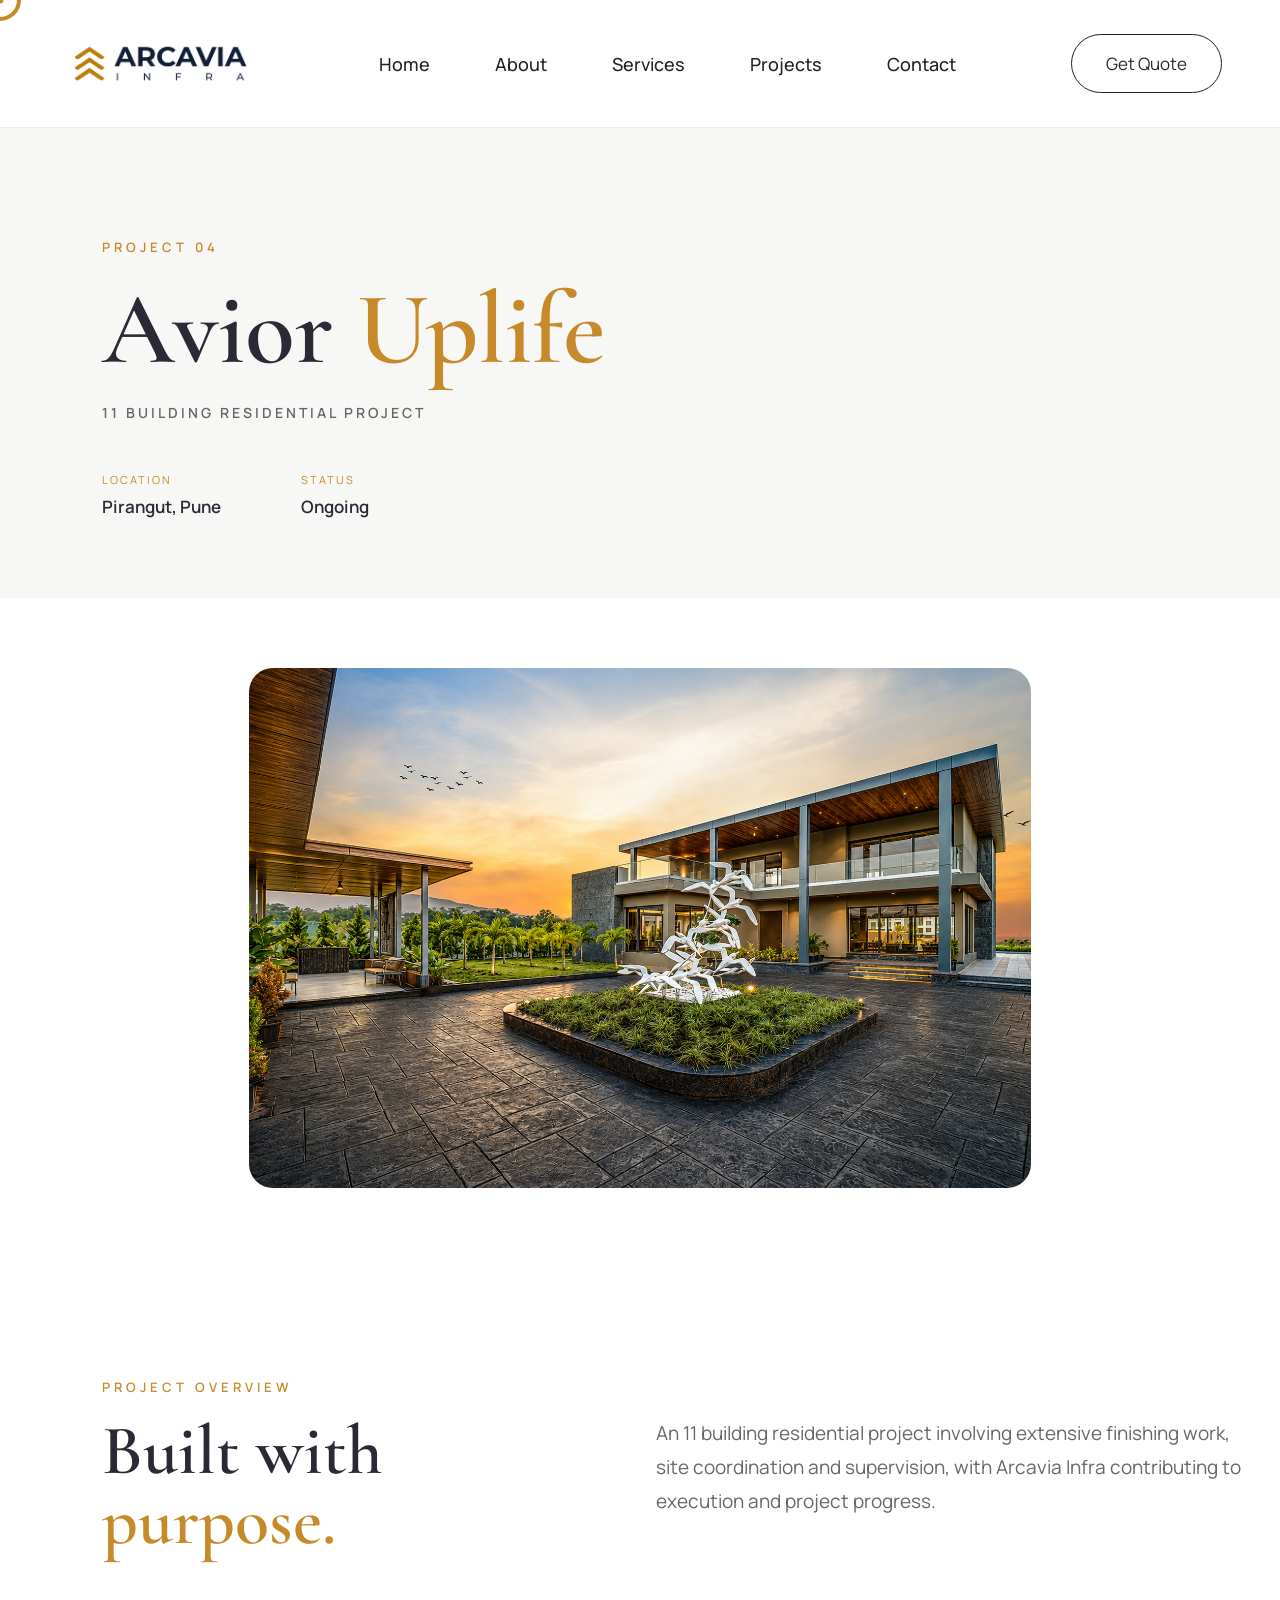
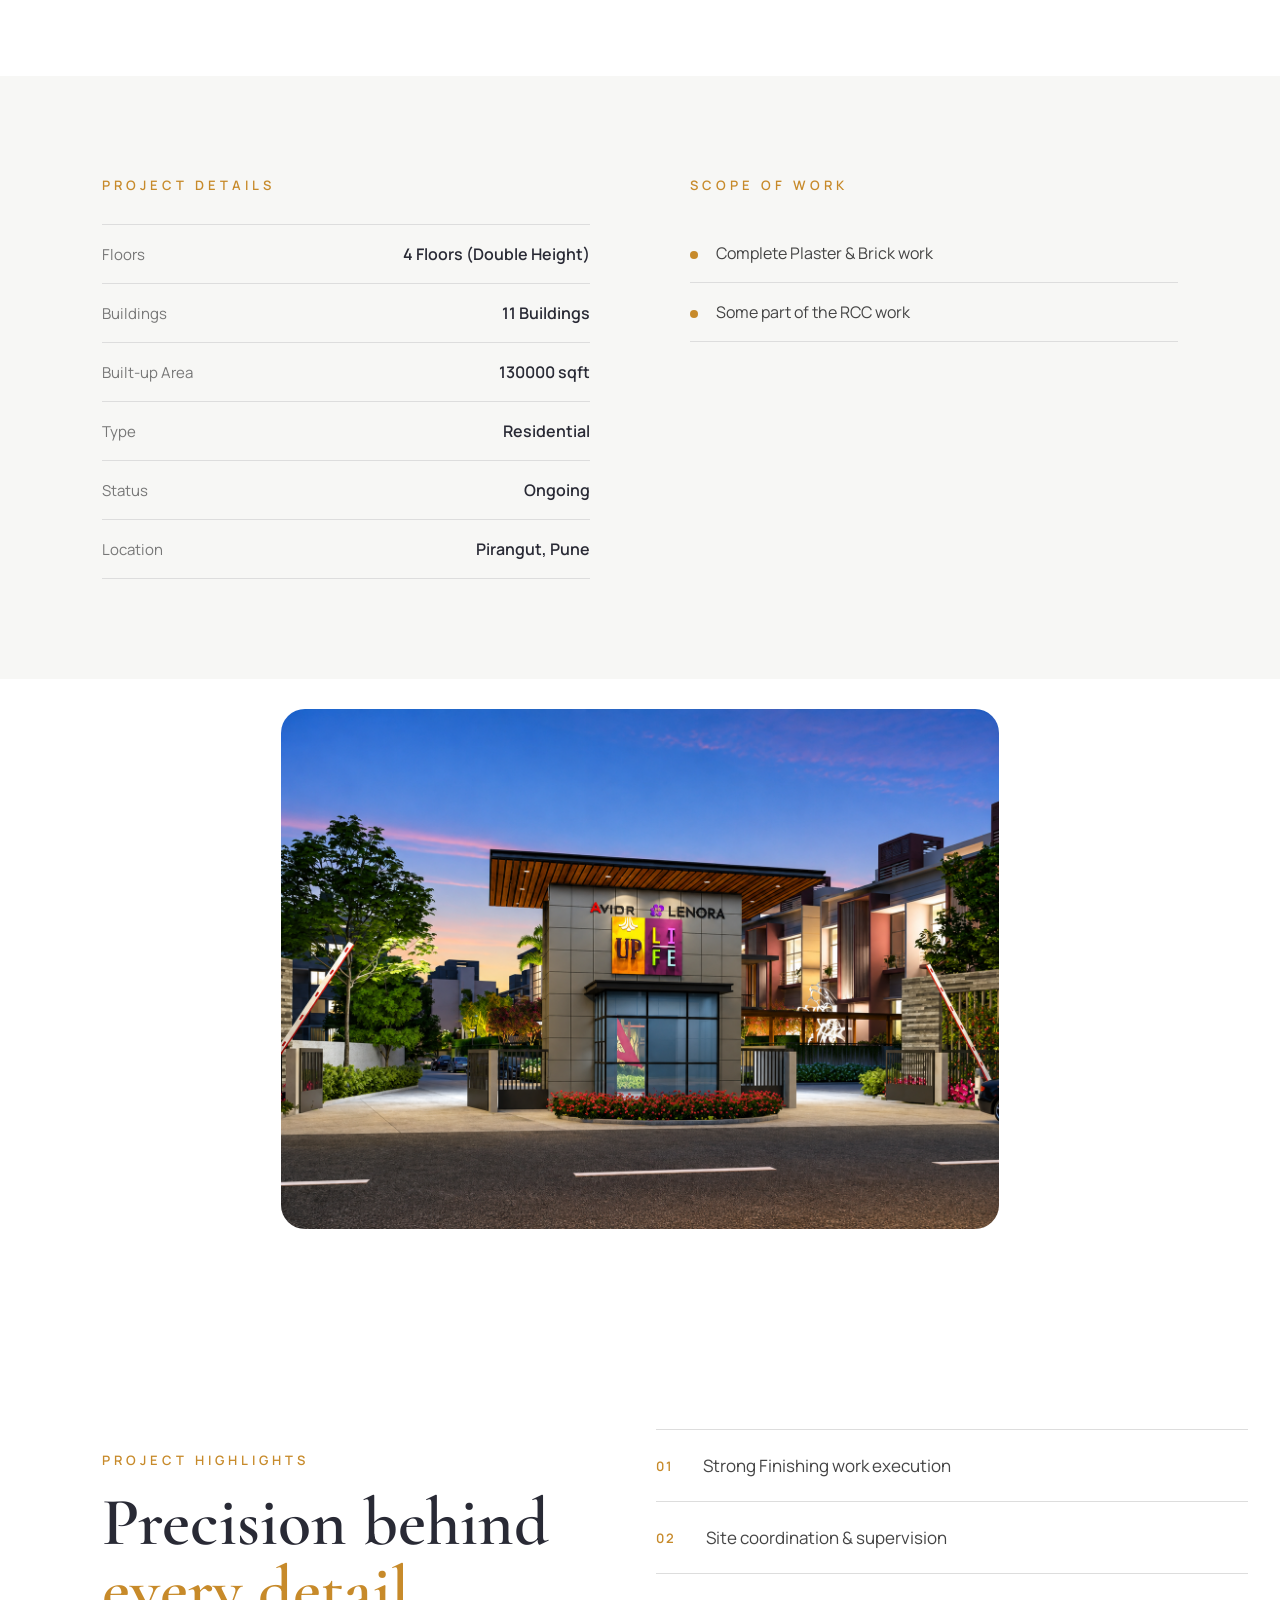
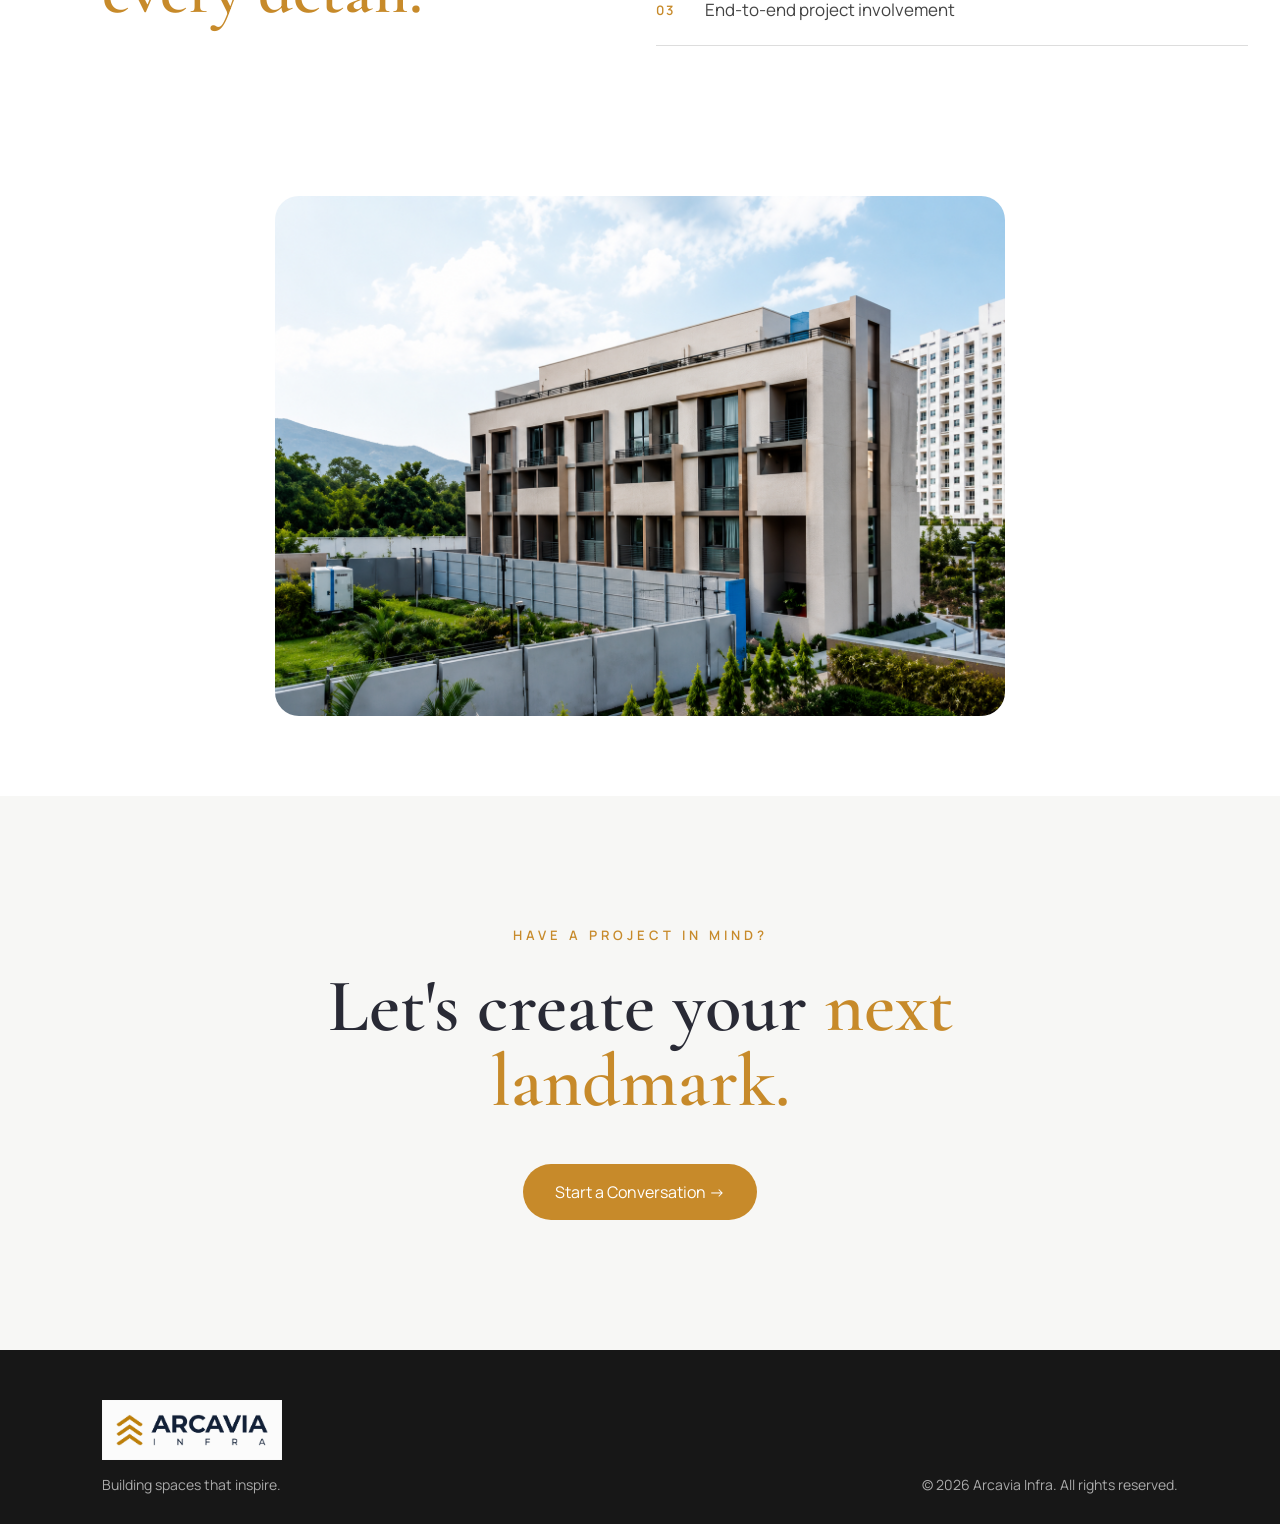
<file: avioruplife.html>
<!DOCTYPE html>
<html lang="en">

<head>

    <meta charset="UTF-8">

    <meta
        name="viewport"
        content="width=device-width, initial-scale=1.0"
    >

    <title>Avior Uplife | Arcavia Infra</title>


    <!-- =====================================================
         GOOGLE FONTS
    ====================================================== -->

    <link rel="preconnect" href="https://fonts.googleapis.com">

    <link rel="preconnect" href="https://fonts.gstatic.com" crossorigin>

    <link
        href="https://fonts.googleapis.com/css2?family=Cormorant+Garamond:wght@500;600;700&family=Manrope:wght@300;400;500;600;700;800&display=swap"
        rel="stylesheet"
    >


    <!-- =====================================================
         PROJECT CSS
    ====================================================== -->

    <link
        rel="stylesheet"
        href="Css/avioruplife.css"
    >

</head>


<body>


<!-- =====================================================
     CUSTOM CURSOR
===================================================== -->

<div class="cursor"></div>

<div class="cursor-dot"></div>



<!-- =====================================================
     NAVBAR
===================================================== -->

<header class="site-header">

    <nav class="navbar">


        <!-- LOGO -->

        <a
            href="index.html"
            class="logo"
        >

            <img
                src="Assets/Images/logo.png"
                alt="Arcavia Infra"
            >

        </a>



        <!-- NAVIGATION -->

        <ul class="nav-links">

            <li>
                <a href="index.html">
                    Home
                </a>
            </li>


            <li>
                <a href="index.html#about">
                    About
                </a>
            </li>


            <li>
                <a href="index.html#services">
                    Services
                </a>
            </li>


            <li>
                <a href="projects.html">
                    Projects
                </a>
            </li>


            <li>
                <a href="index.html#contact">
                    Contact
                </a>
            </li>

        </ul>



        <!-- GET QUOTE -->

        <a
            href="https://wa.me/919607046753"
            class="quote-button"
        >
            Get Quote
        </a>


    </nav>

</header>




<!-- =====================================================
     PROJECT INTRO
===================================================== -->

<section class="project-intro">

    <div class="intro-content">


        <p class="section-tag">
            PROJECT 04
        </p>


        <h1>
            Avior <span>Uplife</span>
        </h1>


        <p class="project-category">
            11 BUILDING RESIDENTIAL PROJECT
        </p>


        <div class="project-meta">


            <!-- LOCATION -->

            <div class="meta-item">

                <span>
                    LOCATION
                </span>

                <strong>
                    Pirangut, Pune
                </strong>

            </div>



            <!-- STATUS -->

            <div class="meta-item">

                <span>
                    STATUS
                </span>

                <strong>
                    Ongoing
                </strong>

            </div>


        </div>

    </div>

</section>




<!-- =====================================================
     IMAGE 01
===================================================== -->

<section class="project-image-section">

    <div class="project-image-wrapper">

        <img
            src="Assets/Images/AviorUplife.png"
            alt="Avior Uplife residential development"
        >

    </div>

</section>




<!-- =====================================================
     PROJECT OVERVIEW
===================================================== -->

<section class="overview-section">


    <div class="overview-title">

        <p class="section-tag">
            PROJECT OVERVIEW
        </p>


        <h2>
            Built with
            <span>purpose.</span>
        </h2>

    </div>



    <div class="overview-text">

        <p>

            An 11 building residential project
            involving extensive finishing work,
            site coordination and supervision,
            with Arcavia Infra contributing to
            execution and project progress.

        </p>

    </div>


</section>




<!-- =====================================================
     PROJECT INFORMATION
===================================================== -->

<section class="information-section">


    <!-- =================================================
         PROJECT DETAILS
    ================================================== -->

    <div class="information-block">

        <p class="section-tag">
            PROJECT DETAILS
        </p>


        <div class="information-list">


            <!-- FLOORS -->

            <div class="information-row">

                <span>
                    Floors
                </span>

                <strong>
                    4 Floors (Double Height)
                </strong>

            </div>



            <!-- BUILDINGS -->

            <div class="information-row">

                <span>
                    Buildings
                </span>

                <strong>
                    11 Buildings
                </strong>

            </div>



            <!-- AREA -->

            <div class="information-row">

                <span>
                    Built-up Area
                </span>

                <strong>
                    130000 sqft
                </strong>

            </div>



            <!-- TYPE -->

            <div class="information-row">

                <span>
                    Type
                </span>

                <strong>
                    Residential
                </strong>

            </div>



            <!-- STATUS -->

            <div class="information-row">

                <span>
                    Status
                </span>

                <strong>
                    Ongoing
                </strong>

            </div>



            <!-- LOCATION -->

            <div class="information-row">

                <span>
                    Location
                </span>

                <strong>
                    Pirangut, Pune
                </strong>

            </div>


        </div>

    </div>



    <!-- =================================================
         SCOPE OF WORK
    ================================================== -->

    <div class="information-block">

        <p class="section-tag">
            SCOPE OF WORK
        </p>


        <ul class="scope-list">

            <li>
                Complete Plaster &amp; Brick work
            </li>

            <li>
                Some part of the RCC work
            </li>

        </ul>


    </div>


</section>




<!-- =====================================================
     IMAGE 02
===================================================== -->

<section class="project-image-section gallery-section">

    <div class="project-image-wrapper">

        <img
            src="Assets/Images/Avioruplife2.png"
            alt="Avior Uplife construction view"
        >

    </div>

</section>




<!-- =====================================================
     PROJECT HIGHLIGHTS
===================================================== -->

<section class="highlights-section">


    <div class="highlights-title">

        <p class="section-tag">
            PROJECT HIGHLIGHTS
        </p>


        <h2>

            Precision behind
            <span>every detail.</span>

        </h2>

    </div>



    <div class="highlights-list">


        <!-- HIGHLIGHT 01 -->

        <div class="highlight-item">

            <span>
                01
            </span>

            <p>
                Strong Finishing work execution
            </p>

        </div>



        <!-- HIGHLIGHT 02 -->

        <div class="highlight-item">

            <span>
                02
            </span>

            <p>
                Site coordination &amp; supervision
            </p>

        </div>



        <!-- HIGHLIGHT 03 -->

        <div class="highlight-item">

            <span>
                03
            </span>

            <p>
                End-to-end project involvement
            </p>

        </div>


    </div>


</section>




<!-- =====================================================
     IMAGE 03
===================================================== -->

<section class="project-image-section gallery-section">

    <div class="project-image-wrapper">

        <img
            src="Assets/Images/Avioruplife3.png"
            alt="Avior Uplife development"
        >

    </div>

</section>




<!-- =====================================================
     CTA
===================================================== -->

<section class="project-cta">


    <p class="section-tag">
        HAVE A PROJECT IN MIND?
    </p>


    <h2>

        Let's create your
        <span>next landmark.</span>

    </h2>


    <a
        href="https://wa.me/919607046753"
        class="primary-button"
    >

        Start a Conversation →

    </a>


</section>




<!-- =====================================================
     FOOTER
===================================================== -->

<footer class="site-footer">


    <div class="footer-left">

        <img
            src="Assets/Images/logo3.png"
            alt="Arcavia Infra"
        >


        <p>
            Building spaces that inspire.
        </p>

    </div>


    <p class="copyright">

        © 2026 Arcavia Infra. All rights reserved.

    </p>


</footer>




<!-- =====================================================
     JAVASCRIPT
===================================================== -->

<script src="JS/main.js"></script>


</body>

</html>
</file>
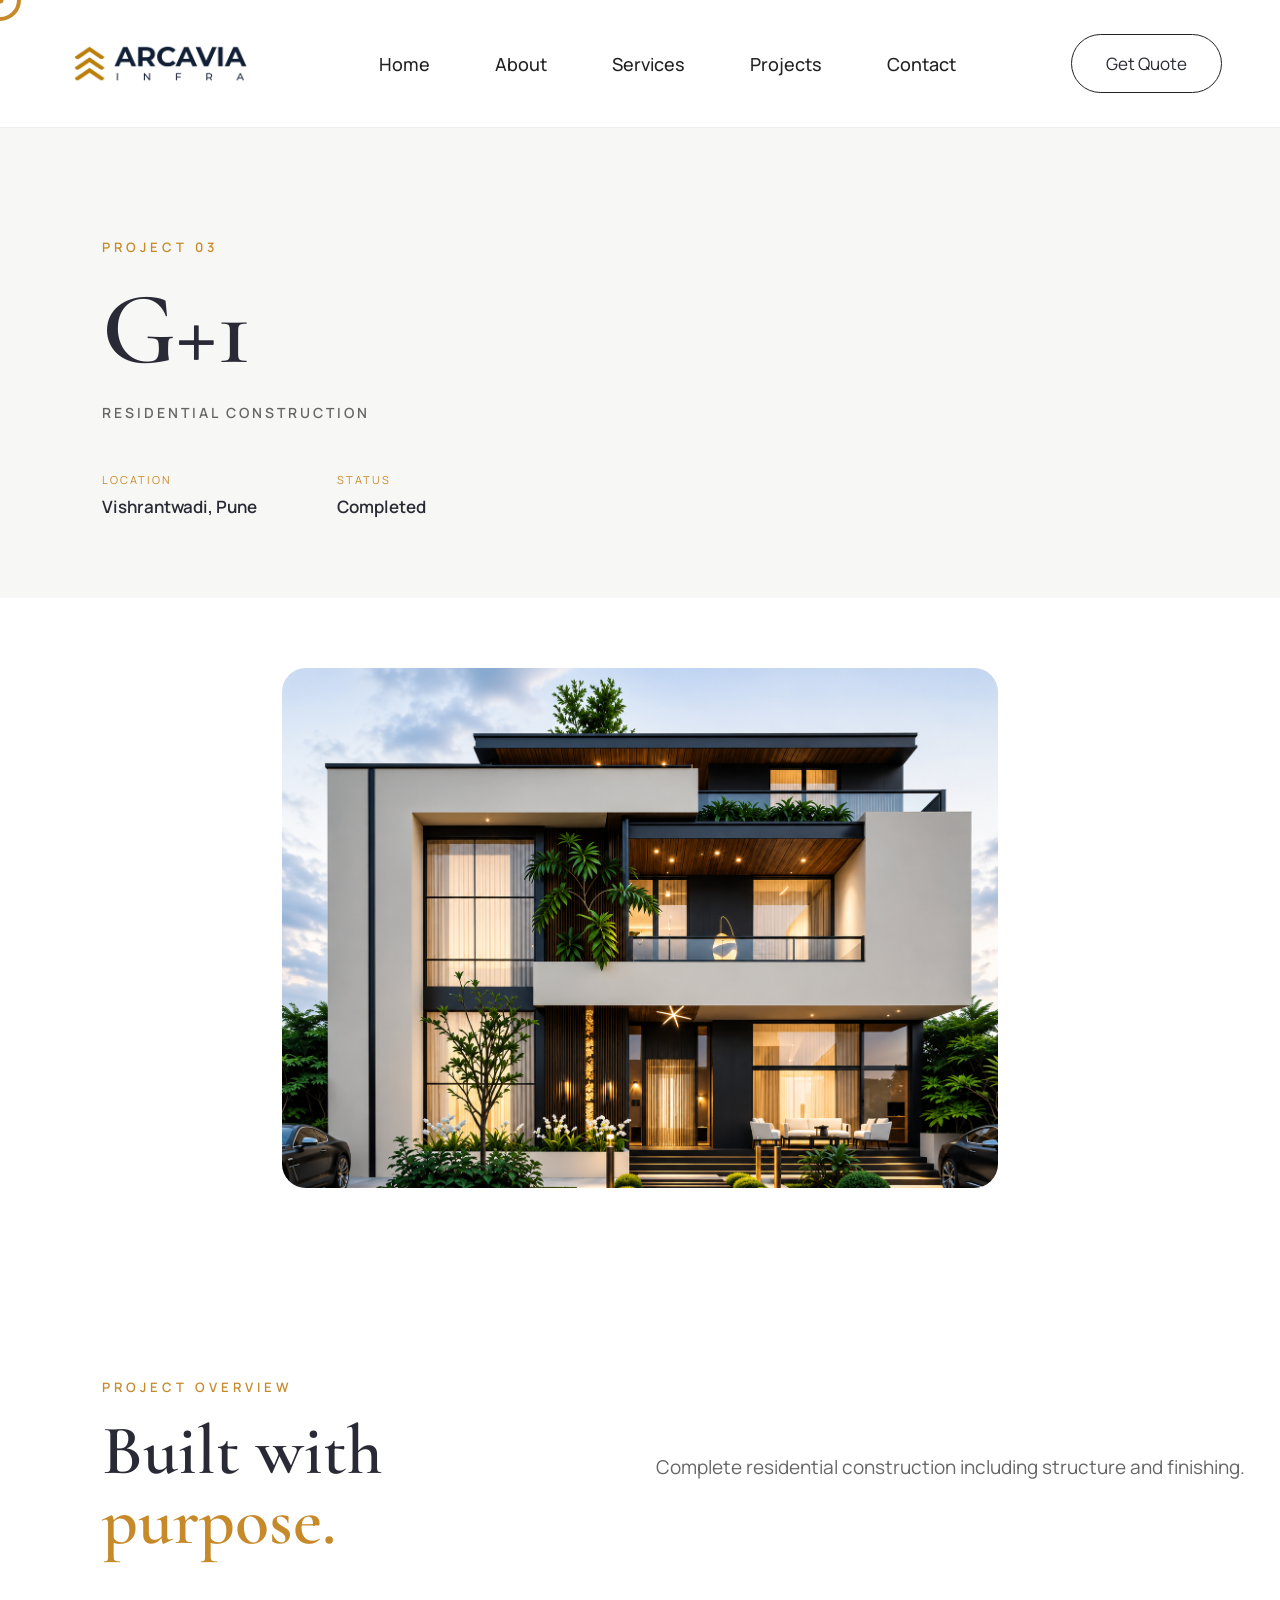
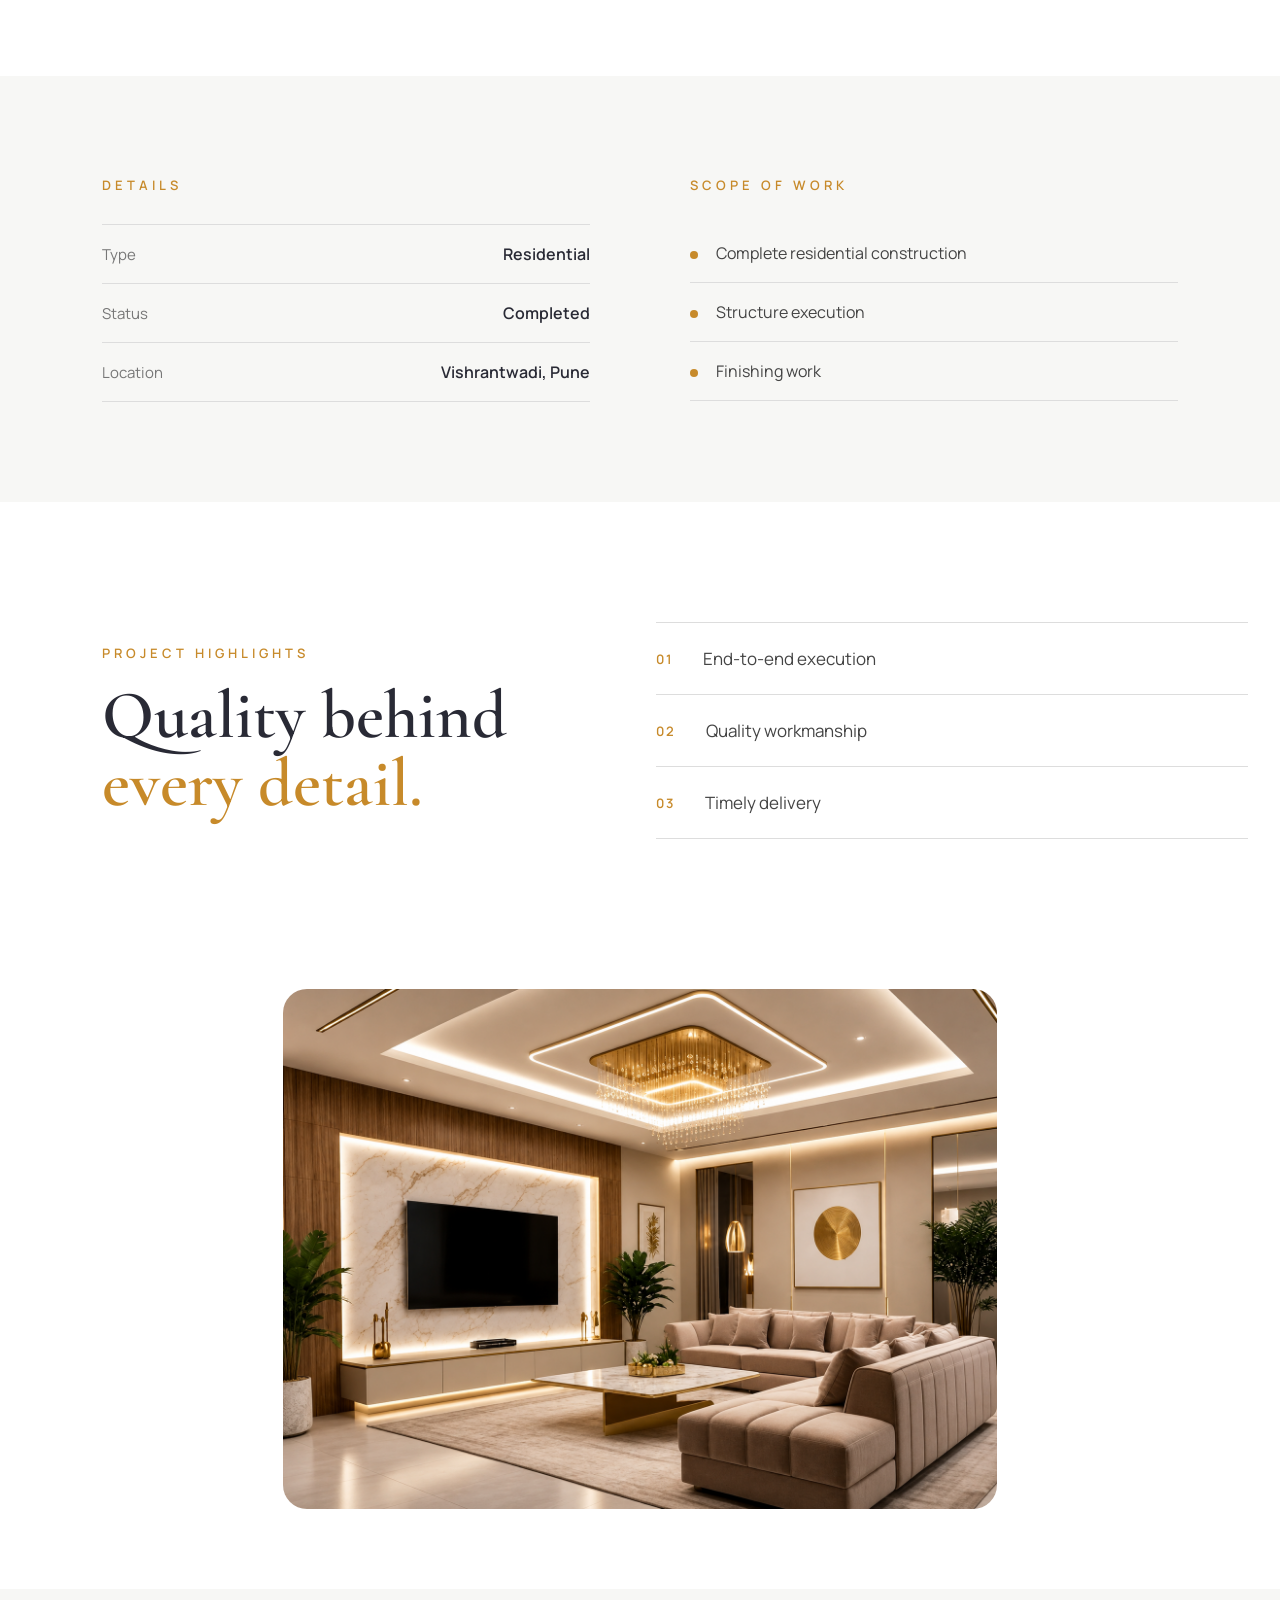
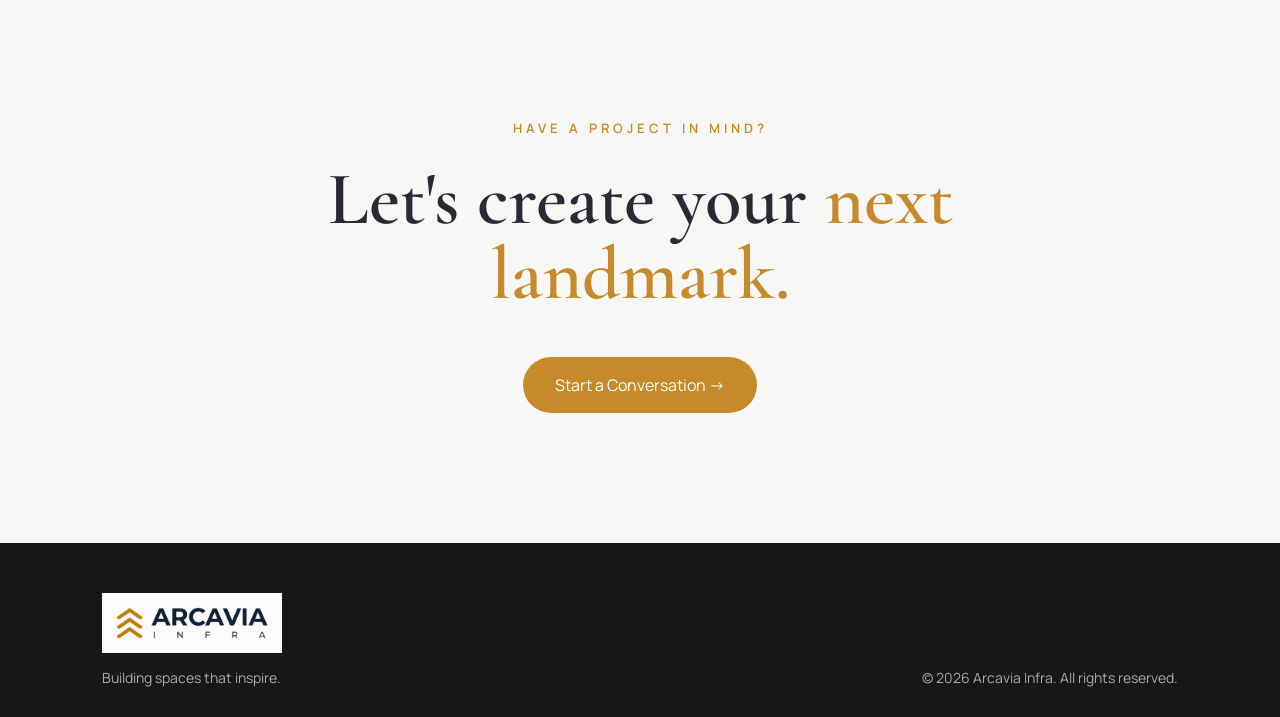
<file: gplus1.html>
<!DOCTYPE html>
<html lang="en">

<head>

    <meta charset="UTF-8">

    <meta name="viewport" content="width=device-width, initial-scale=1.0">

    <title>G+1 | Arcavia Infra</title>


    <!-- Google Fonts -->

    <link rel="preconnect" href="https://fonts.googleapis.com">

    <link rel="preconnect" href="https://fonts.gstatic.com" crossorigin>

    <link
        href="https://fonts.googleapis.com/css2?family=Cormorant+Garamond:wght@500;600;700&family=Manrope:wght@300;400;500;600;700;800&display=swap"
        rel="stylesheet"
    >


    <!-- G+1 CSS -->

    <link rel="stylesheet" href="Css/meccaavenue.css">

</head>


<body>


<!-- =====================================================
     CUSTOM CURSOR
===================================================== -->

<div class="cursor"></div>
<div class="cursor-dot"></div>



<!-- =====================================================
     NAVBAR
===================================================== -->

<header class="site-header">

    <nav class="navbar">


        <!-- LOGO -->

        <a href="index.html" class="logo">

            <img
                src="Assets/Images/logo.png"
                alt="Arcavia Infra"
            >

        </a>



        <!-- NAVIGATION -->

        <ul class="nav-links">

            <li>
                <a href="index.html">Home</a>
            </li>

            <li>
                <a href="index.html#about">About</a>
            </li>

            <li>
                <a href="index.html#services">Services</a>
            </li>

            <li>
                <a href="projects.html">Projects</a>
            </li>

            <li>
                <a href="index.html#contact">Contact</a>
            </li>

        </ul>



        <!-- GET QUOTE -->

        <at
            href="https://wa.me/919607046753"
            class="quote-button"
        >

            Get Quote

        </a>


    </nav>

</header>




<!-- =====================================================
     PROJECT INTRO
===================================================== -->

<section class="project-intro">

    <div class="intro-content">

        <p class="section-tag">
            PROJECT 03
        </p>


        <h1>
            G+1
        </h1>


        <p class="project-category">
            RESIDENTIAL CONSTRUCTION
        </p>


        <div class="project-meta">


            <div class="meta-item">

                <span>LOCATION</span>

                <strong>
                    Vishrantwadi, Pune
                </strong>

            </div>



            <div class="meta-item">

                <span>STATUS</span>

                <strong>
                    Completed
                </strong>

            </div>


        </div>

    </div>

</section>




<!-- =====================================================
     IMAGE 01
===================================================== -->

<section class="project-image-section">

    <div class="project-image-wrapper">

        <img
            src="Assets/Images/G+1.png"
            alt="G+1 residential construction"
        >

    </div>

</section>




<!-- =====================================================
     PROJECT OVERVIEW
===================================================== -->

<section class="overview-section">


    <div class="overview-title">

        <p class="section-tag">
            PROJECT OVERVIEW
        </p>

        <h2>
            Built with
            <span>purpose.</span>
        </h2>

    </div>



    <div class="overview-text">

        <p>

            Complete residential construction
            including structure and finishing.

        </p>

    </div>


</section>




<!-- =====================================================
     PROJECT INFORMATION
===================================================== -->

<section class="information-section">


    <!-- DETAILS -->

    <div class="information-block">

        <p class="section-tag">
            DETAILS
        </p>


        <div class="information-list">


            <div class="information-row">

                <span>
                    Type
                </span>

                <strong>
                    Residential
                </strong>

            </div>



            <div class="information-row">

                <span>
                    Status
                </span>

                <strong>
                    Completed
                </strong>

            </div>



            <div class="information-row">

                <span>
                    Location
                </span>

                <strong>
                    Vishrantwadi, Pune
                </strong>

            </div>


        </div>

    </div>



    <!-- SCOPE -->

    <div class="information-block">

        <p class="section-tag">
            SCOPE OF WORK
        </p>


        <ul class="scope-list">

            <li>
                Complete residential construction
            </li>

            <li>
                Structure execution
            </li>

            <li>
                Finishing work
            </li>

        </ul>

    </div>


</section>




<!-- =====================================================
     PROJECT HIGHLIGHTS
===================================================== -->

<section class="highlights-section">


    <div class="highlights-title">

        <p class="section-tag">
            PROJECT HIGHLIGHTS
        </p>


        <h2>

            Quality behind
            <span>every detail.</span>

        </h2>

    </div>



    <div class="highlights-list">


        <div class="highlight-item">

            <span>
                01
            </span>

            <p>
                End-to-end execution
            </p>

        </div>



        <div class="highlight-item">

            <span>
                02
            </span>

            <p>
                Quality workmanship
            </p>

        </div>



        <div class="highlight-item">

            <span>
                03
            </span>

            <p>
                Timely delivery
            </p>

        </div>


    </div>


</section>




<!-- =====================================================
     IMAGE 02
===================================================== -->

<section class="project-image-section gallery-section">

    <div class="project-image-wrapper">

        <img
            src="Assets/Images/InteriorWork2.png"
            alt="G+1 residential interior"
        >

    </div>

</section>




<!-- =====================================================
     CTA
===================================================== -->

<section class="project-cta">


    <p class="section-tag">
        HAVE A PROJECT IN MIND?
    </p>


    <h2>

        Let's create your
        <span>next landmark.</span>

    </h2>


    <a
        href="https://wa.me/919607046753"
        class="primary-button"
    >

        Start a Conversation →

    </a>


</section>




<!-- =====================================================
     FOOTER
===================================================== -->

<footer class="site-footer">


    <div class="footer-left">

        <img
            src="Assets/Images/logo3.png"
            alt="Arcavia Infra"
        >

        <p>
            Building spaces that inspire.
        </p>

    </div>


    <p class="copyright">

        © 2026 Arcavia Infra. All rights reserved.

    </p>


</footer>


<!-- =====================================================
     JAVASCRIPT
===================================================== -->

<script src="JS/main.js"></script>


</body>

</html>
</file>
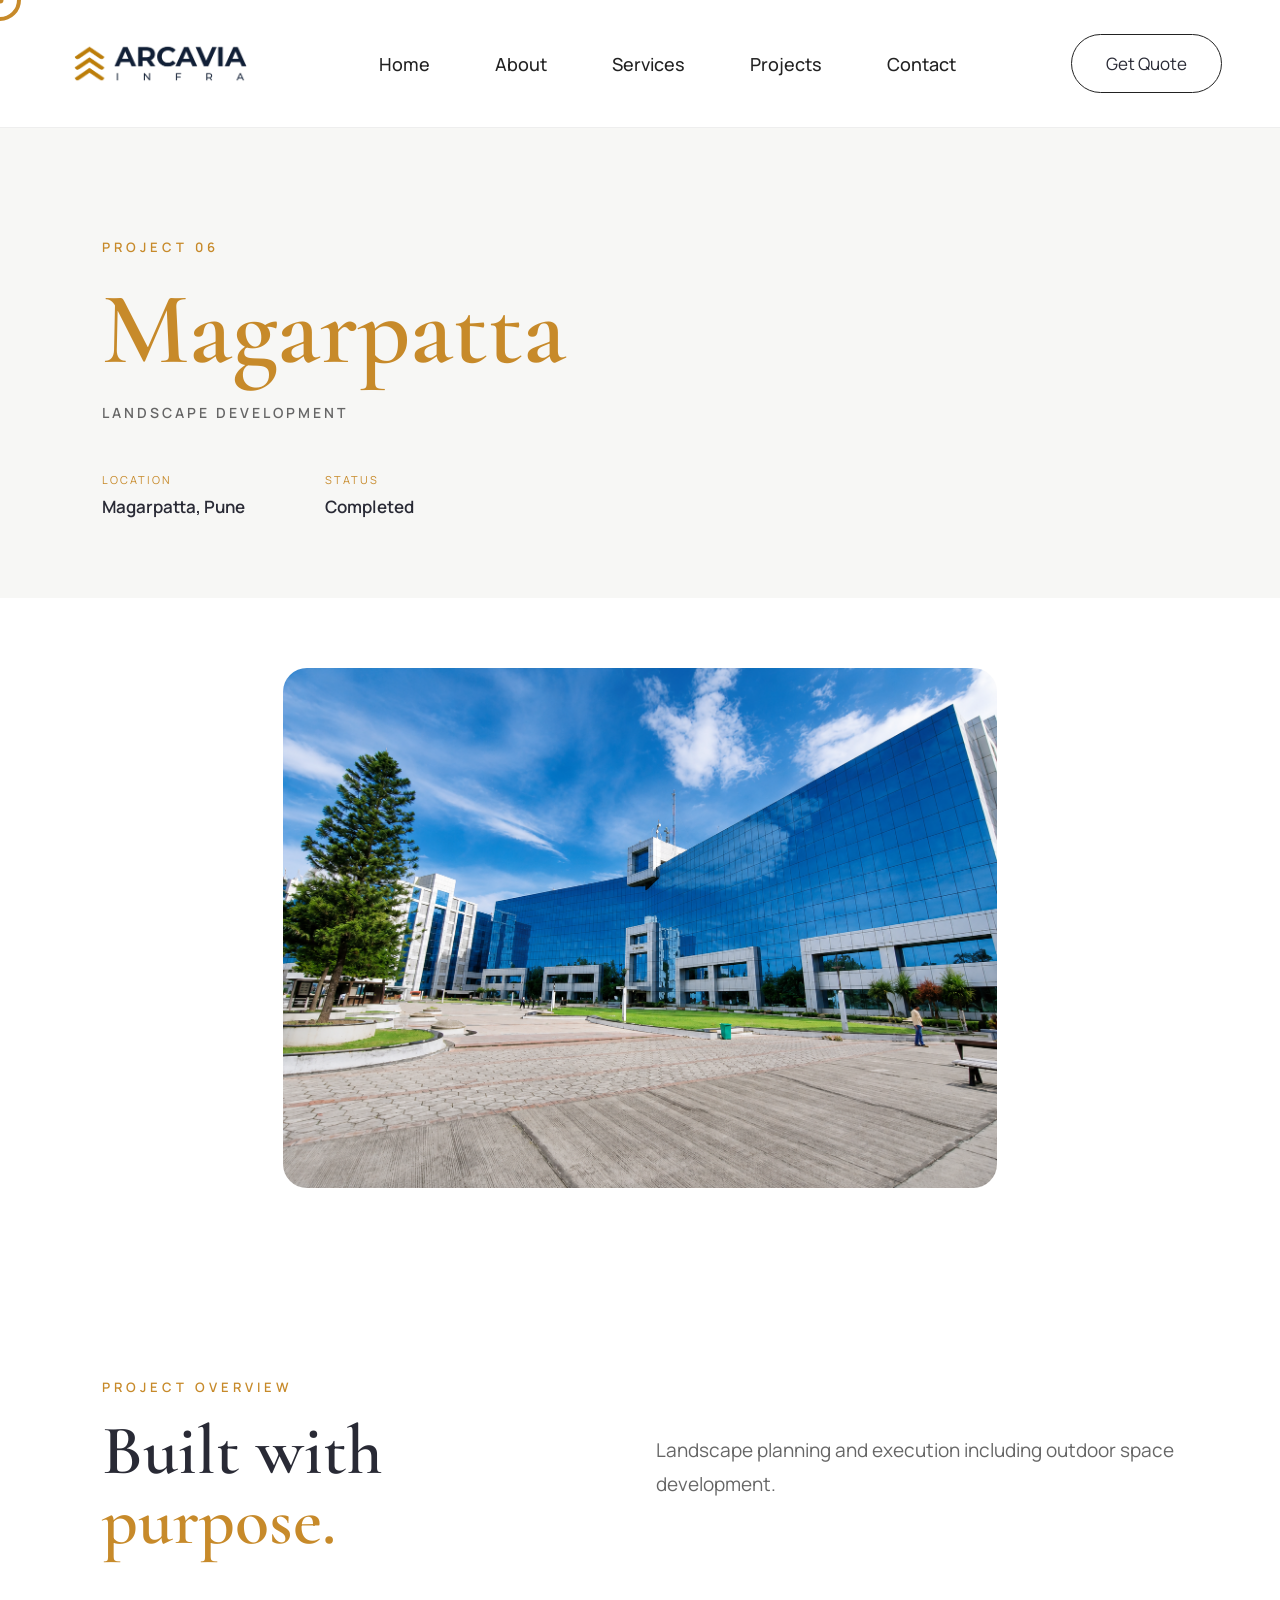
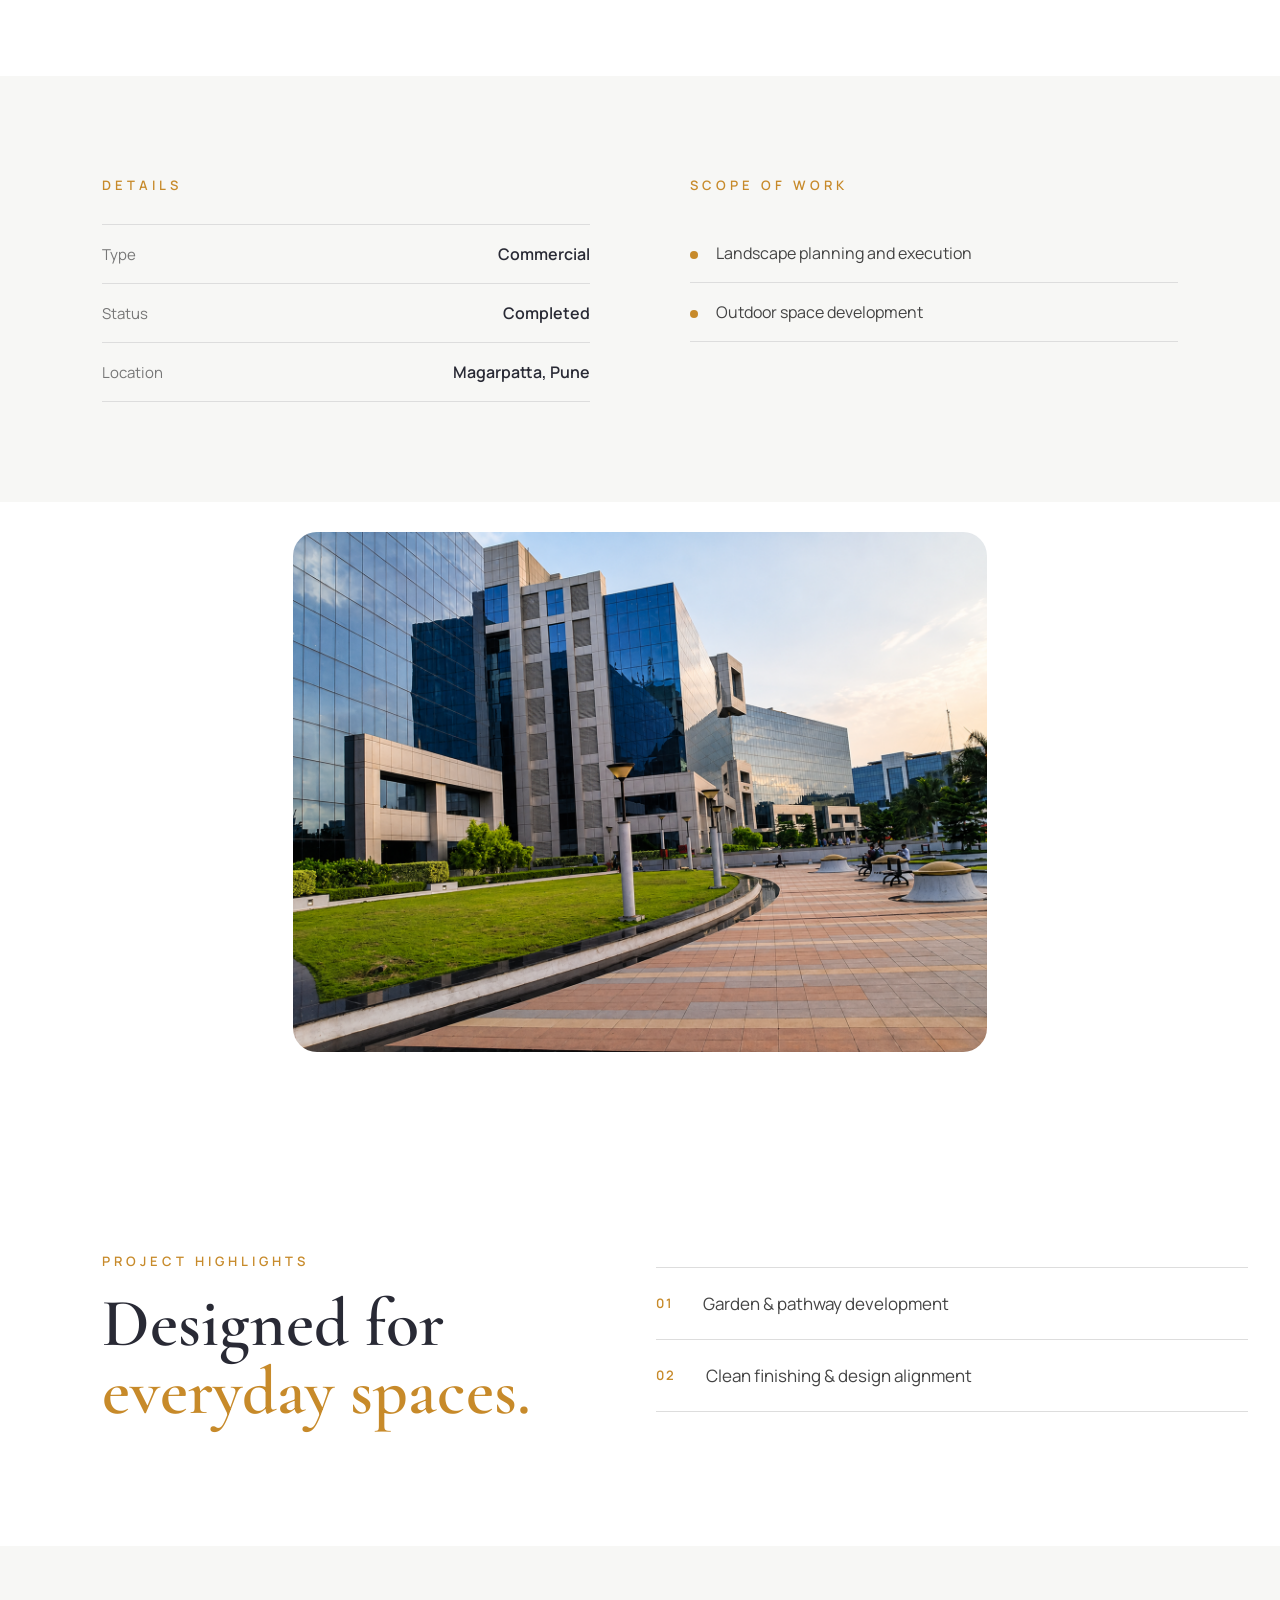
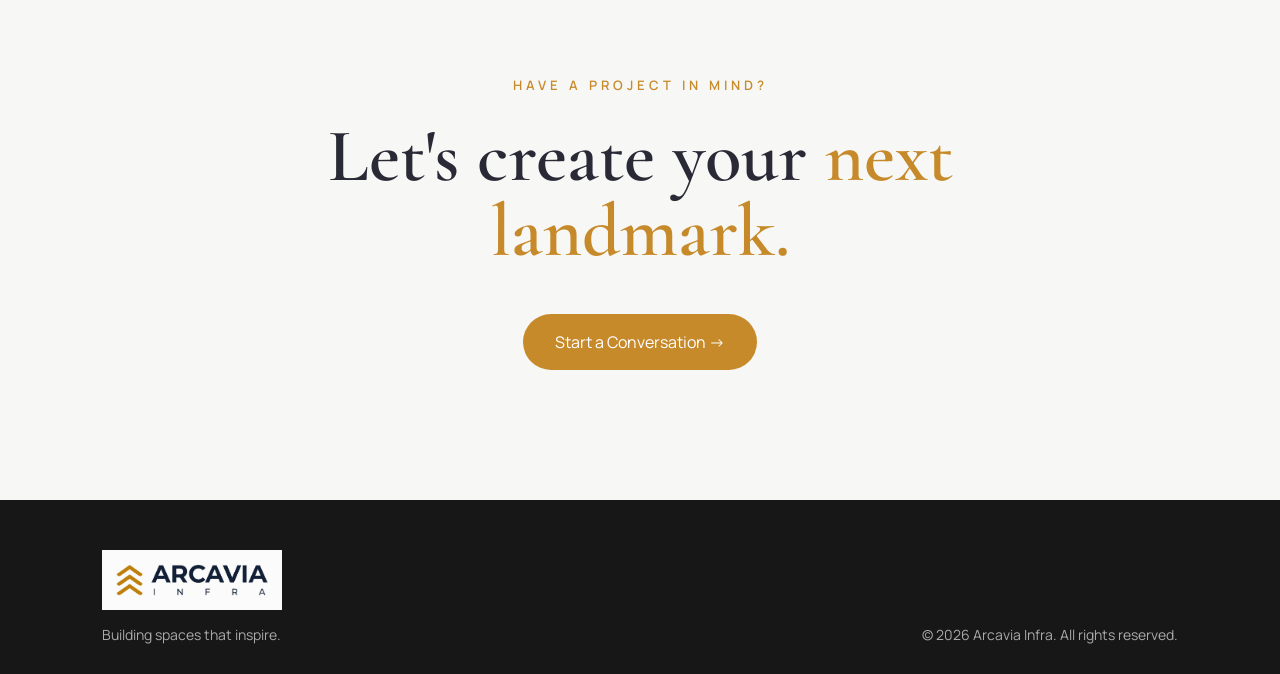
<file: magarpatta.html>
<!DOCTYPE html>
<html lang="en">

<head>

    <meta charset="UTF-8">

    <meta name="viewport" content="width=device-width, initial-scale=1.0">

    <title>Magarpatta | Arcavia Infra</title>


    <!-- Google Fonts -->

    <link rel="preconnect" href="https://fonts.googleapis.com">

    <link rel="preconnect" href="https://fonts.gstatic.com" crossorigin>

    <link
        href="https://fonts.googleapis.com/css2?family=Cormorant+Garamond:wght@500;600;700&family=Manrope:wght@300;400;500;600;700;800&display=swap"
        rel="stylesheet"
    >


    <!-- Mecca Avenue CSS -->

    <link rel="stylesheet" href="Css/meccaavenue.css">

</head>


<body>


<!-- =====================================================
     CUSTOM CURSOR
===================================================== -->

<div class="cursor"></div>
<div class="cursor-dot"></div>



<!-- =====================================================
     NAVBAR
===================================================== -->

<header class="site-header">

    <nav class="navbar">


        <!-- LOGO -->

        <a href="index.html" class="logo">

            <img
                src="Assets/Images/logo.png"
                alt="Arcavia Infra"
            >

        </a>



        <!-- NAVIGATION -->

        <ul class="nav-links">

            <li>
                <a href="index.html">Home</a>
            </li>

            <li>
                <a href="index.html#about">About</a>
            </li>

            <li>
                <a href="index.html#services">Services</a>
            </li>

            <li>
                <a href="projects.html">Projects</a>
            </li>

            <li>
                <a href="index.html#contact">Contact</a>
            </li>

        </ul>



        <!-- GET QUOTE -->

        <a
            href="https://wa.me/919607046753"
            class="quote-button"
        >
            Get Quote
        </a>


    </nav>

</header>




<!-- =====================================================
     PROJECT INTRO
===================================================== -->

<section class="project-intro">

    <div class="intro-content">

        <p class="section-tag">
            PROJECT 06
        </p>


        <h1>
            <span>Magarpatta</span>
        </h1>


        <p class="project-category">
            LANDSCAPE DEVELOPMENT
        </p>


        <div class="project-meta">


            <div class="meta-item">

                <span>LOCATION</span>

                <strong>
                    Magarpatta, Pune
                </strong>

            </div>



            <div class="meta-item">

                <span>STATUS</span>

                <strong>
                    Completed
                </strong>

            </div>


        </div>

    </div>

</section>




<!-- =====================================================
     IMAGE 01
===================================================== -->

<section class="project-image-section">

    <div class="project-image-wrapper">

        <img
            src="Assets/Images/Magarpatta.png"
            alt="Magarpatta landscape development"
        >

    </div>

</section>




<!-- =====================================================
     PROJECT OVERVIEW
===================================================== -->

<section class="overview-section">


    <div class="overview-title">

        <p class="section-tag">
            PROJECT OVERVIEW
        </p>

        <h2>
            Built with
            <span>purpose.</span>
        </h2>

    </div>



    <div class="overview-text">

        <p>

            Landscape planning and execution
            including outdoor space development.

        </p>

    </div>


</section>




<!-- =====================================================
     PROJECT INFORMATION
===================================================== -->

<section class="information-section">


    <!-- DETAILS -->

    <div class="information-block">

        <p class="section-tag">
            DETAILS
        </p>


        <div class="information-list">


            <div class="information-row">

                <span>
                    Type
                </span>

                <strong>
                    Commercial
                </strong>

            </div>



            <div class="information-row">

                <span>
                    Status
                </span>

                <strong>
                    Completed
                </strong>

            </div>



            <div class="information-row">

                <span>
                    Location
                </span>

                <strong>
                    Magarpatta, Pune
                </strong>

            </div>


        </div>

    </div>



    <!-- SCOPE -->

    <div class="information-block">

        <p class="section-tag">
            SCOPE OF WORK
        </p>


        <ul class="scope-list">

            <li>
                Landscape planning and execution
            </li>

            <li>
                Outdoor space development
            </li>

        </ul>

    </div>


</section>




<!-- =====================================================
     IMAGE 02
===================================================== -->

<section class="project-image-section gallery-section">

    <div class="project-image-wrapper">

        <img
            src="Assets/Images/magarpatta2.png"
            alt="Magarpatta landscape development"
        >

    </div>

</section>




<!-- =====================================================
     PROJECT HIGHLIGHTS
===================================================== -->

<section class="highlights-section">


    <div class="highlights-title">

        <p class="section-tag">
            PROJECT HIGHLIGHTS
        </p>


        <h2>

            Designed for
            <span>everyday spaces.</span>

        </h2>

    </div>



    <div class="highlights-list">


        <div class="highlight-item">

            <span>
                01
            </span>

            <p>
                Garden & pathway development
            </p>

        </div>



        <div class="highlight-item">

            <span>
                02
            </span>

            <p>
                Clean finishing & design alignment
            </p>

        </div>


    </div>


</section>




<!-- =====================================================
     CTA
===================================================== -->

<section class="project-cta">


    <p class="section-tag">
        HAVE A PROJECT IN MIND?
    </p>


    <h2>

        Let's create your
        <span>next landmark.</span>

    </h2>


    <a
        href="https://wa.me/919607046753"
        class="primary-button"
    >

        Start a Conversation →

    </a>


</section>




<!-- =====================================================
     FOOTER
===================================================== -->

<footer class="site-footer">


    <div class="footer-left">

        <img
            src="Assets/Images/logo3.png"
            alt="Arcavia Infra"
        >

        <p>
            Building spaces that inspire.
        </p>

    </div>


    <p class="copyright">

        © 2026 Arcavia Infra. All rights reserved.

    </p>


</footer>



<!-- =====================================================
     JAVASCRIPT
===================================================== -->

<script src="JS/main.js"></script>


</body>

</html>
</file>
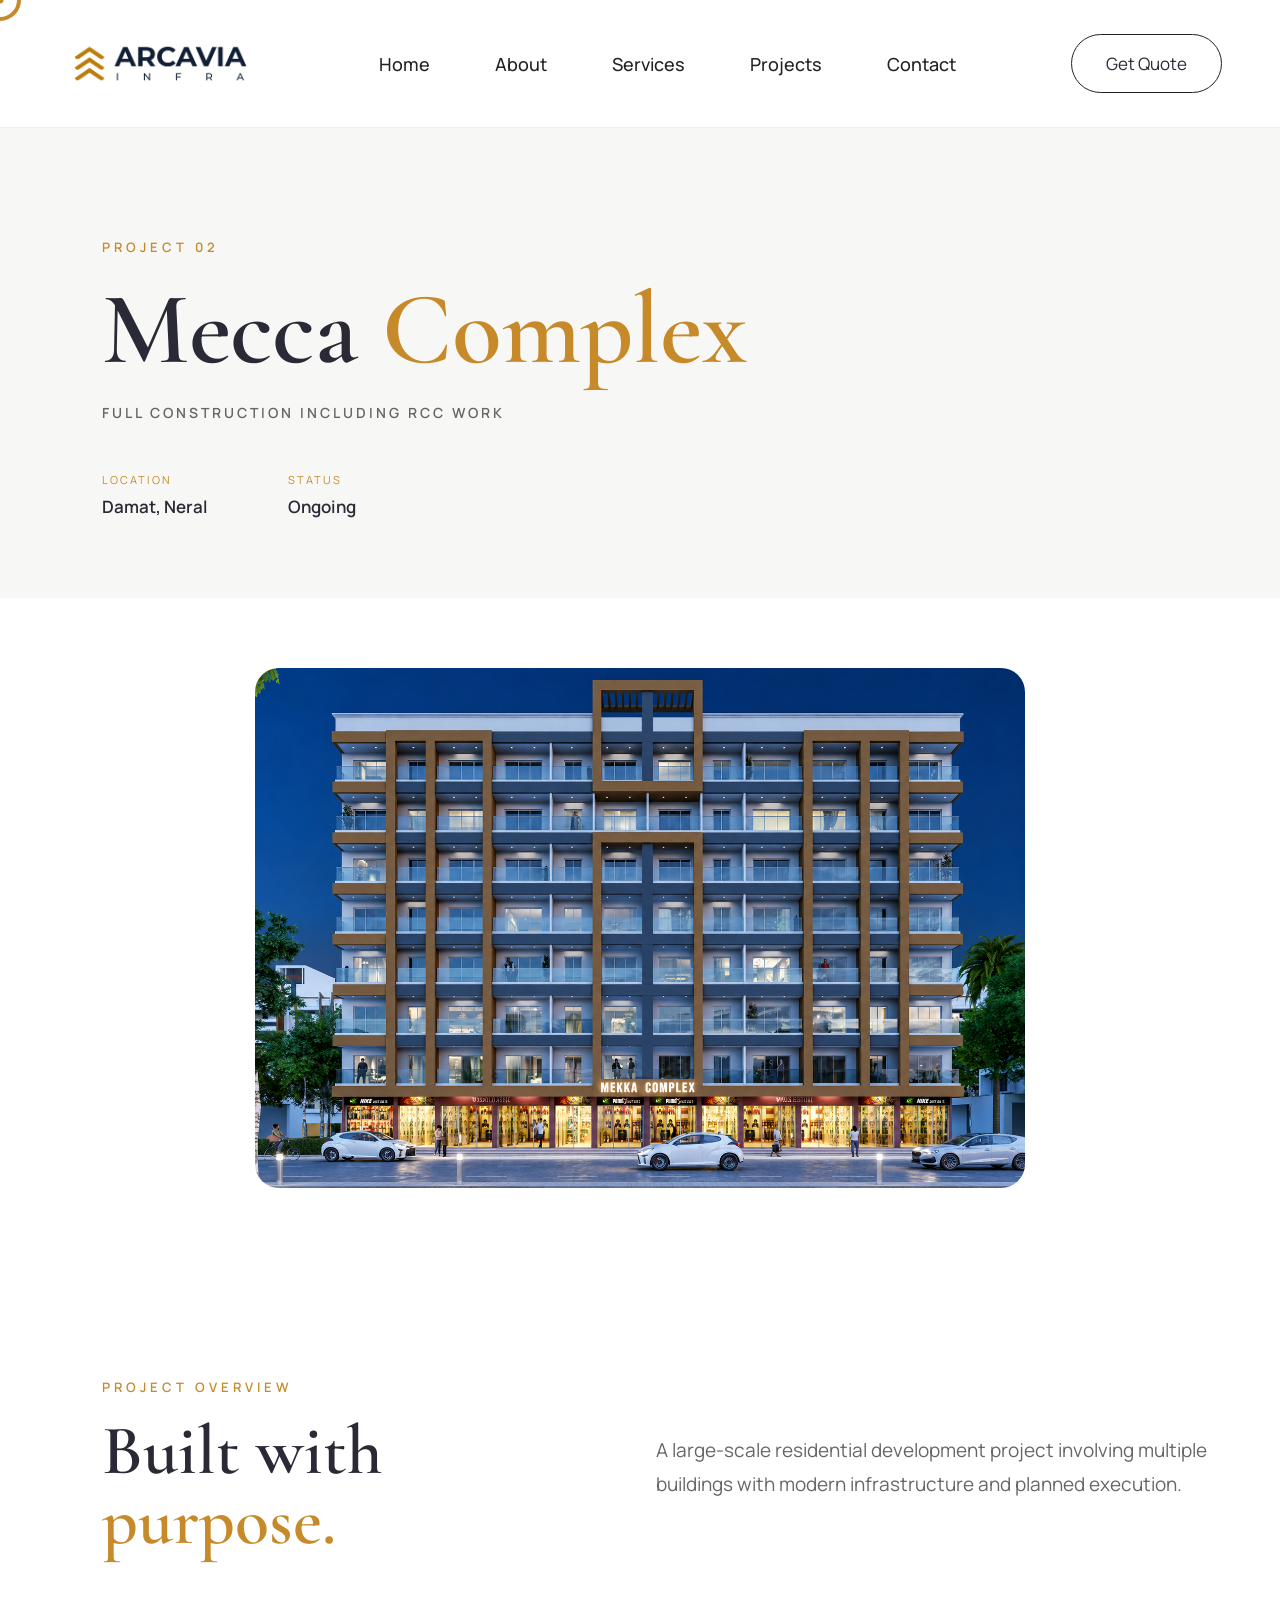
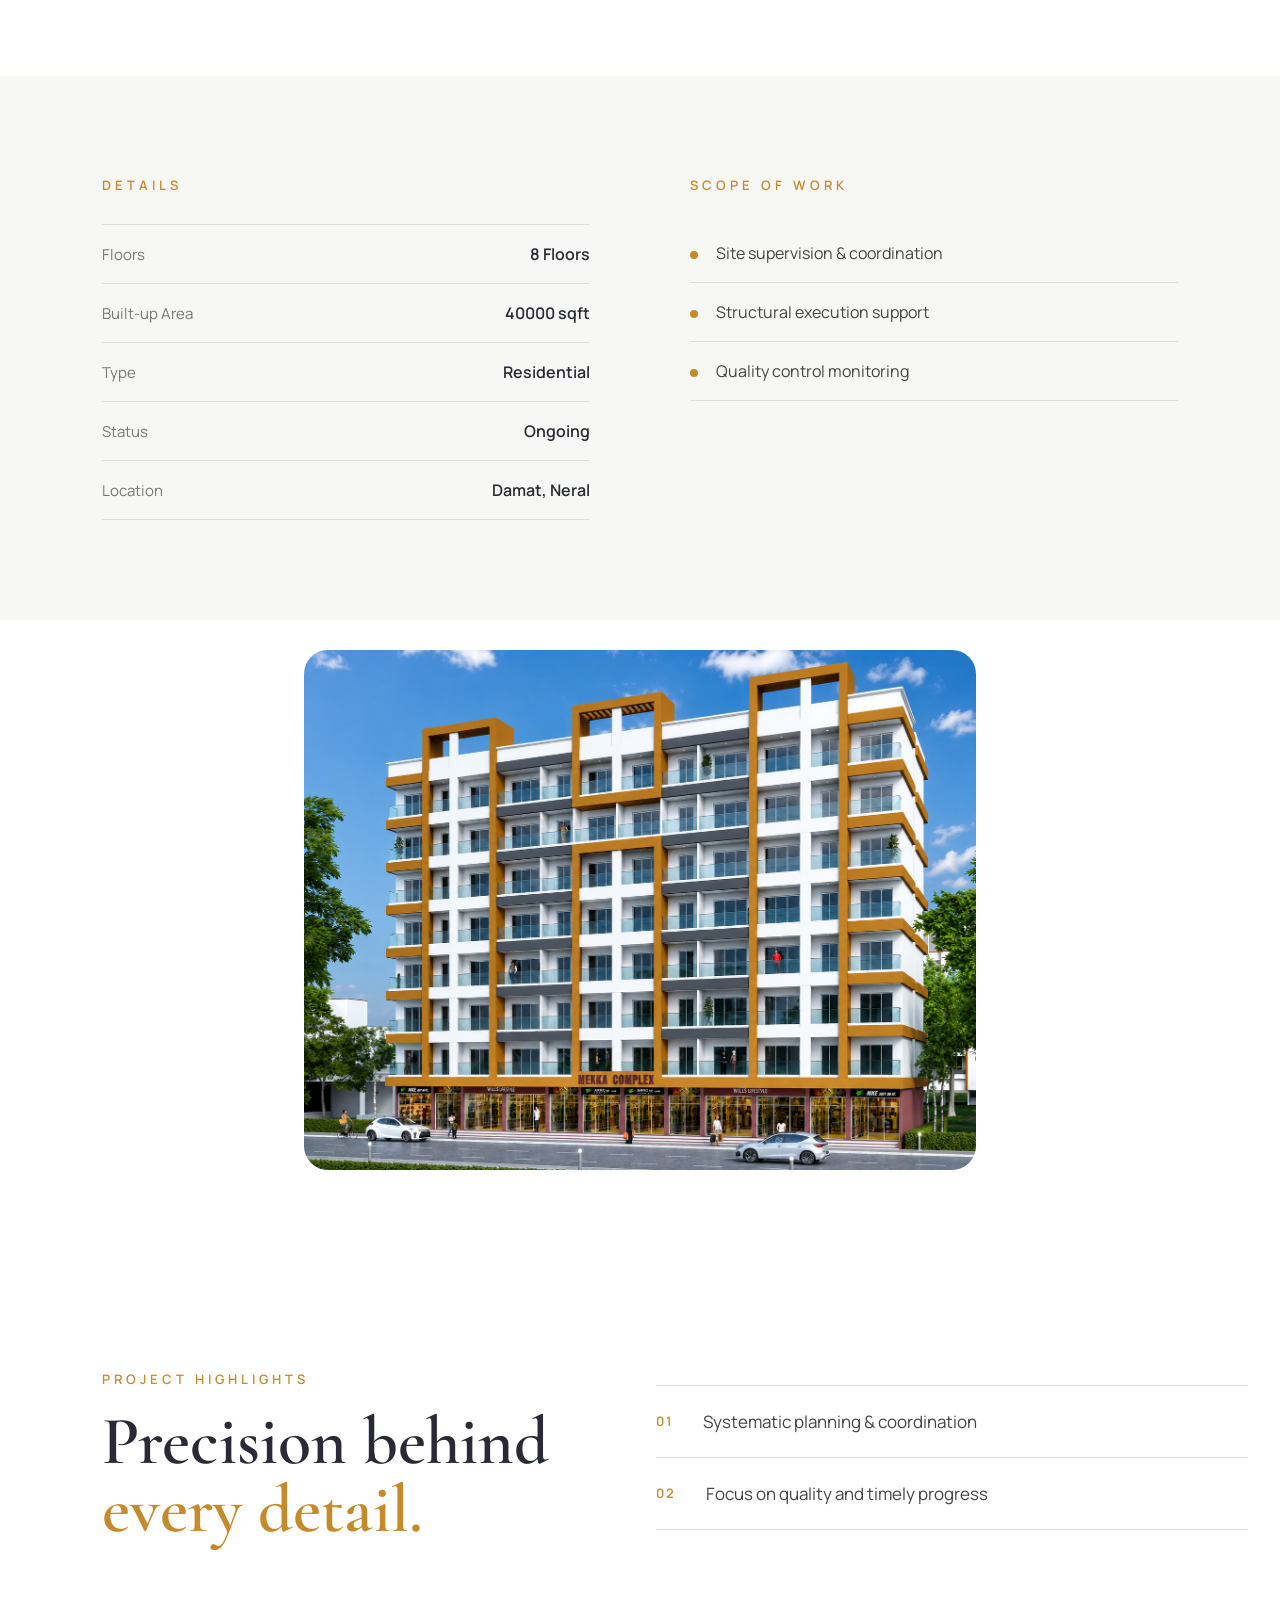
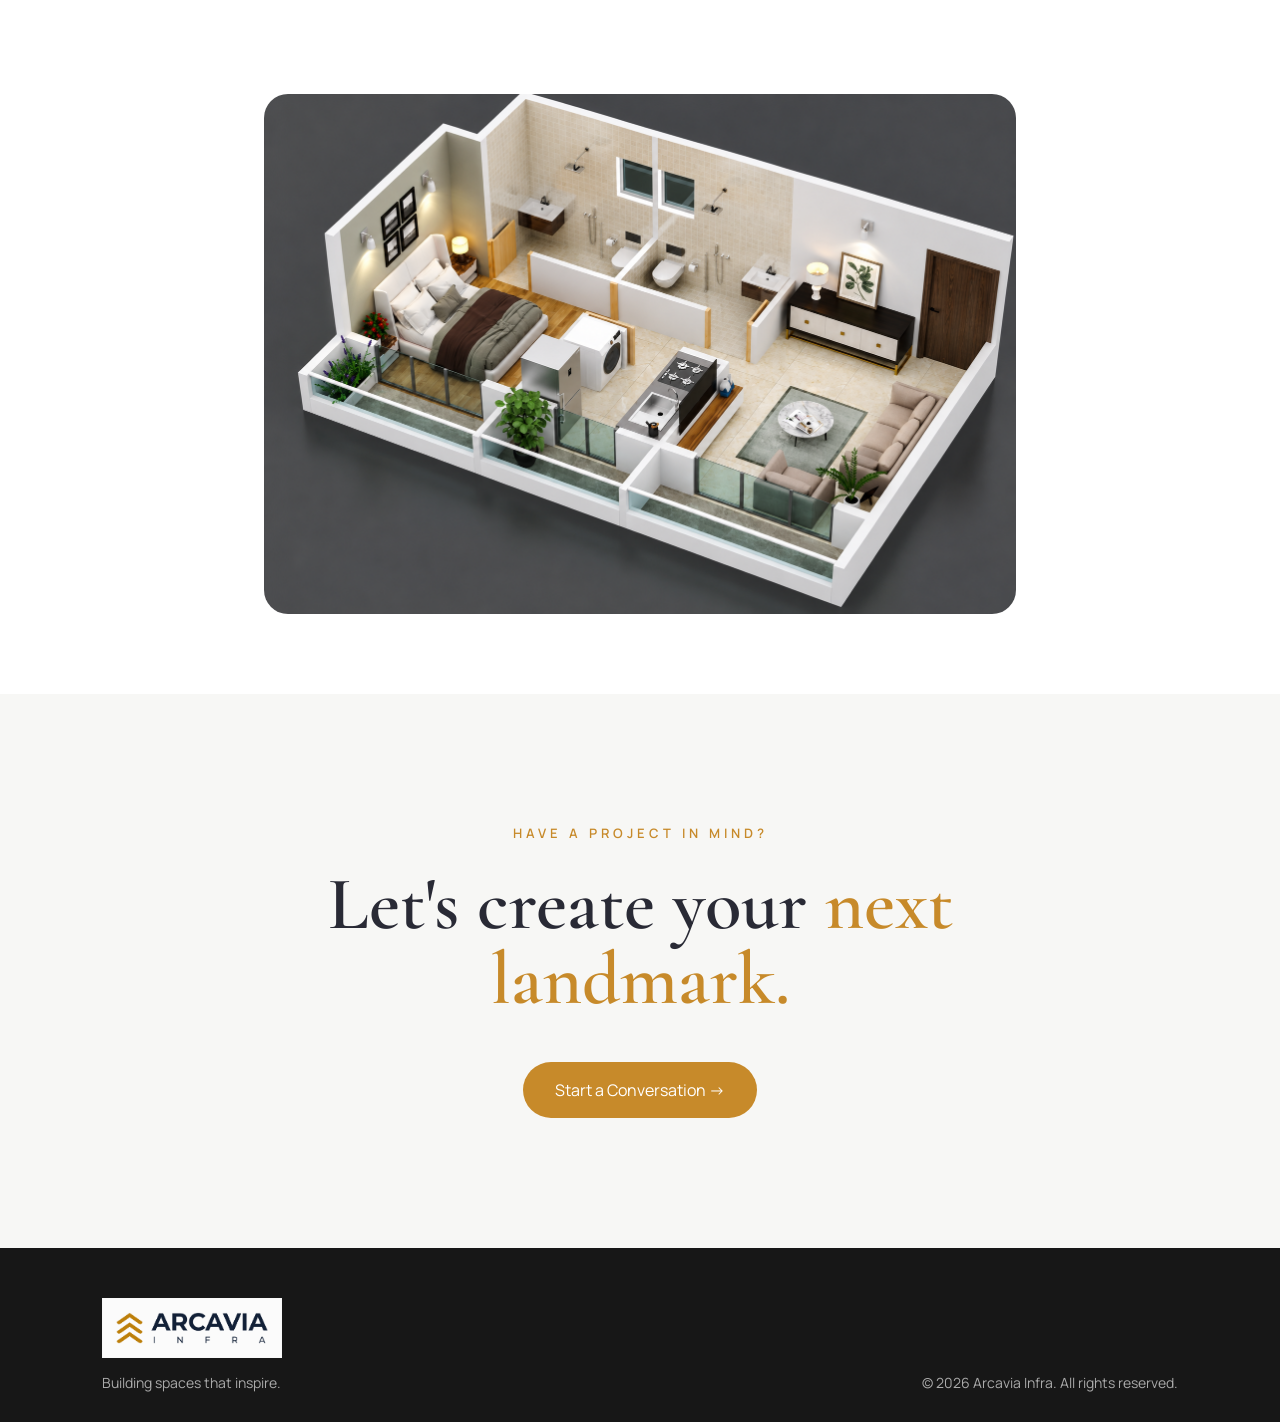
<file: mecca-complex.html>
<!DOCTYPE html>
<html lang="en">

<head>

    <meta charset="UTF-8">

    <meta name="viewport" content="width=device-width, initial-scale=1.0">

    <title>Mecca Complex | Arcavia Infra</title>


    <!-- Google Fonts -->

    <link rel="preconnect" href="https://fonts.googleapis.com">

    <link rel="preconnect" href="https://fonts.gstatic.com" crossorigin>

    <link
        href="https://fonts.googleapis.com/css2?family=Cormorant+Garamond:wght@500;600;700&family=Manrope:wght@300;400;500;600;700;800&display=swap"
        rel="stylesheet"
    >


    <!-- Project CSS -->

    <link rel="stylesheet" href="Css/mecca-complex.css">

</head>


<body>


<!-- =====================================================
     CUSTOM CURSOR
===================================================== -->

<div class="cursor"></div>
<div class="cursor-dot"></div>



<!-- =====================================================
     NAVBAR
===================================================== -->

<header class="site-header">

    <nav class="navbar">


        <!-- LOGO -->

        <a href="index.html" class="logo">

            <img
                src="Assets/Images/logo.png"
                alt="Arcavia Infra"
            >

        </a>



        <!-- NAVIGATION -->

        <ul class="nav-links">

            <li>
                <a href="index.html">Home</a>
            </li>

            <li>
                <a href="index.html#about">About</a>
            </li>

            <li>
                <a href="index.html#services">Services</a>
            </li>

            <li>
                <a href="projects.html">Projects</a>
            </li>

            <li>
                <a href="index.html#contact">Contact</a>
            </li>

        </ul>



        <!-- GET QUOTE -->

        <a
            href="https://wa.me/919607046753"
            class="quote-button"
        >
            Get Quote
        </a>


    </nav>

</header>




<!-- =====================================================
     PROJECT INTRO
===================================================== -->

<section class="project-intro">

    <div class="intro-content">

        <p class="section-tag">
            PROJECT 02
        </p>


        <h1>
            Mecca <span>Complex</span>
        </h1>


        <p class="project-category">
            FULL CONSTRUCTION INCLUDING RCC WORK
        </p>


        <div class="project-meta">


            <div class="meta-item">

                <span>LOCATION</span>

                <strong>
                    Damat, Neral
                </strong>

            </div>



            <div class="meta-item">

                <span>STATUS</span>

                <strong>
                    Ongoing
                </strong>

            </div>


        </div>

    </div>

</section>




<!-- =====================================================
     IMAGE 01
===================================================== -->

<section class="project-image-section">

    <div class="project-image-wrapper">

        <img
            src="Assets/Images/MakkaComplex1.png"
            alt="Mecca Complex main architectural view"
        >

    </div>

</section>




<!-- =====================================================
     PROJECT OVERVIEW
===================================================== -->

<section class="overview-section">


    <div class="overview-title">

        <p class="section-tag">
            PROJECT OVERVIEW
        </p>

        <h2>
            Built with
            <span>purpose.</span>
        </h2>

    </div>



    <div class="overview-text">

        <p>

            A large-scale residential development
            project involving multiple buildings with
            modern infrastructure and planned execution.

        </p>

    </div>


</section>




<!-- =====================================================
     PROJECT INFORMATION
===================================================== -->

<section class="information-section">


    <!-- DETAILS -->

    <div class="information-block">

        <p class="section-tag">
            DETAILS
        </p>


        <div class="information-list">


            <div class="information-row">

                <span>
                    Floors
                </span>

                <strong>
                    8 Floors
                </strong>

            </div>



            <div class="information-row">

                <span>
                    Built-up Area
                </span>

                <strong>
                    40000 sqft
                </strong>

            </div>



            <div class="information-row">

                <span>
                    Type
                </span>

                <strong>
                    Residential
                </strong>

            </div>



            <div class="information-row">

                <span>
                    Status
                </span>

                <strong>
                    Ongoing
                </strong>

            </div>



            <div class="information-row">

                <span>
                    Location
                </span>

                <strong>
                    Damat, Neral
                </strong>

            </div>


        </div>

    </div>



    <!-- SCOPE -->

    <div class="information-block">

        <p class="section-tag">
            SCOPE OF WORK
        </p>


        <ul class="scope-list">

            <li>
                Site supervision & coordination
            </li>

            <li>
                Structural execution support
            </li>

            <li>
                Quality control monitoring
            </li>

        </ul>

    </div>


</section>




<!-- =====================================================
     IMAGE 02
===================================================== -->

<section class="project-image-section gallery-section">

    <div class="project-image-wrapper">

        <img
            src="Assets/Images/MekkaComplex2.png"
            alt="Mecca Complex architectural view"
        >

    </div>

</section>




<!-- =====================================================
     PROJECT HIGHLIGHTS
===================================================== -->

<section class="highlights-section">


    <div class="highlights-title">

        <p class="section-tag">
            PROJECT HIGHLIGHTS
        </p>


        <h2>

            Precision behind
            <span>every detail.</span>

        </h2>

    </div>



    <div class="highlights-list">


        <div class="highlight-item">

            <span>
                01
            </span>

            <p>
                Systematic planning & coordination
            </p>

        </div>



        <div class="highlight-item">

            <span>
                02
            </span>

            <p>
                Focus on quality and timely progress
            </p>

        </div>


    </div>


</section>




<!-- =====================================================
     IMAGE 03
===================================================== -->

<section class="project-image-section gallery-section">

    <div class="project-image-wrapper">

        <img
            src="Assets/Images/MekkaComplex3.png"
            alt="Mecca Complex development"
        >

    </div>

</section>




<!-- =====================================================
     CTA
===================================================== -->

<section class="project-cta">


    <p class="section-tag">
        HAVE A PROJECT IN MIND?
    </p>


    <h2>

        Let's create your
        <span>next landmark.</span>

    </h2>


    <a
        href="https://wa.me/919607046753"
        class="primary-button"
    >

        Start a Conversation →

    </a>


</section>




<!-- =====================================================
     FOOTER
===================================================== -->

<footer class="site-footer">


    <div class="footer-left">

        <img
            src="Assets/Images/logo3.png"
            alt="Arcavia Infra"
        >

        <p>
            Building spaces that inspire.
        </p>

    </div>


    <p class="copyright">

        © 2026 Arcavia Infra. All rights reserved.

    </p>


</footer>


<!-- =====================================================
     JAVASCRIPT
===================================================== -->

<script src="JS/main.js"></script>


</body>

</html>
</file>
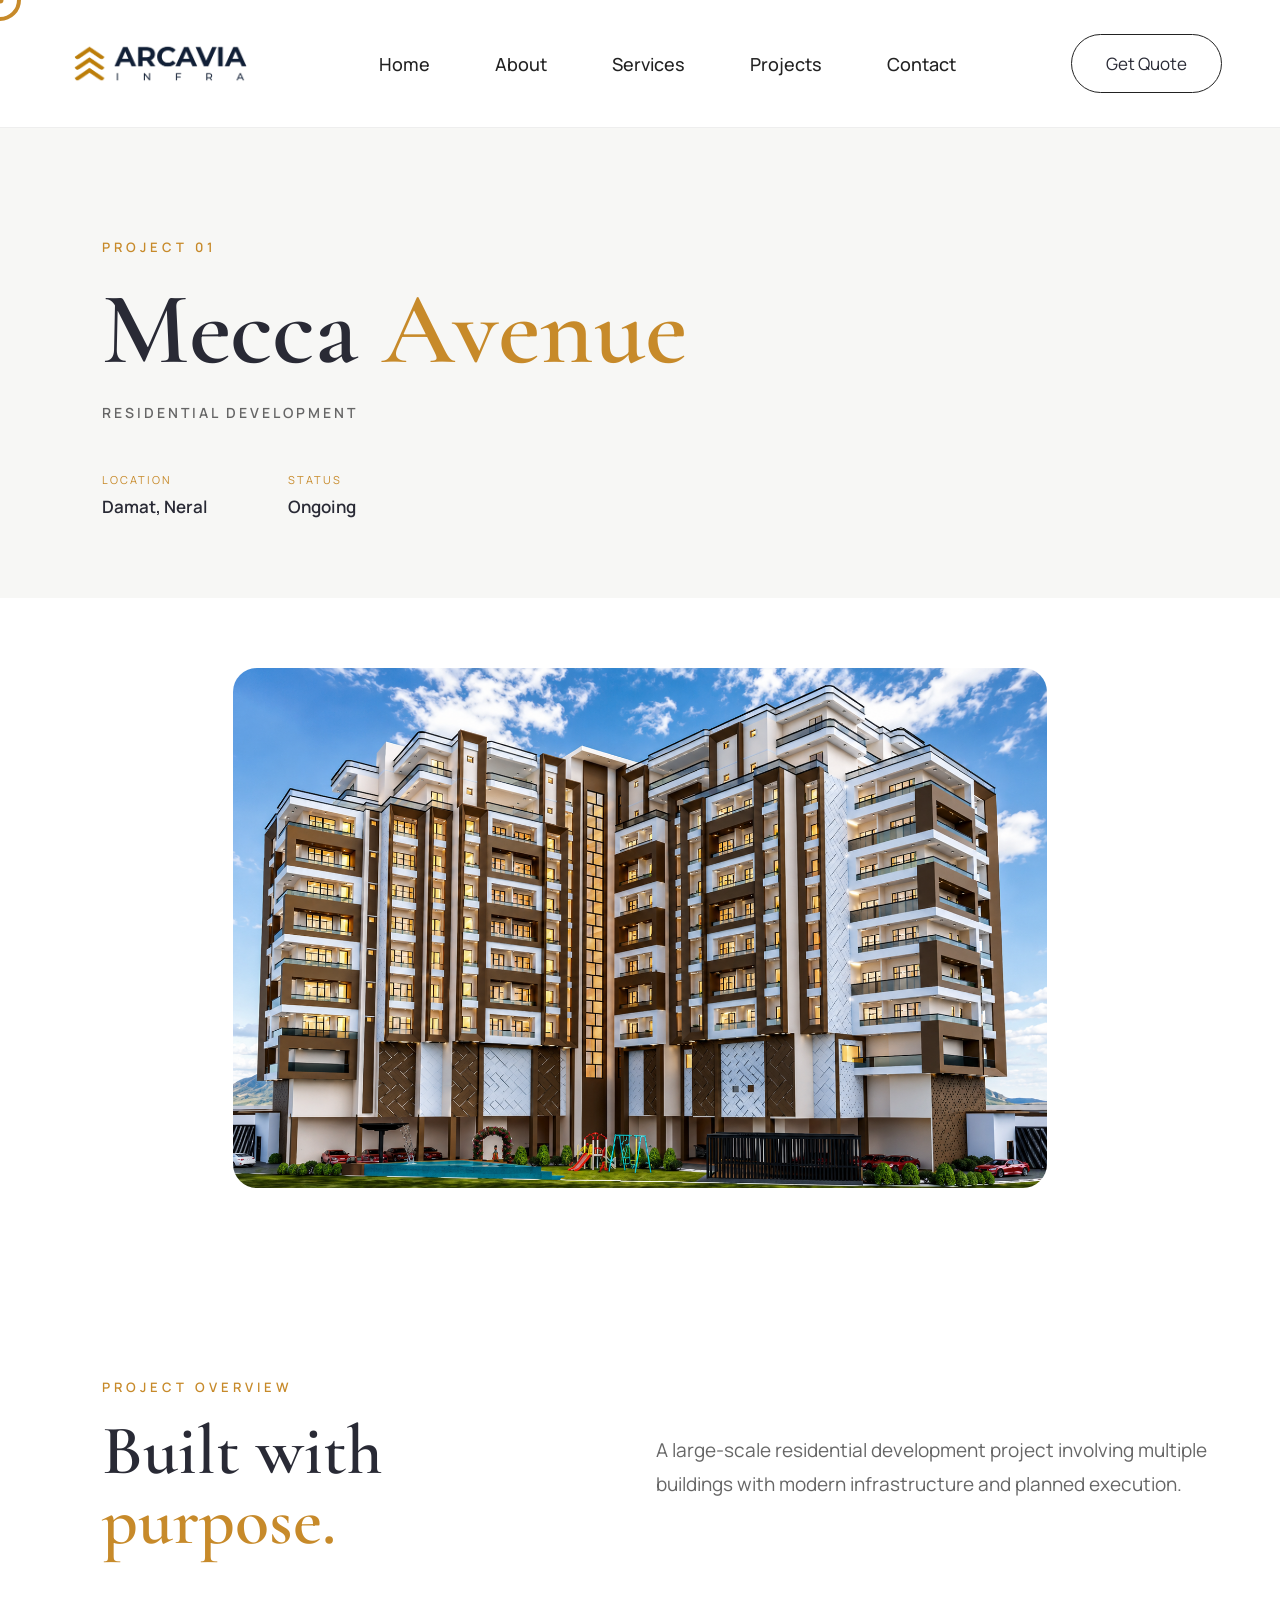
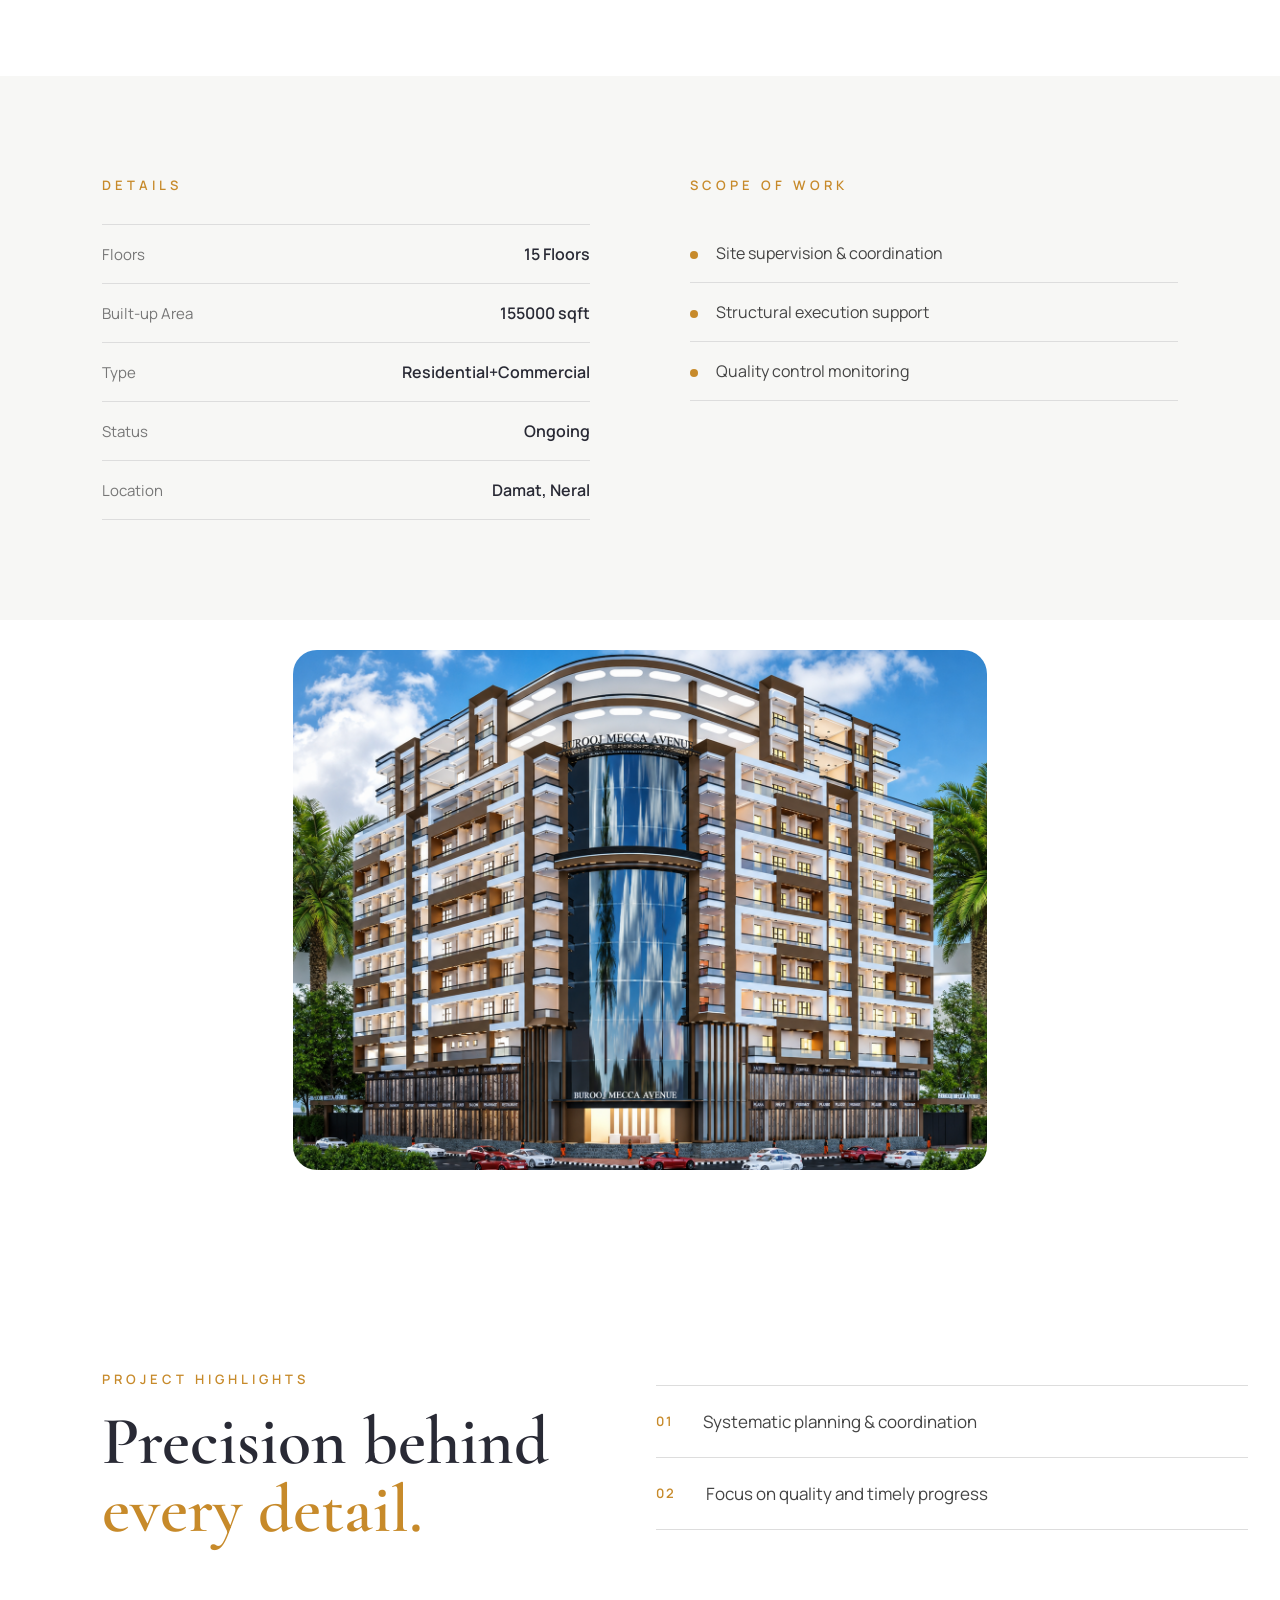
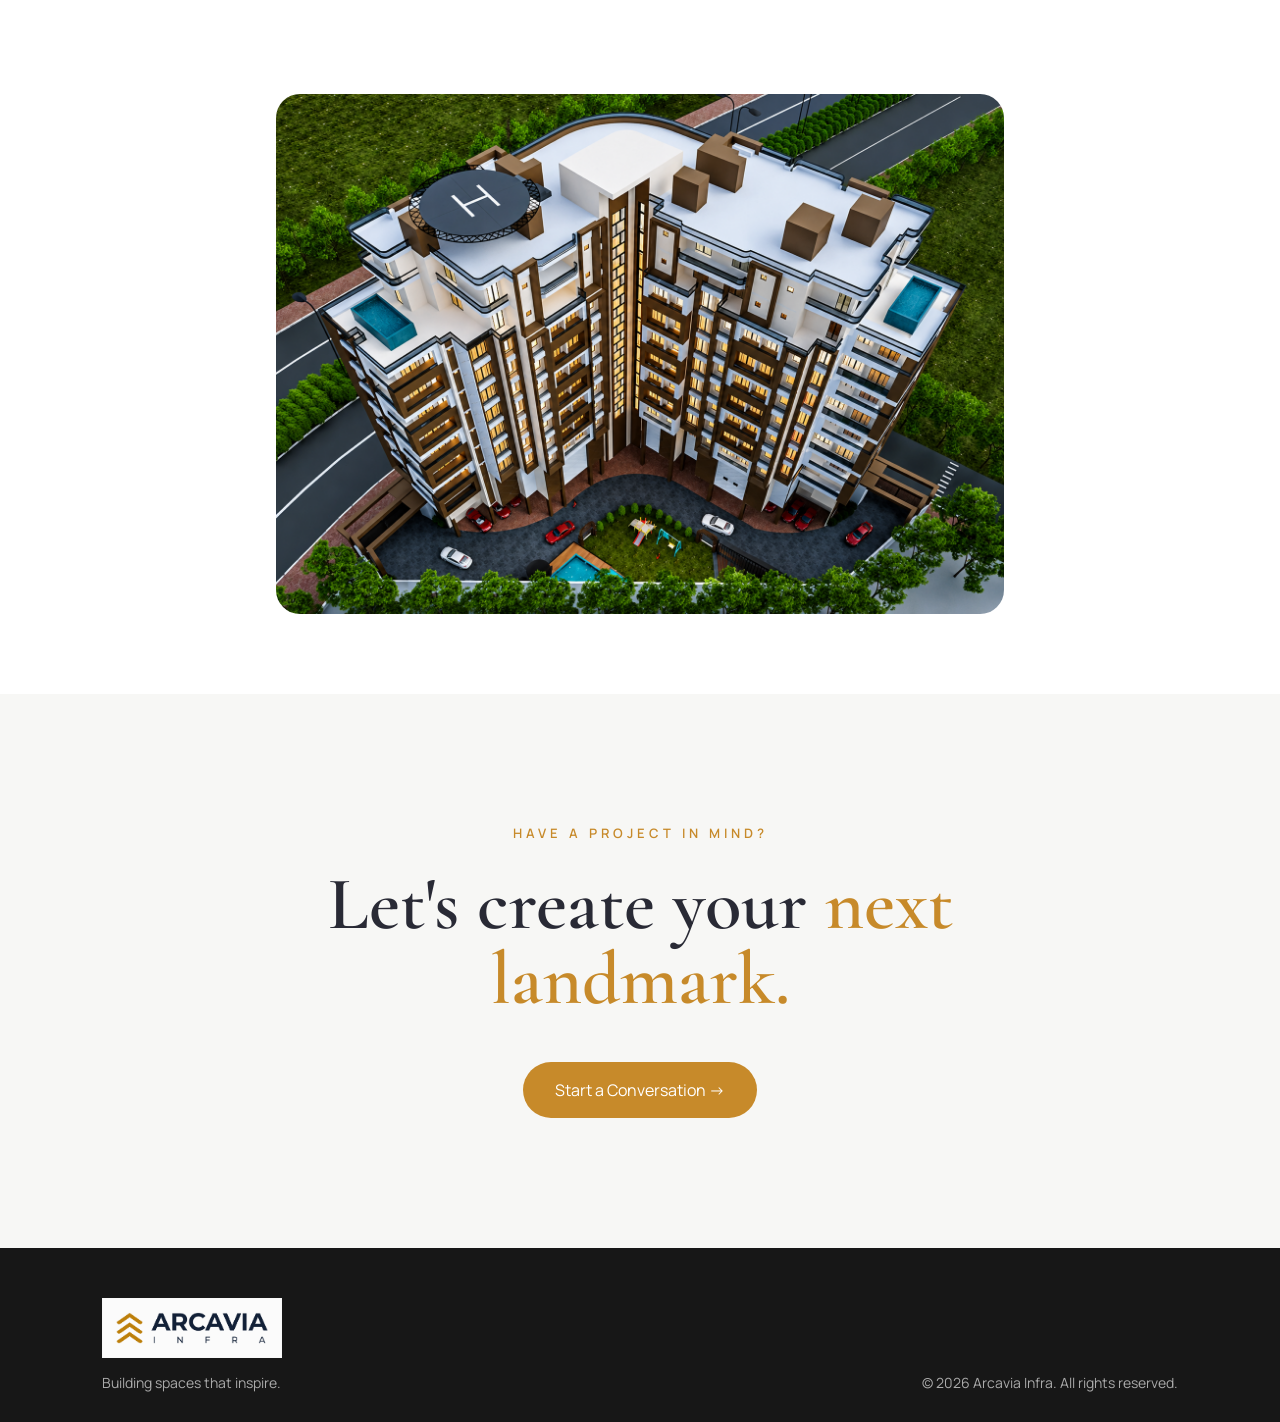
<file: meccaavenue.html>
<!DOCTYPE html>
<html lang="en">

<head>

    <meta charset="UTF-8">

    <meta name="viewport" content="width=device-width, initial-scale=1.0">

    <title>Mecca Avenue | Arcavia Infra</title>


    <!-- Google Fonts -->

    <link rel="preconnect" href="https://fonts.googleapis.com">

    <link rel="preconnect" href="https://fonts.gstatic.com" crossorigin>

    <link
        href="https://fonts.googleapis.com/css2?family=Cormorant+Garamond:wght@500;600;700&family=Manrope:wght@300;400;500;600;700;800&display=swap"
        rel="stylesheet"
    >


    <!-- Mecca Avenue CSS -->

    <link rel="stylesheet" href="Css/meccaavenue.css">

</head>


<body>


<!-- =====================================================
     CUSTOM CURSOR
===================================================== -->

<div class="cursor"></div>
<div class="cursor-dot"></div>



<!-- =====================================================
     NAVBAR
===================================================== -->

<header class="site-header">

    <nav class="navbar">


        <!-- LOGO -->

        <a href="index.html" class="logo">

            <img
                src="Assets/Images/logo.png"
                alt="Arcavia Infra"
            >

        </a>



        <!-- NAVIGATION -->

        <ul class="nav-links">

            <li>
                <a href="index.html">Home</a>
            </li>

            <li>
                <a href="index.html#about">About</a>
            </li>

            <li>
                <a href="index.html#services">Services</a>
            </li>

            <li>
                <a href="projects.html">Projects</a>
            </li>

            <li>
                <a href="index.html#contact">Contact</a>
            </li>

        </ul>



        <!-- GET QUOTE -->

        <a
            href="https://wa.me/919607046753"
            class="quote-button"
        >
            Get Quote
        </a>


    </nav>

</header>




<!-- =====================================================
     PROJECT INTRO
===================================================== -->

<section class="project-intro">

    <div class="intro-content">

        <p class="section-tag">
            PROJECT 01
        </p>


        <h1>
            Mecca <span>Avenue</span>
        </h1>


        <p class="project-category">
            RESIDENTIAL DEVELOPMENT
        </p>


        <div class="project-meta">


            <div class="meta-item">

                <span>LOCATION</span>

                <strong>
                    Damat, Neral
                </strong>

            </div>



            <div class="meta-item">

                <span>STATUS</span>

                <strong>
                    Ongoing
                </strong>

            </div>


        </div>

    </div>

</section>




<!-- =====================================================
     IMAGE 01
===================================================== -->

<section class="project-image-section">

    <div class="project-image-wrapper">

        <img
            src="Assets/Images/MeccaAvenue1.png"
            alt="Mecca Avenue main architectural view"
        >

    </div>

</section>




<!-- =====================================================
     PROJECT OVERVIEW
===================================================== -->

<section class="overview-section">


    <div class="overview-title">

        <p class="section-tag">
            PROJECT OVERVIEW
        </p>

        <h2>
            Built with
            <span>purpose.</span>
        </h2>

    </div>



    <div class="overview-text">

        <p>

            A large-scale residential development
            project involving multiple buildings with
            modern infrastructure and planned execution.

        </p>

    </div>


</section>




<!-- =====================================================
     PROJECT INFORMATION
===================================================== -->

<section class="information-section">


    <!-- DETAILS -->

    <div class="information-block">

        <p class="section-tag">
            DETAILS
        </p>


        <div class="information-list">


            <div class="information-row">

                <span>
                    Floors
                </span>

                <strong>
                    15 Floors
                </strong>

            </div>



            <div class="information-row">

                <span>
                    Built-up Area
                </span>

                <strong>
                    155000 sqft
                </strong>

            </div>



            <div class="information-row">

                <span>
                    Type
                </span>

                <strong>
                    Residential+Commercial
                </strong>

            </div>



            <div class="information-row">

                <span>
                    Status
                </span>

                <strong>
                    Ongoing
                </strong>

            </div>



            <div class="information-row">

                <span>
                    Location
                </span>

                <strong>
                    Damat, Neral
                </strong>

            </div>


        </div>

    </div>



    <!-- SCOPE -->

    <div class="information-block">

        <p class="section-tag">
            SCOPE OF WORK
        </p>


        <ul class="scope-list">

            <li>
                Site supervision & coordination
            </li>

            <li>
                Structural execution support
            </li>

            

            <li>
                Quality control monitoring
            </li>

        </ul>

    </div>


</section>




<!-- =====================================================
     IMAGE 02
===================================================== -->

<section class="project-image-section gallery-section">

    <div class="project-image-wrapper">

        <img
            src="Assets/Images/MeccaAvenue2.png"
            alt="Mecca Avenue architectural view"
        >

    </div>

</section>




<!-- =====================================================
     PROJECT HIGHLIGHTS
===================================================== -->

<section class="highlights-section">


    <div class="highlights-title">

        <p class="section-tag">
            PROJECT HIGHLIGHTS
        </p>


        <h2>

            Precision behind
            <span>every detail.</span>

        </h2>

    </div>



    <div class="highlights-list">


        <div class="highlight-item">

            <span>
                01
            </span>

            <p>
                Systematic planning & coordination
            </p>

        </div>



        <div class="highlight-item">

            <span>
                02
            </span>

            <p>
                Focus on quality and timely progress
            </p>

        </div>


    </div>


</section>




<!-- =====================================================
     IMAGE 03
===================================================== -->

<section class="project-image-section gallery-section">

    <div class="project-image-wrapper">

        <img
            src="Assets/Images/MeccaAvenue3.png"
            alt="Mecca Avenue development"
        >

    </div>

</section>




<!-- =====================================================
     CTA
===================================================== -->

<section class="project-cta">


    <p class="section-tag">
        HAVE A PROJECT IN MIND?
    </p>


    <h2>

        Let's create your
        <span>next landmark.</span>

    </h2>


    <a
        href="https://wa.me/919607046753"
        class="primary-button"
    >

        Start a Conversation →

    </a>


</section>




<!-- =====================================================
     FOOTER
===================================================== -->

<footer class="site-footer">


    <div class="footer-left">

        <img
            src="Assets/Images/logo3.png"
            alt="Arcavia Infra"
        >

        <p>
            Building spaces that inspire.
        </p>

    </div>


    <p class="copyright">

        © 2026 Arcavia Infra. All rights reserved.

    </p>


</footer>

<script src="JS/main.js"></script>

</body>

</html>
</file>
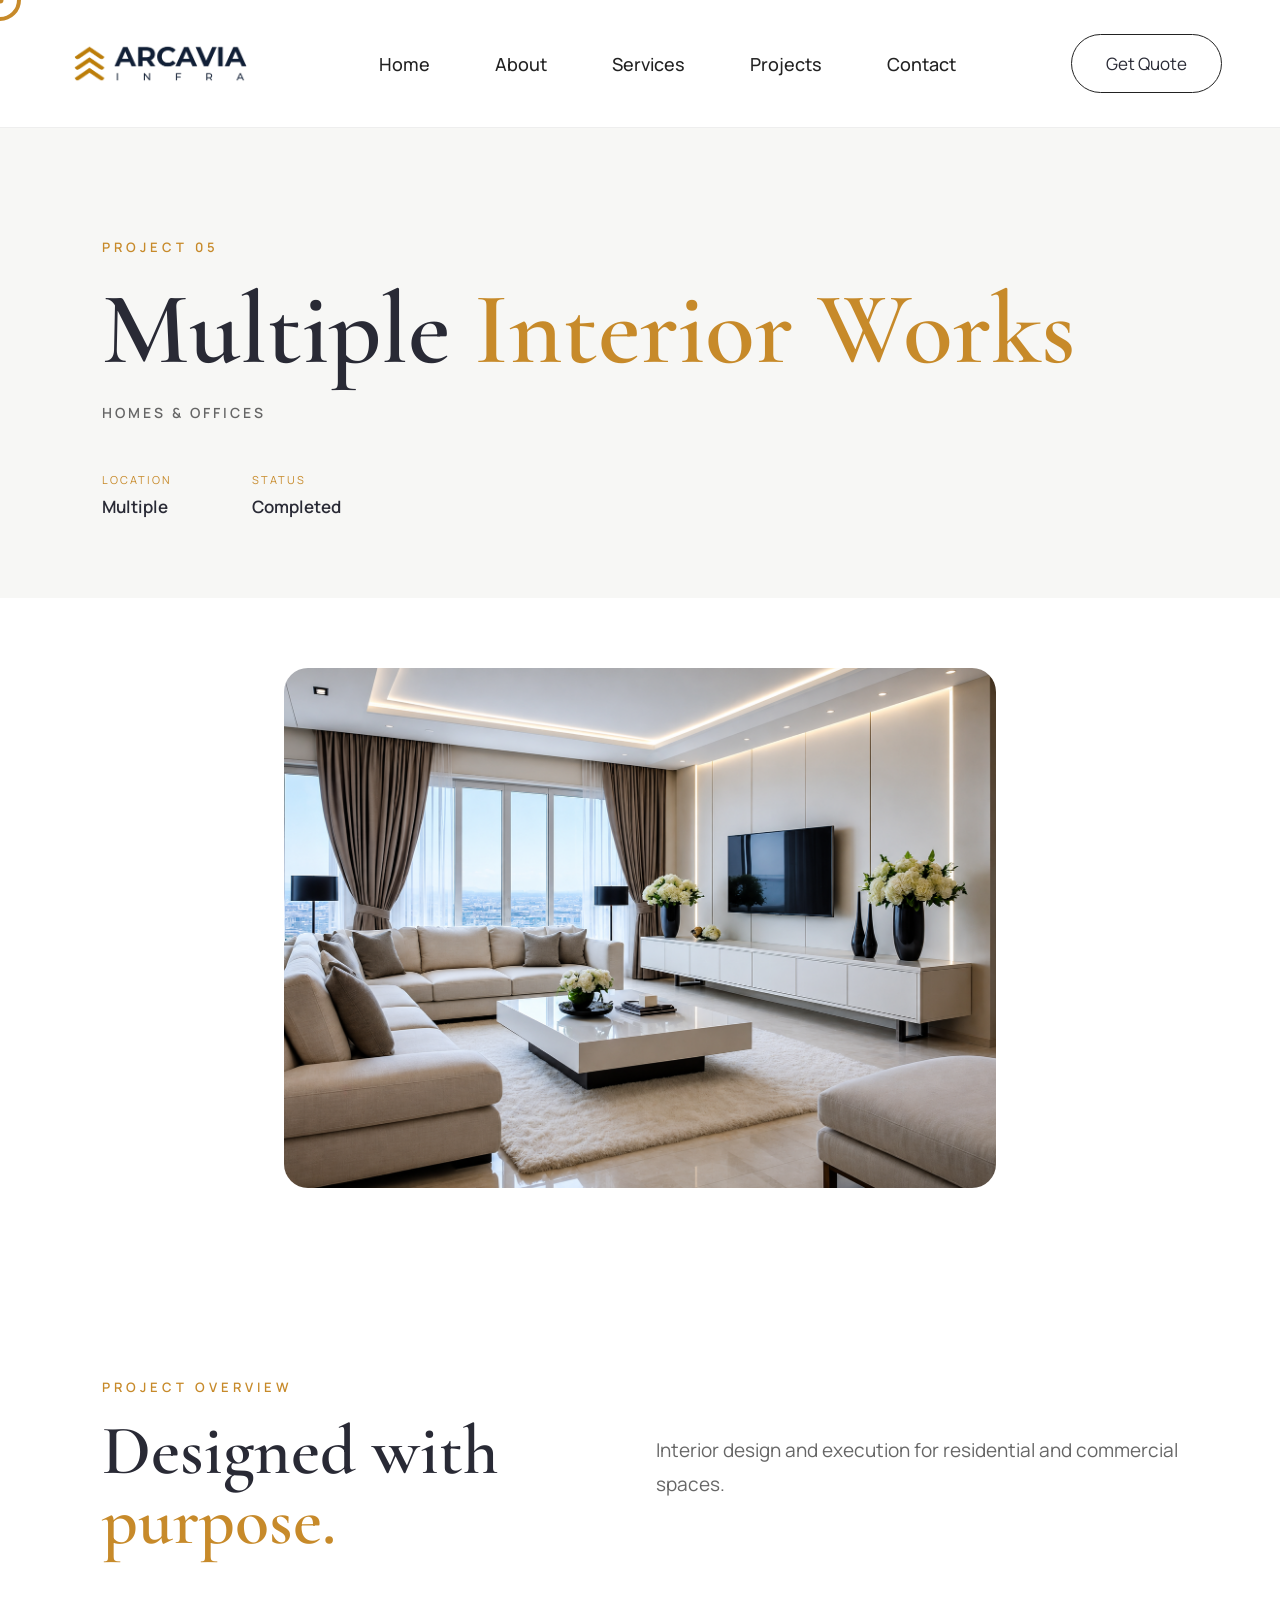
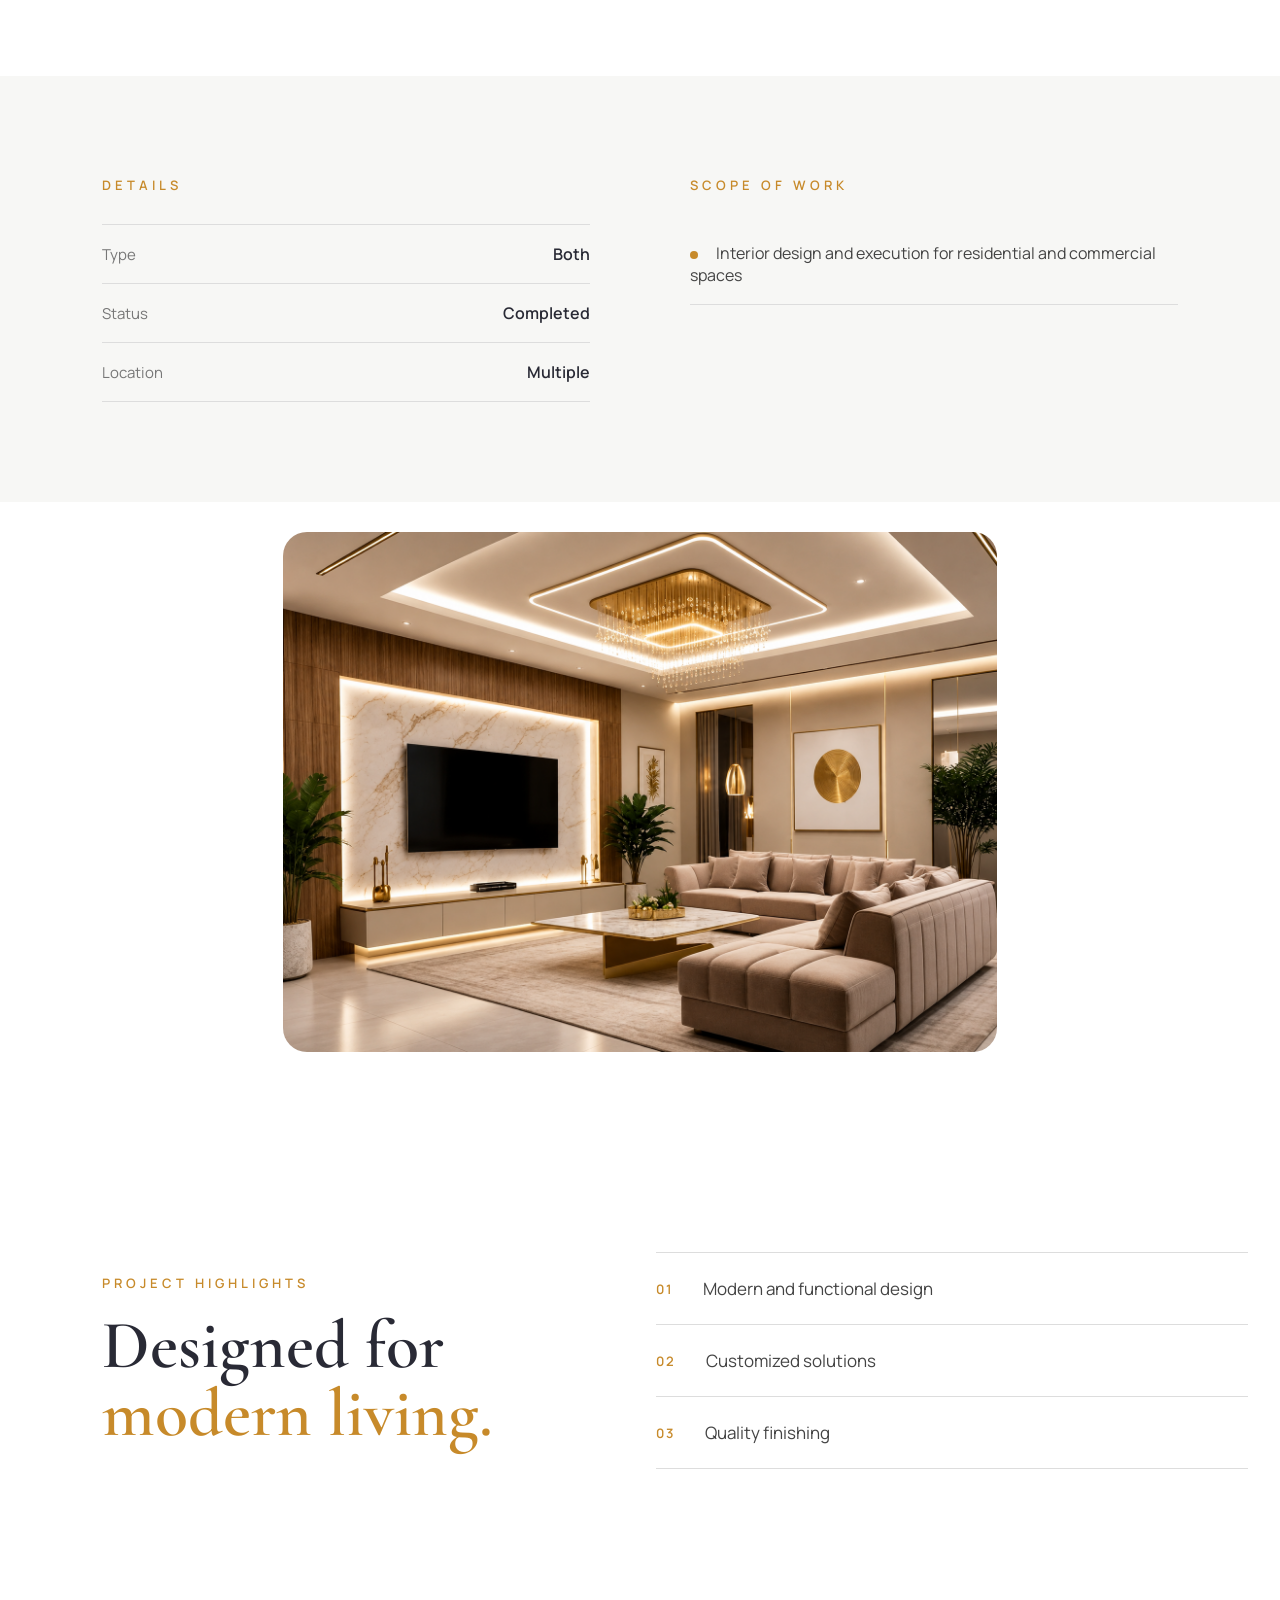
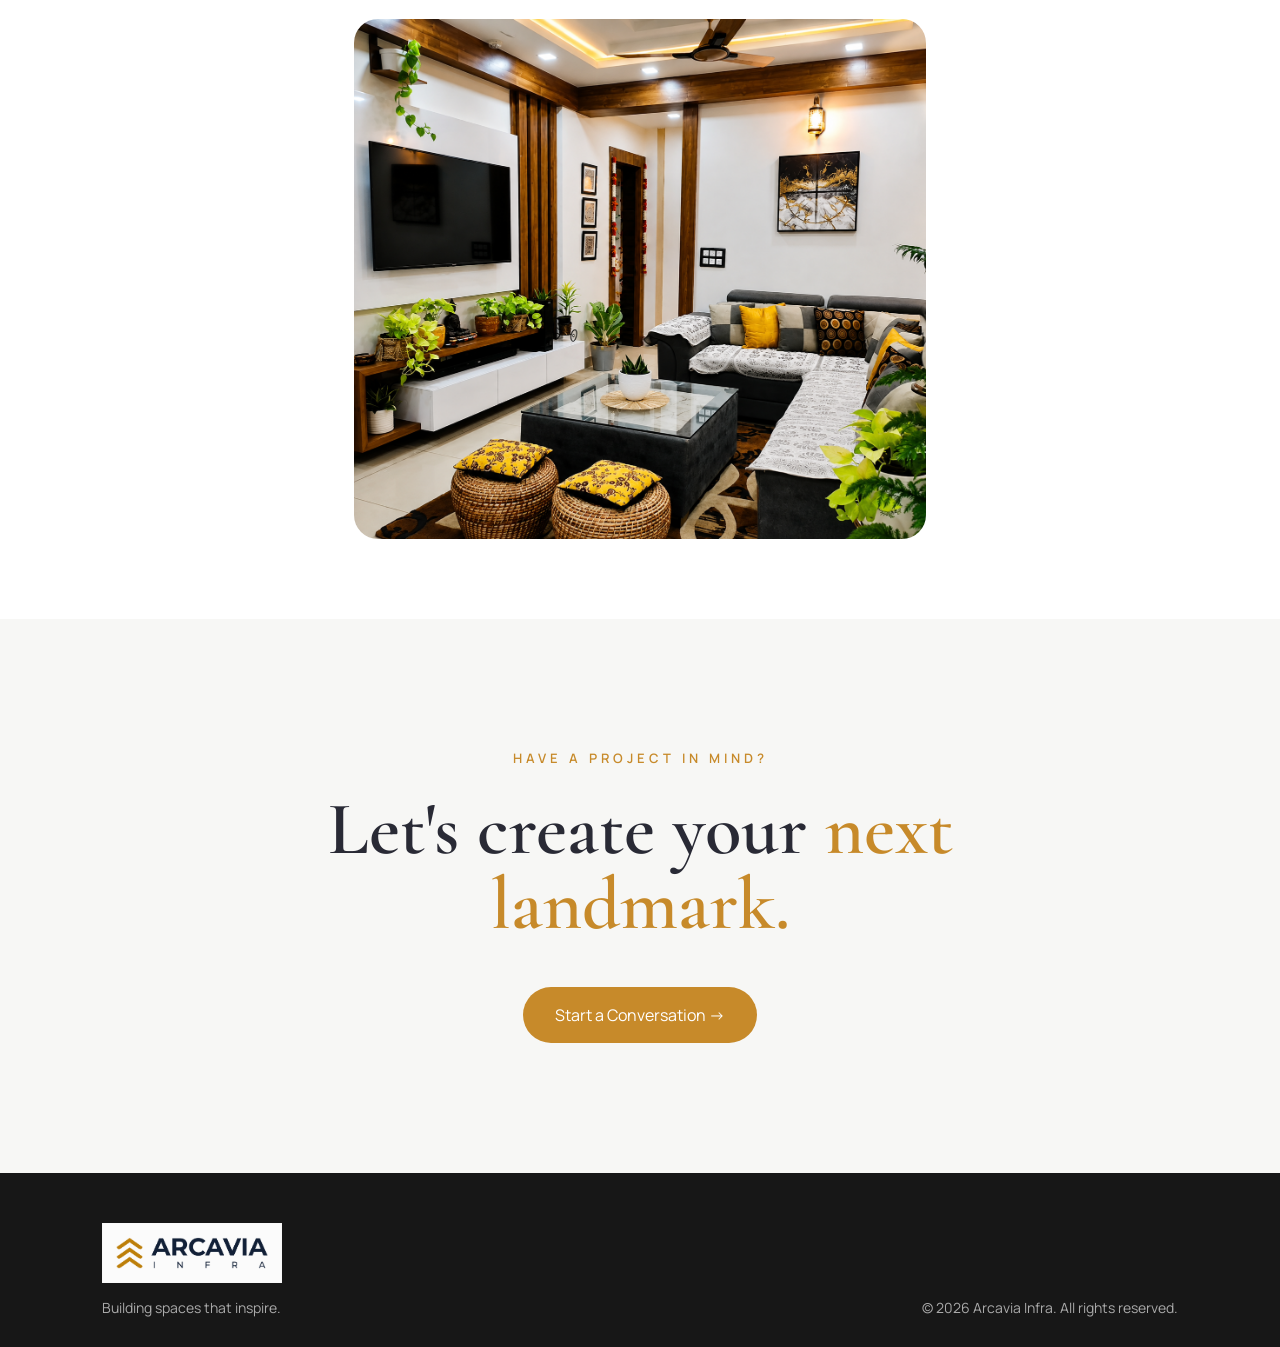
<file: project4.html>
<!DOCTYPE html>
<html lang="en">

<head>

    <meta charset="UTF-8">

    <meta name="viewport" content="width=device-width, initial-scale=1.0">

    <title>Multiple Interior Works | Arcavia Infra</title>


    <!-- Google Fonts -->

    <link rel="preconnect" href="https://fonts.googleapis.com">

    <link rel="preconnect" href="https://fonts.gstatic.com" crossorigin>

    <link
        href="https://fonts.googleapis.com/css2?family=Cormorant+Garamond:wght@500;600;700&family=Manrope:wght@300;400;500;600;700;800&display=swap"
        rel="stylesheet"
    >


    <!-- Mecca Avenue CSS format -->

    <link rel="stylesheet" href="Css/meccaavenue.css">

</head>


<body>


<!-- =====================================================
     CUSTOM CURSOR
===================================================== -->

<div class="cursor"></div>

<div class="cursor-dot"></div>



<!-- =====================================================
     NAVBAR
===================================================== -->

<header class="site-header">

    <nav class="navbar">


        <!-- LOGO -->

        <a href="index.html" class="logo">

            <img
                src="Assets/Images/logo.png"
                alt="Arcavia Infra"
            >

        </a>



        <!-- NAVIGATION -->

        <ul class="nav-links">

            <li>
                <a href="index.html">Home</a>
            </li>

            <li>
                <a href="index.html#about">About</a>
            </li>

            <li>
                <a href="index.html#services">Services</a>
            </li>

            <li>
                <a href="projects.html">Projects</a>
            </li>

            <li>
                <a href="index.html#contact">Contact</a>
            </li>

        </ul>



        <!-- GET QUOTE -->

        <a
            href="https://wa.me/919607046753"
            class="quote-button"
        >
            Get Quote
        </a>


    </nav>

</header>




<!-- =====================================================
     PROJECT INTRO
===================================================== -->

<section class="project-intro">

    <div class="intro-content">

        <p class="section-tag">
            PROJECT 05
        </p>


        <h1>
            Multiple <span>Interior Works</span>
        </h1>


        <p class="project-category">
            HOMES & OFFICES
        </p>


        <div class="project-meta">


            <div class="meta-item">

                <span>LOCATION</span>

                <strong>
                    Multiple
                </strong>

            </div>



            <div class="meta-item">

                <span>STATUS</span>

                <strong>
                    Completed
                </strong>

            </div>


        </div>

    </div>

</section>




<!-- =====================================================
     IMAGE 01
===================================================== -->

<section class="project-image-section">

    <div class="project-image-wrapper">

        <img
            src="Assets/Images/InteriorWork.png"
            alt="Multiple Interior Works - Interior Design"
        >

    </div>

</section>




<!-- =====================================================
     PROJECT OVERVIEW
===================================================== -->

<section class="overview-section">


    <div class="overview-title">

        <p class="section-tag">
            PROJECT OVERVIEW
        </p>

        <h2>
            Designed with
            <span>purpose.</span>
        </h2>

    </div>



    <div class="overview-text">

        <p>

            Interior design and execution for
            residential and commercial spaces.

        </p>

    </div>


</section>




<!-- =====================================================
     PROJECT INFORMATION
===================================================== -->

<section class="information-section">


    <!-- DETAILS -->

    <div class="information-block">

        <p class="section-tag">
            DETAILS
        </p>


        <div class="information-list">


            <div class="information-row">

                <span>
                    Type
                </span>

                <strong>
                    Both
                </strong>

            </div>



            <div class="information-row">

                <span>
                    Status
                </span>

                <strong>
                    Completed
                </strong>

            </div>



            <div class="information-row">

                <span>
                    Location
                </span>

                <strong>
                    Multiple
                </strong>

            </div>


        </div>

    </div>



    <!-- SCOPE -->

    <div class="information-block">

        <p class="section-tag">
            SCOPE OF WORK
        </p>


        <ul class="scope-list">

            <li>
                Interior design and execution
                for residential and commercial spaces
            </li>

        </ul>

    </div>


</section>




<!-- =====================================================
     IMAGE 02
===================================================== -->

<section class="project-image-section gallery-section">

    <div class="project-image-wrapper">

        <img
            src="Assets/Images/InteriorWork2.png"
            alt="Multiple Interior Works - Luxury Interior"
        >

    </div>

</section>




<!-- =====================================================
     PROJECT HIGHLIGHTS
===================================================== -->

<section class="highlights-section">


    <div class="highlights-title">

        <p class="section-tag">
            PROJECT HIGHLIGHTS
        </p>


        <h2>

            Designed for
            <span>modern living.</span>

        </h2>

    </div>



    <div class="highlights-list">


        <div class="highlight-item">

            <span>
                01
            </span>

            <p>
                Modern and functional design
            </p>

        </div>



        <div class="highlight-item">

            <span>
                02
            </span>

            <p>
                Customized solutions
            </p>

        </div>



        <div class="highlight-item">

            <span>
                03
            </span>

            <p>
                Quality finishing
            </p>

        </div>


    </div>


</section>




<!-- =====================================================
     IMAGE 03
===================================================== -->

<section class="project-image-section gallery-section">

    <div class="project-image-wrapper">

        <img
            src="Assets/Images/interiorWork3.png"
            alt="Multiple Interior Works - Residential Interior"
        >

    </div>

</section>




<!-- =====================================================
     CTA
===================================================== -->

<section class="project-cta">


    <p class="section-tag">

        HAVE A PROJECT IN MIND?

    </p>


    <h2>

        Let's create your

        <span>next landmark.</span>

    </h2>


    <a
        href="https://wa.me/919607046753"
        class="primary-button"
    >

        Start a Conversation →

    </a>


</section>




<!-- =====================================================
     FOOTER
===================================================== -->

<footer class="site-footer">


    <div class="footer-left">

        <img
            src="Assets/Images/logo3.png"
            alt="Arcavia Infra"
        >

        <p>
            Building spaces that inspire.
        </p>

    </div>


    <p class="copyright">

        © 2026 Arcavia Infra. All rights reserved.

    </p>


</footer>



<!-- =====================================================
     JAVASCRIPT
===================================================== -->

<script src="JS/main.js"></script>


</body>

</html>
</file>
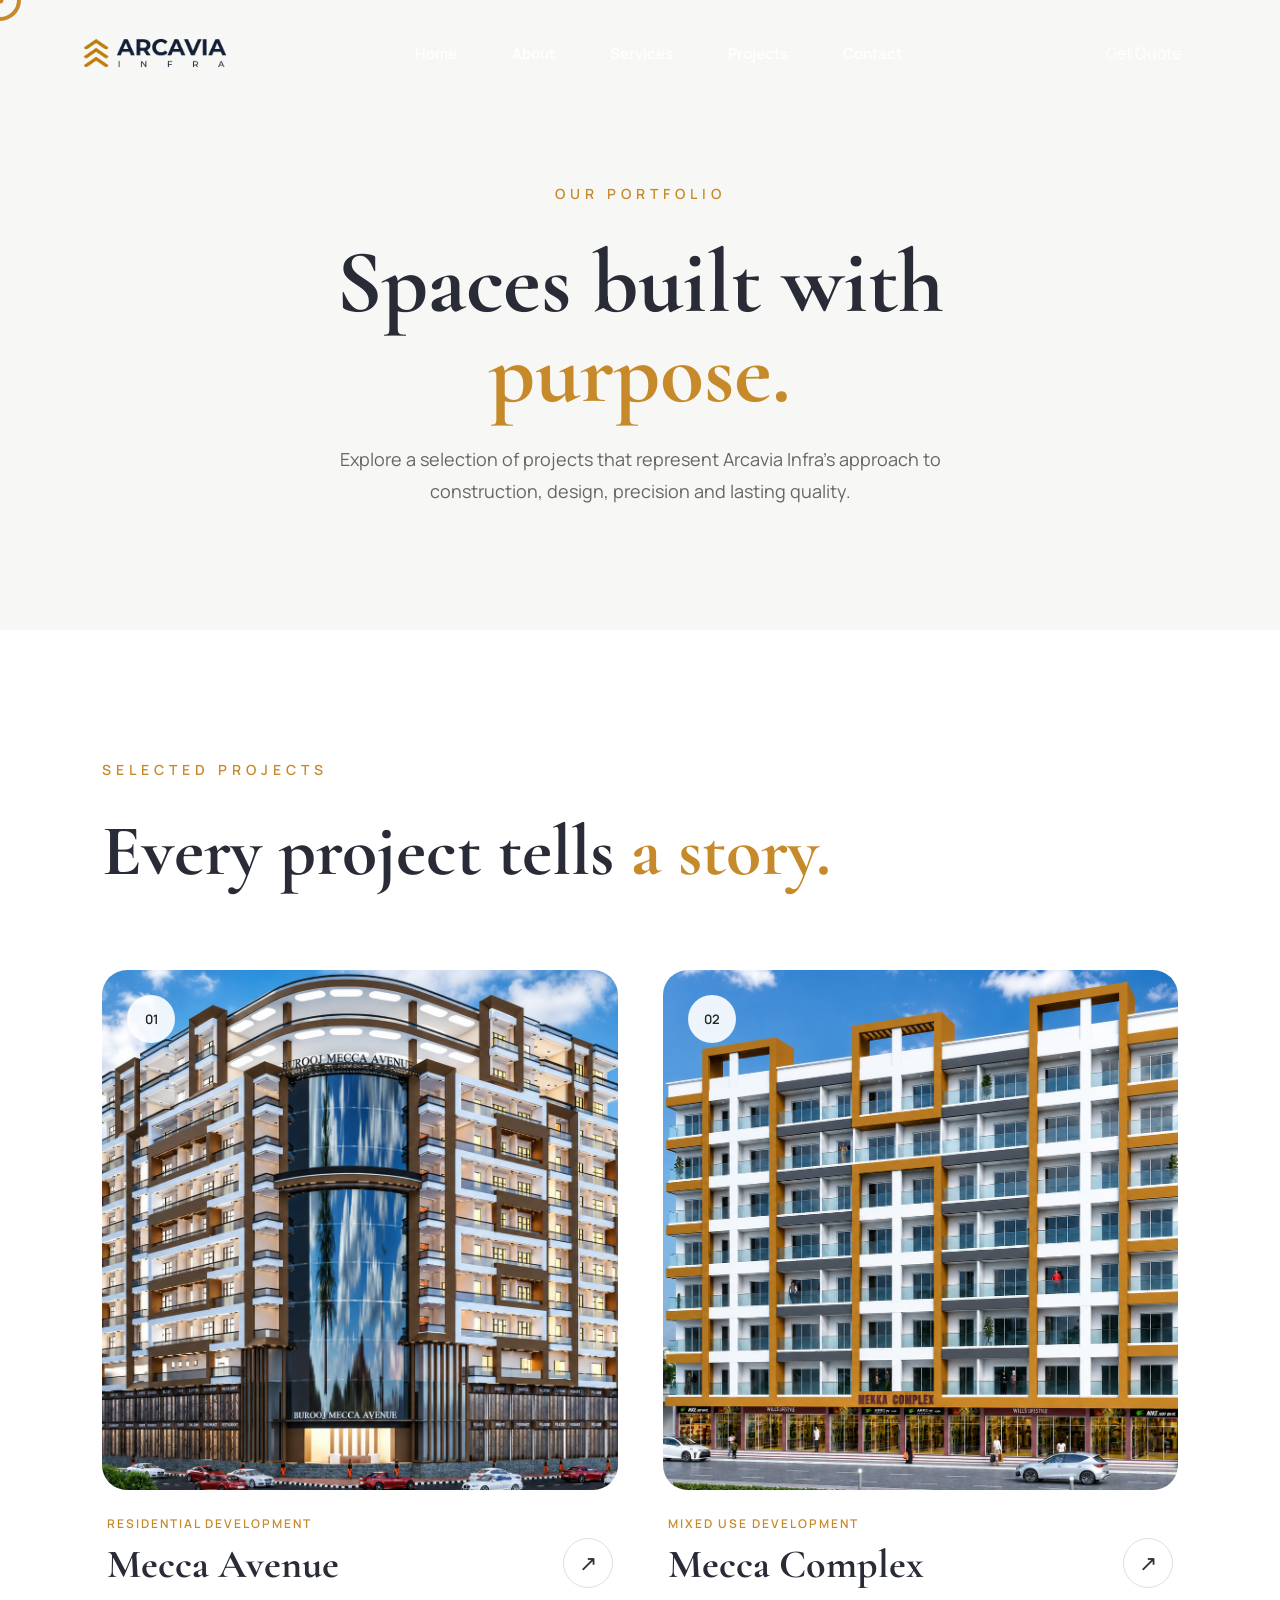
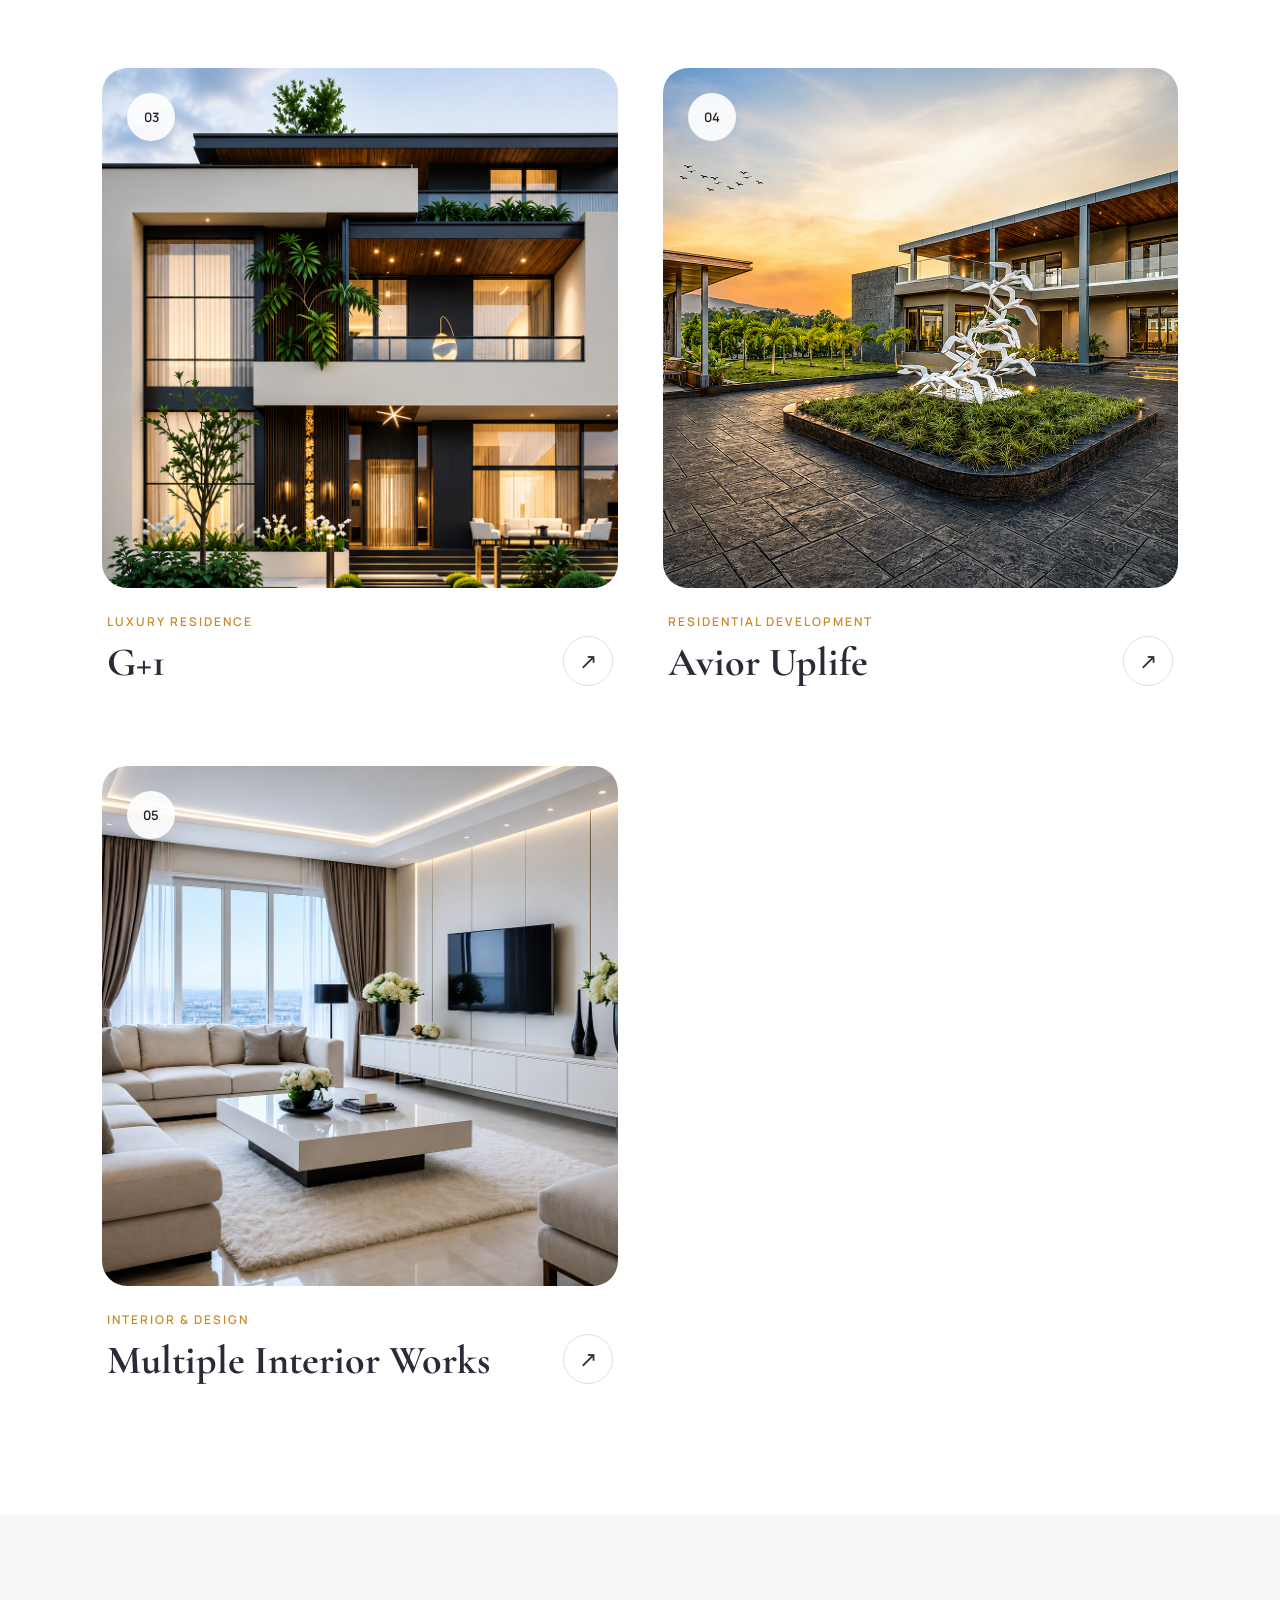
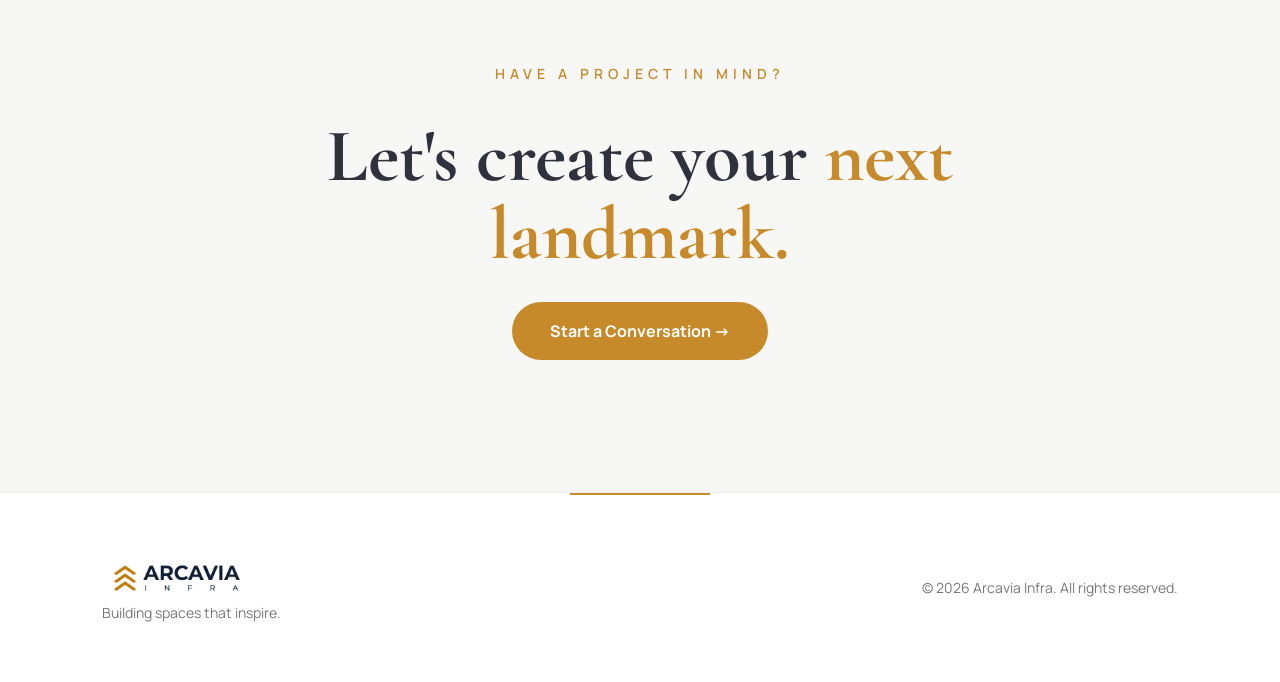
<file: projects.html>
<!DOCTYPE html>
<html lang="en">

<head>

    <meta charset="UTF-8">

    <meta name="viewport" content="width=device-width, initial-scale=1.0">

    <title>Projects | Arcavia Infra</title>

    <!-- Google Fonts -->
    <link rel="preconnect" href="https://fonts.googleapis.com">
    <link rel="preconnect" href="https://fonts.gstatic.com" crossorigin>

    <link
        href="https://fonts.googleapis.com/css2?family=Cormorant+Garamond:wght@500;600;700&family=Manrope:wght@300;400;500;600;700;800&display=swap"
        rel="stylesheet"
    >

    <!-- Main CSS -->
    <link rel="stylesheet" href="Css/style.css">

    <!-- Projects CSS -->
    <link rel="stylesheet" href="Css/projects.css">

</head>


<body>

<!-- Custom Cursor -->
<div class="cursor"></div>
<div class="cursor-dot"></div>


<!-- ================= NAVBAR ================= -->
<header>
<nav class="navbar">

    <a href="index.html" class="logo">
        <img
            src="Assets/Images/logo.png"
            alt="Arcavia Infra"
        >
    </a>

    <ul class="nav-links">

        <li>
            <a href="index.html">Home</a>
        </li>

        <li>
            <a href="index.html#about">About</a>
        </li>

        <li>
            <a href="index.html#services">Services</a>
        </li>

        <li>
            <a href="projects.html">Projects</a>
        </li>

        <li>
            <a href="https://wa.me/919607046753">Contact</a>
        </li>

    </ul>

    <!-- Mobile menu button -->
    <button class="menu-toggle" aria-label="Open menu">

    <span></span>
    <span></span>
    <span></span>

</button>

    <div class="nav-btn">
        <a href="https://wa.me/919607046753" class="btn-nav" target="_blank"> Get Quote </a>
    </div>

</nav>
</header>


<!-- ================= PROJECT HERO ================= -->

<section class="projects-hero">

    <div class="projects-hero-content">

        <p class="section-tag">
            OUR PORTFOLIO
        </p>

        <h1>

            Spaces built with
            <span>purpose.</span>

        </h1>

        <p>

            Explore a selection of projects that represent
            Arcavia Infra's approach to construction,
            design, precision and lasting quality.

        </p>

    </div>

</section>



<!-- ================= PROJECTS ================= -->

<section class="all-projects">

    <div class="projects-intro">

        <p class="section-tag">
            SELECTED PROJECTS
        </p>

        <h2>
            Every project tells
            <span>a story.</span>
        </h2>

    </div>


    <div class="projects-grid">


        <!-- PROJECT 01 -->

        <article class="project-card">

    <a href="meccaavenue.html" class="project-link">

        <div class="project-image">

            <img 
                src="Assets/Images/MeccaAvenue2.png" 
                alt="Mecca Avenue"
            >

            <div class="project-number">
                01
            </div>

        </div>


        <div class="project-info">

            <div>

                <p>
                    RESIDENTIAL DEVELOPMENT
                </p>

                <h3>
                    Mecca Avenue
                </h3>

            </div>

            <span class="project-arrow">
                ↗
            </span>

        </div>

    </a>

</article>



        <!-- PROJECT 02 -->

        <article class="project-card">

    <a href="mecca-complex.html" class="project-link">

        <div class="project-image">

            <img
                src="Assets/Images/MekkaComplex2.png"
                alt="Mecca Complex"
            >

            <div class="project-number">
                02
            </div>

        </div>


        <div class="project-info">

            <div>

                <p>
                    MIXED USE DEVELOPMENT
                </p>

                <h3>
                    Mecca Complex
                </h3>

            </div>

            <span class="project-arrow">
                ↗
            </span>

        </div>

    </a>

</article>



        <!-- PROJECT 03 -->

    <article class="project-card">
        <a href="gplus1.html" class="project-link">
            <div class="project-image">

                <img
                    src="Assets/Images/G+1.png"
                    alt="Modern Residence"
                >

                <div class="project-number">
                    03
                </div>

            </div>

            <div class="project-info">

                <div>

                    <p>
                        LUXURY RESIDENCE
                    </p>

                    <h3>
                        G+1
                    </h3>

                </div>

                <span class="project-arrow">
                    ↗
                </span>

            </div>
        </a>            

    </article>



        <!-- PROJECT 04 -->

       <article class="project-card">

    <a href="avioruplife.html" class="project-link">

        <div class="project-image">

            <img
                src="Assets/Images/AviorUplife.png"
                alt="Avior Uplife"
            >

            <div class="project-number">
                04
            </div>

        </div>


        <div class="project-info">

            <div>

                <p>
                    RESIDENTIAL DEVELOPMENT
                </p>

                <h3>
                    Avior Uplife
                </h3>

            </div>

            <span class="project-arrow">
                ↗
            </span>

        </div>

    </a>

</article>



        <!-- PROJECT 05 -->

        <!-- PROJECT 04 -->

<a href="project4.html" class="project-card">

    <div class="project-image">

        <img
            src="Assets/Images/InteriorWork.png"
            alt="Multiple Interior Works"
        >

        <div class="project-number">
            05
        </div>

    </div>


    <div class="project-info">

        <div>

            <p>
                INTERIOR & DESIGN
            </p>

            <h3>
                Multiple Interior Works
            </h3>

        </div>

        <span class="project-arrow">
            ↗
        </span>

    </div>

</a>



        <!-- PROJECT 06 -->

        <article class="project-card">

            <a href="magarpatta.html" class="project-link">

            <div class="project-image">

                <img
                    src="Assets/Images/Magarpatta.png"
                    alt="Project Six"
                >

                <div class="project-number">
                    06
                </div>

            </div>

            <div class="project-info">

                <div>

                    <p>
                        LANDSCAPE DEVELOPMENT
                    </p>

                    <h3>
                        Magarpatta
                    </h3>

                </div>

                <span class="project-arrow">
                    ↗
                </span>

            </div>
            </a>
        </article>


    </div>

</section>



<!-- ================= CTA ================= -->

<section class="projects-cta">

    <p class="section-tag">
        HAVE A PROJECT IN MIND?
    </p>

    <h2>

        Let's create your
        <span>next landmark.</span>

    </h2>

   <a href="https://wa.me/919607046753" class="primary-btn" target="_blank">  Start a Conversation → </a>

</section>



<!-- ================= FOOTER ================= -->

<footer class="footer">

    <div>

        <img
            src="Assets/Images/logo.png"
            alt="Arcavia Infra"
        >

        <p>
            Building spaces that inspire.
        </p>

    </div>

    <p>
        © 2026 Arcavia Infra. All rights reserved.
    </p>

</footer>

<script src="JS/main.js"></script>

</body>

</html>
</file>
<file: Css/avioruplife.css>
/* =====================================================
   MECCA AVENUE
   PROJECT DETAIL PAGE
===================================================== */


/* =====================================================
   RESET
===================================================== */

* {

    margin: 0;

    padding: 0;

    box-sizing: border-box;

}


html {

    scroll-behavior: smooth;

}


body {

    font-family: 'Manrope', sans-serif;

    background: #ffffff;

    color: #292A35;

    overflow-x: hidden;

}


img {

    max-width: 100%;

}


a {

    text-decoration: none;

    color: inherit;

}



/* =====================================================
   CUSTOM CURSOR
===================================================== */

@media (min-width: 993px) {


    * {

        cursor: none !important;

    }


    .cursor {

        position: fixed;

        width: 42px;

        height: 42px;

        border: 4px solid #C78A2A;

        border-radius: 50%;

        pointer-events: none;

        z-index: 99999;

        transform: translate(-50%, -50%);

        transition:

            width .25s ease,

            height .25s ease,

            background .25s ease;

    }


    .cursor-dot {

        position: fixed;

        width: 7px;

        height: 7px;

        background: #C78A2A;

        border-radius: 50%;

        pointer-events: none;

        z-index: 100000;

        transform: translate(-50%, -50%);

    }


    .cursor.hover {

        width: 68px;

        height: 68px;

        background: rgba(199, 138, 42, 0.12);

    }

}

/* MOBILE / TABLET TOUCH CURSOR */

@media (max-width: 992px){

    .cursor{

        position:fixed;

        width:38px;
        height:38px;

        border:3px solid #C78A2A;

        border-radius:50%;

        pointer-events:none;

        z-index:99999;

        transform:translate(-50%, -50%);

        opacity:0;

        transition:
            opacity .25s ease,
            width .2s ease,
            height .2s ease,
            background .2s ease;

    }

    .cursor-dot{

        position:fixed;

        width:6px;
        height:6px;

        background:#C78A2A;

        border-radius:50%;

        pointer-events:none;

        z-index:100000;

        transform:translate(-50%, -50%);

        opacity:0;

        transition:opacity .2s ease;

    }

    .cursor.touch-active{

        opacity:1;

    }

    .cursor-dot.touch-active{

        opacity:1;

    }

}



/* =====================================================
   NAVBAR
===================================================== */

.site-header {

    position: sticky;

    top: 0;

    left: 0;

    width: 100%;

    height: 128px;

    background: #ffffff;

    z-index: 1000;

    border-bottom: 1px solid #eeeeee;

}


.navbar {

    width: 100%;

    height: 100%;

    padding: 0 4.5%;

    display: flex;

    align-items: center;

    justify-content: space-between;

}


/* LOGO */

.logo {

    display: flex;

    align-items: center;

}


.logo img {

    width: 205px;

    height: auto;

    display: block;

}



/* NAV LINKS */

.nav-links {

    list-style: none;

    display: flex;

    align-items: center;

    gap: 65px;

}


.nav-links a {

    font-size: 18px;

    font-weight: 500;

    color: #222222;

    transition: color .25s ease;

}


.nav-links a:hover {

    color: #C78A2A;

}



/* GET QUOTE */

.quote-button {

    padding: 17px 34px;

    border: 1px solid #222222;

    border-radius: 40px;

    font-size: 17px;

    transition:

        background .3s ease,

        color .3s ease;

}


.quote-button:hover {

    background: #C78A2A;

    border-color: #C78A2A;

    color: #ffffff;

}



/* =====================================================
   COMMON SECTION TAG
===================================================== */

.section-tag {

    font-size: 13px;

    letter-spacing: 4px;

    font-weight: 600;

    color: #C78A2A;

}



/* =====================================================
   PROJECT INTRO
===================================================== */

.project-intro {

    padding: 110px 8% 80px;

    background: #F7F7F5;

}


.intro-content {

    max-width: 1000px;

}


.project-intro h1 {

    font-family: 'Cormorant Garamond', serif;

    font-size: clamp(65px, 8vw, 110px);

    font-weight: 600;

    line-height: .95;

    margin: 25px 0;

    color: #292A35;

}


.project-intro h1 span {

    color: #C78A2A;

}


.project-category {

    font-size: 14px;

    font-weight: 600;

    letter-spacing: 3px;

    color: #666666;

}


.project-meta {

    display: flex;

    gap: 80px;

    margin-top: 50px;

}


.meta-item {

    display: flex;

    flex-direction: column;

    gap: 8px;

}


.meta-item span {

    font-size: 11px;

    letter-spacing: 2px;

    color: #C78A2A;

}


.meta-item strong {

    font-size: 17px;

    font-weight: 600;

}



/* =====================================================
   PROJECT IMAGES
===================================================== */

/*
   IMPORTANT:

   There is NO fixed-height image box.

   The image keeps its ORIGINAL aspect ratio.

   We only limit how large it can become.

   Therefore:

   - no cropping
   - no stretching
   - no giant full-screen images
*/


.project-image-section {

    padding: 70px 8%;

    background: #ffffff;

    display: flex;

    justify-content: center;

}


.project-image-wrapper {

    width: 100%;

    max-width: 900px;

    display: flex;

    justify-content: center;

    align-items: center;

}


/* ACTUAL IMAGE */

.project-image-wrapper img {

    display: block;

    width: auto;

    height: auto;

    max-width: 100%;

    max-height: 520px;

    object-fit: contain;

    border-radius: 24px;

}


/*
   Extra spacing between
   the gallery sections
*/

.gallery-section {

    padding-top: 30px;

    padding-bottom: 80px;

}



/* =====================================================
   PROJECT OVERVIEW
===================================================== */

.overview-section {

    padding: 120px 8%;

    display: grid;

    grid-template-columns: 45% 55%;

    gap: 70px;

    align-items: center;

}


.overview-title h2 {

    font-family: 'Cormorant Garamond', serif;

    font-size: 70px;

    font-weight: 600;

    line-height: 1;

    margin-top: 20px;

}


.overview-title h2 span {

    color: #C78A2A;

}


.overview-text p {

    max-width: 620px;

    font-size: 19px;

    line-height: 1.8;

    color: #666666;

}



/* =====================================================
   INFORMATION
===================================================== */

.information-section {

    padding: 100px 8%;

    background: #F7F7F5;

    display: grid;

    grid-template-columns: 1fr 1fr;

    gap: 100px;

}


.information-block .section-tag {

    margin-bottom: 30px;

}


.information-list {

    border-top: 1px solid #dddddd;

}


.information-row {

    display: flex;

    justify-content: space-between;

    align-items: center;

    padding: 18px 0;

    border-bottom: 1px solid #dddddd;

    gap: 30px;

}


.information-row span {

    color: #777777;

    font-size: 15px;

}


.information-row strong {

    font-size: 16px;

    font-weight: 600;

    color: #292A35;

    text-align: right;

}



/* =====================================================
   SCOPE
===================================================== */

.scope-list {

    list-style: none;

    padding: 0;

}


.scope-list li {

    padding: 18px 0;

    border-bottom: 1px solid #dddddd;

    font-size: 16px;

    color: #444444;

}


.scope-list li::before {

    content: "";

    display: inline-block;

    width: 8px;

    height: 8px;

    margin-right: 15px;

    background: #C78A2A;

    border-radius: 50%;

}



/* =====================================================
   HIGHLIGHTS
===================================================== */

.highlights-section {

    padding: 120px 8%;

    display: grid;

    grid-template-columns: 45% 55%;

    gap: 70px;

    align-items: center;

}


.highlights-title h2 {

    font-family: 'Cormorant Garamond', serif;

    font-size: 68px;

    font-weight: 600;

    line-height: 1;

    margin-top: 20px;

}


.highlights-title h2 span {

    color: #C78A2A;

}


.highlights-list {

    border-top: 1px solid #dddddd;

}


.highlight-item {

    display: flex;

    align-items: center;

    gap: 30px;

    padding: 24px 0;

    border-bottom: 1px solid #dddddd;

}


.highlight-item span {

    color: #C78A2A;

    font-size: 13px;

    letter-spacing: 2px;

    font-weight: 600;

}


.highlight-item p {

    font-size: 17px;

    color: #444444;

}



/* =====================================================
   CTA
===================================================== */

.project-cta {

    padding: 130px 8%;

    text-align: center;

    background: #F7F7F5;

}


.project-cta h2 {

    max-width: 850px;

    margin: 25px auto 45px;

    font-family: 'Cormorant Garamond', serif;

    font-size: 75px;

    font-weight: 600;

    line-height: 1;

}


.project-cta h2 span {

    color: #C78A2A;

}


.primary-button {

    display: inline-block;

    padding: 17px 32px;

    background: #C78A2A;

    color: #ffffff;

    border-radius: 40px;

    font-size: 16px;

    transition:

        transform .3s ease,

        background .3s ease;

}


.primary-button:hover {

    background: #a96f18;

    transform: translateY(-3px);

}



/* =====================================================
   FOOTER
===================================================== */

.site-footer {

    background: #171717;

    color: #ffffff;

    padding: 50px 8% 30px;

    display: flex;

    justify-content: space-between;

    align-items: flex-end;

    gap: 40px;

}


.footer-left img {

    width: 180px;

    height: auto;

    display: block;

    margin-bottom: 15px;

}


.footer-left p {

    margin: 0;

    color: #aaaaaa;

    font-size: 14px;

}


.copyright {

    margin: 0;

    color: #aaaaaa;

    font-size: 14px;

}



/* =====================================================
   TABLET
===================================================== */

@media (max-width: 992px) {


    /* NAVBAR */

    .site-header {

        height: 105px;

    }


    .navbar {

        padding: 0 5%;

    }


    .logo img {

        width: 175px;

    }


    .nav-links {

        gap: 25px;

    }


    .nav-links a {

        font-size: 15px;

    }


    .quote-button {

        padding: 13px 22px;

        font-size: 15px;

    }



    /* INTRO */

    .project-intro {

        padding: 90px 7% 70px;

    }



    /* IMAGES */

    .project-image-section {

        padding: 50px 7%;

    }


    .project-image-wrapper {

        max-width: 760px;

    }


    .project-image-wrapper img {

        max-height: 450px;

    }



    /* OVERVIEW */

    .overview-section {

        grid-template-columns: 1fr;

        gap: 40px;

        padding: 90px 7%;

    }



    /* INFORMATION */

    .information-section {

        grid-template-columns: 1fr;

        gap: 60px;

        padding: 80px 7%;

    }



    /* HIGHLIGHTS */

    .highlights-section {

        grid-template-columns: 1fr;

        gap: 45px;

        padding: 90px 7%;

    }



    /* CTA */

    .project-cta h2 {

        font-size: 62px;

    }



}



/* =====================================================
   MOBILE
===================================================== */

@media (max-width: 600px) {


    /* NAVBAR */

    .site-header {

        height: 85px;

    }


    .navbar {

        padding: 0 6%;

    }


    .logo img {

        width: 145px;

    }


    .nav-links {

        display: none;

    }


    .quote-button {

        padding: 10px 17px;

        font-size: 13px;

    }



    /* INTRO */

    .project-intro {

        padding: 80px 6% 60px;

    }


    .project-intro h1 {

        font-size: 58px;

    }


    .project-category {

        font-size: 11px;

        letter-spacing: 2px;

    }


    .project-meta {

        gap: 35px;

        flex-wrap: wrap;

        margin-top: 35px;

    }



    /* IMAGES */

    .project-image-section {

        padding: 35px 6%;

    }


    .project-image-wrapper {

        width: 100%;

        max-width: 100%;

    }


    .project-image-wrapper img {

        max-width: 100%;

        max-height: 350px;

        border-radius: 18px;

    }


    .gallery-section {

        padding-top: 15px;

        padding-bottom: 45px;

    }



    /* OVERVIEW */

    .overview-section {

        padding: 75px 6%;

    }


    .overview-title h2 {

        font-size: 52px;

    }


    .overview-text p {

        font-size: 17px;

        line-height: 1.7;

    }



    /* INFORMATION */

    .information-section {

        padding: 70px 6%;

    }


    .information-row {

        gap: 15px;

    }


    .information-row span,

    .information-row strong {

        font-size: 14px;

    }



    /* HIGHLIGHTS */

    .highlights-section {

        padding: 75px 6%;

    }


    .highlights-title h2 {

        font-size: 52px;

    }


    .highlight-item {

        gap: 20px;

    }


    .highlight-item p {

        font-size: 15px;

    }



    /* CTA */

    .project-cta {

        padding: 90px 6%;

    }


    .project-cta h2 {

        font-size: 52px;

    }



    /* FOOTER */

    .site-footer {

        padding: 40px 6% 25px;

        flex-direction: column;

        align-items: flex-start;

        gap: 25px;

    }


}
/* Animation */
/* =====================================================
   MECCA AVENUE - SCROLL ANIMATIONS
===================================================== */

/* Initial hidden state */

.project-intro .intro-content,
.project-image-section .project-image-wrapper,
.overview-title,
.overview-text,
.information-block,
.highlight-item,
.highlights-title,
.project-cta > *,
.site-footer > * {
    opacity: 0;
    transform: translateY(45px);
    transition:
        opacity 0.9s ease,
        transform 0.9s cubic-bezier(.22,1,.36,1);
}


/* Hero animation */

.project-intro .intro-content.animate {
    opacity: 1;
    transform: translateY(0);
}


/* Image animation */

.project-image-section .project-image-wrapper.animate {
    opacity: 1;
    transform: translateY(0);
}


/* Overview */

.overview-title.animate,
.overview-text.animate {
    opacity: 1;
    transform: translateY(0);
}


/* Information blocks */

.information-block.animate {
    opacity: 1;
    transform: translateY(0);
}


/* Highlights */

.highlights-title.animate,
.highlight-item.animate {
    opacity: 1;
    transform: translateY(0);
}


/* CTA */

.project-cta > *.animate {
    opacity: 1;
    transform: translateY(0);
}


/* Footer */

.site-footer > *.animate {
    opacity: 1;
    transform: translateY(0);
}


/* =====================================================
   STAGGER EFFECTS
===================================================== */

.information-block:nth-child(2) {
    transition-delay: .15s;
}

.highlight-item:nth-child(2) {
    transition-delay: .15s;
}

.project-cta h2 {
    transition-delay: .1s;
}

.project-cta .primary-button {
    transition-delay: .2s;
}

.site-footer .copyright {
    transition-delay: .15s;
}


/* =====================================================
   IMAGE REVEAL
===================================================== */

.project-image-wrapper {
    overflow: hidden;
}

.project-image-wrapper img {
    transition:
        transform 1.2s cubic-bezier(.22,1,.36,1);
}

.project-image-wrapper.animate img {
    transform: scale(1);
}


/* Start slightly zoomed */

.project-image-wrapper img {
    transform: scale(1.06);
}


/* =====================================================
   REDUCE MOTION
===================================================== */

@media (prefers-reduced-motion: reduce) {

    .project-intro .intro-content,
    .project-image-section .project-image-wrapper,
    .overview-title,
    .overview-text,
    .information-block,
    .highlight-item,
    .highlights-title,
    .project-cta > *,
    .site-footer > * {

        opacity: 1;
        transform: none;
        transition: none;

    }

    .project-image-wrapper img {
        transform: none;
        transition: none;
    }

}
</file>
<file: Css/meccaavenue.css>
/* =====================================================
   MECCA AVENUE
   PROJECT DETAIL PAGE
===================================================== */


/* =====================================================
   RESET
===================================================== */

* {

    margin: 0;

    padding: 0;

    box-sizing: border-box;

}


html {

    scroll-behavior: smooth;

}


body {

    font-family: 'Manrope', sans-serif;

    background: #ffffff;

    color: #292A35;

    overflow-x: hidden;

}


img {

    max-width: 100%;

}


a {

    text-decoration: none;

    color: inherit;

}



/* =====================================================
   CUSTOM CURSOR
===================================================== */

@media (min-width: 993px) {


    * {

        cursor: none !important;

    }


    .cursor {

        position: fixed;

        width: 42px;

        height: 42px;

        border: 4px solid #C78A2A;

        border-radius: 50%;

        pointer-events: none;

        z-index: 99999;

        transform: translate(-50%, -50%);

        transition:

            width .25s ease,

            height .25s ease,

            background .25s ease;

    }


    .cursor-dot {

        position: fixed;

        width: 7px;

        height: 7px;

        background: #C78A2A;

        border-radius: 50%;

        pointer-events: none;

        z-index: 100000;

        transform: translate(-50%, -50%);

    }


    .cursor.hover {

        width: 68px;

        height: 68px;

        background: rgba(199, 138, 42, 0.12);

    }

}

/* MOBILE / TABLET TOUCH CURSOR */

@media (max-width: 992px){

    .cursor{

        position:fixed;

        width:38px;
        height:38px;

        border:3px solid #C78A2A;

        border-radius:50%;

        pointer-events:none;

        z-index:99999;

        transform:translate(-50%, -50%);

        opacity:0;

        transition:
            opacity .25s ease,
            width .2s ease,
            height .2s ease,
            background .2s ease;

    }

    .cursor-dot{

        position:fixed;

        width:6px;
        height:6px;

        background:#C78A2A;

        border-radius:50%;

        pointer-events:none;

        z-index:100000;

        transform:translate(-50%, -50%);

        opacity:0;

        transition:opacity .2s ease;

    }

    .cursor.touch-active{

        opacity:1;

    }

    .cursor-dot.touch-active{

        opacity:1;

    }

}


/* =====================================================
   NAVBAR
===================================================== */

.site-header {

    position: sticky;

    top: 0;

    left: 0;

    width: 100%;

    height: 128px;

    background: #ffffff;

    z-index: 1000;

    border-bottom: 1px solid #eeeeee;

}


.navbar {

    width: 100%;

    height: 100%;

    padding: 0 4.5%;

    display: flex;

    align-items: center;

    justify-content: space-between;

}


/* LOGO */

.logo {

    display: flex;

    align-items: center;

}


.logo img {

    width: 205px;

    height: auto;

    display: block;

}



/* NAV LINKS */

.nav-links {

    list-style: none;

    display: flex;

    align-items: center;

    gap: 65px;

}


.nav-links a {

    font-size: 18px;

    font-weight: 500;

    color: #222222;

    transition: color .25s ease;

}


.nav-links a:hover {

    color: #C78A2A;

}



/* GET QUOTE */

.quote-button {

    padding: 17px 34px;

    border: 1px solid #222222;

    border-radius: 40px;

    font-size: 17px;

    transition:

        background .3s ease,

        color .3s ease;

}


.quote-button:hover {

    background: #C78A2A;

    border-color: #C78A2A;

    color: #ffffff;

}



/* =====================================================
   COMMON SECTION TAG
===================================================== */

.section-tag {

    font-size: 13px;

    letter-spacing: 4px;

    font-weight: 600;

    color: #C78A2A;

}



/* =====================================================
   PROJECT INTRO
===================================================== */

.project-intro {

    padding: 110px 8% 80px;

    background: #F7F7F5;

}


.intro-content {

    max-width: 1000px;

}


.project-intro h1 {

    font-family: 'Cormorant Garamond', serif;

    font-size: clamp(65px, 8vw, 110px);

    font-weight: 600;

    line-height: .95;

    margin: 25px 0;

    color: #292A35;

}


.project-intro h1 span {

    color: #C78A2A;

}


.project-category {

    font-size: 14px;

    font-weight: 600;

    letter-spacing: 3px;

    color: #666666;

}


.project-meta {

    display: flex;

    gap: 80px;

    margin-top: 50px;

}


.meta-item {

    display: flex;

    flex-direction: column;

    gap: 8px;

}


.meta-item span {

    font-size: 11px;

    letter-spacing: 2px;

    color: #C78A2A;

}


.meta-item strong {

    font-size: 17px;

    font-weight: 600;

}



/* =====================================================
   PROJECT IMAGES
===================================================== */

/*
   IMPORTANT:

   There is NO fixed-height image box.

   The image keeps its ORIGINAL aspect ratio.

   We only limit how large it can become.

   Therefore:

   - no cropping
   - no stretching
   - no giant full-screen images
*/


.project-image-section {

    padding: 70px 8%;

    background: #ffffff;

    display: flex;

    justify-content: center;

}


.project-image-wrapper {

    width: 100%;

    max-width: 900px;

    display: flex;

    justify-content: center;

    align-items: center;

}


/* ACTUAL IMAGE */

.project-image-wrapper img {

    display: block;

    width: auto;

    height: auto;

    max-width: 100%;

    max-height: 520px;

    object-fit: contain;

    border-radius: 24px;

}


/*
   Extra spacing between
   the gallery sections
*/

.gallery-section {

    padding-top: 30px;

    padding-bottom: 80px;

}



/* =====================================================
   PROJECT OVERVIEW
===================================================== */

.overview-section {

    padding: 120px 8%;

    display: grid;

    grid-template-columns: 45% 55%;

    gap: 70px;

    align-items: center;

}


.overview-title h2 {

    font-family: 'Cormorant Garamond', serif;

    font-size: 70px;

    font-weight: 600;

    line-height: 1;

    margin-top: 20px;

}


.overview-title h2 span {

    color: #C78A2A;

}


.overview-text p {

    max-width: 620px;

    font-size: 19px;

    line-height: 1.8;

    color: #666666;

}



/* =====================================================
   INFORMATION
===================================================== */

.information-section {

    padding: 100px 8%;

    background: #F7F7F5;

    display: grid;

    grid-template-columns: 1fr 1fr;

    gap: 100px;

}


.information-block .section-tag {

    margin-bottom: 30px;

}


.information-list {

    border-top: 1px solid #dddddd;

}


.information-row {

    display: flex;

    justify-content: space-between;

    align-items: center;

    padding: 18px 0;

    border-bottom: 1px solid #dddddd;

    gap: 30px;

}


.information-row span {

    color: #777777;

    font-size: 15px;

}


.information-row strong {

    font-size: 16px;

    font-weight: 600;

    color: #292A35;

    text-align: right;

}



/* =====================================================
   SCOPE
===================================================== */

.scope-list {

    list-style: none;

    padding: 0;

}


.scope-list li {

    padding: 18px 0;

    border-bottom: 1px solid #dddddd;

    font-size: 16px;

    color: #444444;

}


.scope-list li::before {

    content: "";

    display: inline-block;

    width: 8px;

    height: 8px;

    margin-right: 15px;

    background: #C78A2A;

    border-radius: 50%;

}



/* =====================================================
   HIGHLIGHTS
===================================================== */

.highlights-section {

    padding: 120px 8%;

    display: grid;

    grid-template-columns: 45% 55%;

    gap: 70px;

    align-items: center;

}


.highlights-title h2 {

    font-family: 'Cormorant Garamond', serif;

    font-size: 68px;

    font-weight: 600;

    line-height: 1;

    margin-top: 20px;

}


.highlights-title h2 span {

    color: #C78A2A;

}


.highlights-list {

    border-top: 1px solid #dddddd;

}


.highlight-item {

    display: flex;

    align-items: center;

    gap: 30px;

    padding: 24px 0;

    border-bottom: 1px solid #dddddd;

}


.highlight-item span {

    color: #C78A2A;

    font-size: 13px;

    letter-spacing: 2px;

    font-weight: 600;

}


.highlight-item p {

    font-size: 17px;

    color: #444444;

}



/* =====================================================
   CTA
===================================================== */

.project-cta {

    padding: 130px 8%;

    text-align: center;

    background: #F7F7F5;

}


.project-cta h2 {

    max-width: 850px;

    margin: 25px auto 45px;

    font-family: 'Cormorant Garamond', serif;

    font-size: 75px;

    font-weight: 600;

    line-height: 1;

}


.project-cta h2 span {

    color: #C78A2A;

}


.primary-button {

    display: inline-block;

    padding: 17px 32px;

    background: #C78A2A;

    color: #ffffff;

    border-radius: 40px;

    font-size: 16px;

    transition:

        transform .3s ease,

        background .3s ease;

}


.primary-button:hover {

    background: #a96f18;

    transform: translateY(-3px);

}



/* =====================================================
   FOOTER
===================================================== */

.site-footer {

    background: #171717;

    color: #ffffff;

    padding: 50px 8% 30px;

    display: flex;

    justify-content: space-between;

    align-items: flex-end;

    gap: 40px;

}


.footer-left img {

    width: 180px;

    height: auto;

    display: block;

    margin-bottom: 15px;

}


.footer-left p {

    margin: 0;

    color: #aaaaaa;

    font-size: 14px;

}


.copyright {

    margin: 0;

    color: #aaaaaa;

    font-size: 14px;

}



/* =====================================================
   TABLET
===================================================== */

@media (max-width: 992px) {


    /* NAVBAR */

    .site-header {

        height: 105px;

    }


    .navbar {

        padding: 0 5%;

    }


    .logo img {

        width: 175px;

    }


    .nav-links {

        gap: 25px;

    }


    .nav-links a {

        font-size: 15px;

    }


    .quote-button {

        padding: 13px 22px;

        font-size: 15px;

    }



    /* INTRO */

    .project-intro {

        padding: 90px 7% 70px;

    }



    /* IMAGES */

    .project-image-section {

        padding: 50px 7%;

    }


    .project-image-wrapper {

        max-width: 760px;

    }


    .project-image-wrapper img {

        max-height: 450px;

    }



    /* OVERVIEW */

    .overview-section {

        grid-template-columns: 1fr;

        gap: 40px;

        padding: 90px 7%;

    }



    /* INFORMATION */

    .information-section {

        grid-template-columns: 1fr;

        gap: 60px;

        padding: 80px 7%;

    }



    /* HIGHLIGHTS */

    .highlights-section {

        grid-template-columns: 1fr;

        gap: 45px;

        padding: 90px 7%;

    }



    /* CTA */

    .project-cta h2 {

        font-size: 62px;

    }



}



/* =====================================================
   MOBILE
===================================================== */

@media (max-width: 600px) {


    /* NAVBAR */

    .site-header {

        height: 85px;

    }


    .navbar {

        padding: 0 6%;

    }


    .logo img {

        width: 145px;

    }


    .nav-links {

        display: none;

    }


    .quote-button {

        padding: 10px 17px;

        font-size: 13px;

    }



    /* INTRO */

    .project-intro {

        padding: 80px 6% 60px;

    }


    .project-intro h1 {

        font-size: 58px;

    }


    .project-category {

        font-size: 11px;

        letter-spacing: 2px;

    }


    .project-meta {

        gap: 35px;

        flex-wrap: wrap;

        margin-top: 35px;

    }



    /* IMAGES */

    .project-image-section {

        padding: 35px 6%;

    }


    .project-image-wrapper {

        width: 100%;

        max-width: 100%;

    }


    .project-image-wrapper img {

        max-width: 100%;

        max-height: 350px;

        border-radius: 18px;

    }


    .gallery-section {

        padding-top: 15px;

        padding-bottom: 45px;

    }



    /* OVERVIEW */

    .overview-section {

        padding: 75px 6%;

    }


    .overview-title h2 {

        font-size: 52px;

    }


    .overview-text p {

        font-size: 17px;

        line-height: 1.7;

    }



    /* INFORMATION */

    .information-section {

        padding: 70px 6%;

    }


    .information-row {

        gap: 15px;

    }


    .information-row span,

    .information-row strong {

        font-size: 14px;

    }



    /* HIGHLIGHTS */

    .highlights-section {

        padding: 75px 6%;

    }


    .highlights-title h2 {

        font-size: 52px;

    }


    .highlight-item {

        gap: 20px;

    }


    .highlight-item p {

        font-size: 15px;

    }



    /* CTA */

    .project-cta {

        padding: 90px 6%;

    }


    .project-cta h2 {

        font-size: 52px;

    }



    /* FOOTER */

    .site-footer {

        padding: 40px 6% 25px;

        flex-direction: column;

        align-items: flex-start;

        gap: 25px;

    }


}
/* Animation */
/* =====================================================
   MECCA AVENUE - SCROLL ANIMATIONS
===================================================== */

/* Initial hidden state */

.project-intro .intro-content,
.project-image-section .project-image-wrapper,
.overview-title,
.overview-text,
.information-block,
.highlight-item,
.highlights-title,
.project-cta > *,
.site-footer > * {
    opacity: 0;
    transform: translateY(45px);
    transition:
        opacity 0.9s ease,
        transform 0.9s cubic-bezier(.22,1,.36,1);
}


/* Hero animation */

.project-intro .intro-content.animate {
    opacity: 1;
    transform: translateY(0);
}


/* Image animation */

.project-image-section .project-image-wrapper.animate {
    opacity: 1;
    transform: translateY(0);
}


/* Overview */

.overview-title.animate,
.overview-text.animate {
    opacity: 1;
    transform: translateY(0);
}


/* Information blocks */

.information-block.animate {
    opacity: 1;
    transform: translateY(0);
}


/* Highlights */

.highlights-title.animate,
.highlight-item.animate {
    opacity: 1;
    transform: translateY(0);
}


/* CTA */

.project-cta > *.animate {
    opacity: 1;
    transform: translateY(0);
}


/* Footer */

.site-footer > *.animate {
    opacity: 1;
    transform: translateY(0);
}


/* =====================================================
   STAGGER EFFECTS
===================================================== */

.information-block:nth-child(2) {
    transition-delay: .15s;
}

.highlight-item:nth-child(2) {
    transition-delay: .15s;
}

.project-cta h2 {
    transition-delay: .1s;
}

.project-cta .primary-button {
    transition-delay: .2s;
}

.site-footer .copyright {
    transition-delay: .15s;
}


/* =====================================================
   IMAGE REVEAL
===================================================== */

.project-image-wrapper {
    overflow: hidden;
}

.project-image-wrapper img {
    transition:
        transform 1.2s cubic-bezier(.22,1,.36,1);
}

.project-image-wrapper.animate img {
    transform: scale(1);
}


/* Start slightly zoomed */

.project-image-wrapper img {
    transform: scale(1.06);
}


/* =====================================================
   REDUCE MOTION
===================================================== */

@media (prefers-reduced-motion: reduce) {

    .project-intro .intro-content,
    .project-image-section .project-image-wrapper,
    .overview-title,
    .overview-text,
    .information-block,
    .highlight-item,
    .highlights-title,
    .project-cta > *,
    .site-footer > * {

        opacity: 1;
        transform: none;
        transition: none;

    }

    .project-image-wrapper img {
        transform: none;
        transition: none;
    }

}
</file>
<file: Css/mecca-complex.css>
/* =====================================================
   MECCA AVENUE
   PROJECT DETAIL PAGE
===================================================== */


/* =====================================================
   RESET
===================================================== */

* {

    margin: 0;

    padding: 0;

    box-sizing: border-box;

}


html {

    scroll-behavior: smooth;

}


body {

    font-family: 'Manrope', sans-serif;

    background: #ffffff;

    color: #292A35;

    overflow-x: hidden;

}


img {

    max-width: 100%;

}


a {

    text-decoration: none;

    color: inherit;

}



/* =====================================================
   CUSTOM CURSOR
===================================================== */

@media (min-width: 993px) {


    * {

        cursor: none !important;

    }


    .cursor {

        position: fixed;

        width: 42px;

        height: 42px;

        border: 4px solid #C78A2A;

        border-radius: 50%;

        pointer-events: none;

        z-index: 99999;

        transform: translate(-50%, -50%);

        transition:

            width .25s ease,

            height .25s ease,

            background .25s ease;

    }


    .cursor-dot {

        position: fixed;

        width: 7px;

        height: 7px;

        background: #C78A2A;

        border-radius: 50%;

        pointer-events: none;

        z-index: 100000;

        transform: translate(-50%, -50%);

    }


    .cursor.hover {

        width: 68px;

        height: 68px;

        background: rgba(199, 138, 42, 0.12);

    }

}

/* MOBILE / TABLET TOUCH CURSOR */

@media (max-width: 992px){

    .cursor{

        position:fixed;

        width:38px;
        height:38px;

        border:3px solid #C78A2A;

        border-radius:50%;

        pointer-events:none;

        z-index:99999;

        transform:translate(-50%, -50%);

        opacity:0;

        transition:
            opacity .25s ease,
            width .2s ease,
            height .2s ease,
            background .2s ease;

    }

    .cursor-dot{

        position:fixed;

        width:6px;
        height:6px;

        background:#C78A2A;

        border-radius:50%;

        pointer-events:none;

        z-index:100000;

        transform:translate(-50%, -50%);

        opacity:0;

        transition:opacity .2s ease;

    }

    .cursor.touch-active{

        opacity:1;

    }

    .cursor-dot.touch-active{

        opacity:1;

    }

}



/* =====================================================
   NAVBAR
===================================================== */

.site-header {

    position: sticky;

    top: 0;

    left: 0;

    width: 100%;

    height: 128px;

    background: #ffffff;

    z-index: 1000;

    border-bottom: 1px solid #eeeeee;

}


.navbar {

    width: 100%;

    height: 100%;

    padding: 0 4.5%;

    display: flex;

    align-items: center;

    justify-content: space-between;

}


/* LOGO */

.logo {

    display: flex;

    align-items: center;

}


.logo img {

    width: 205px;

    height: auto;

    display: block;

}



/* NAV LINKS */

.nav-links {

    list-style: none;

    display: flex;

    align-items: center;

    gap: 65px;

}


.nav-links a {

    font-size: 18px;

    font-weight: 500;

    color: #222222;

    transition: color .25s ease;

}


.nav-links a:hover {

    color: #C78A2A;

}



/* GET QUOTE */

.quote-button {

    padding: 17px 34px;

    border: 1px solid #222222;

    border-radius: 40px;

    font-size: 17px;

    transition:

        background .3s ease,

        color .3s ease;

}


.quote-button:hover {

    background: #C78A2A;

    border-color: #C78A2A;

    color: #ffffff;

}



/* =====================================================
   COMMON SECTION TAG
===================================================== */

.section-tag {

    font-size: 13px;

    letter-spacing: 4px;

    font-weight: 600;

    color: #C78A2A;

}



/* =====================================================
   PROJECT INTRO
===================================================== */

.project-intro {

    padding: 110px 8% 80px;

    background: #F7F7F5;

}


.intro-content {

    max-width: 1000px;

}


.project-intro h1 {

    font-family: 'Cormorant Garamond', serif;

    font-size: clamp(65px, 8vw, 110px);

    font-weight: 600;

    line-height: .95;

    margin: 25px 0;

    color: #292A35;

}


.project-intro h1 span {

    color: #C78A2A;

}


.project-category {

    font-size: 14px;

    font-weight: 600;

    letter-spacing: 3px;

    color: #666666;

}


.project-meta {

    display: flex;

    gap: 80px;

    margin-top: 50px;

}


.meta-item {

    display: flex;

    flex-direction: column;

    gap: 8px;

}


.meta-item span {

    font-size: 11px;

    letter-spacing: 2px;

    color: #C78A2A;

}


.meta-item strong {

    font-size: 17px;

    font-weight: 600;

}



/* =====================================================
   PROJECT IMAGES
===================================================== */

/*
   IMPORTANT:

   There is NO fixed-height image box.

   The image keeps its ORIGINAL aspect ratio.

   We only limit how large it can become.

   Therefore:

   - no cropping
   - no stretching
   - no giant full-screen images
*/


.project-image-section {

    padding: 70px 8%;

    background: #ffffff;

    display: flex;

    justify-content: center;

}


.project-image-wrapper {

    width: 100%;

    max-width: 900px;

    display: flex;

    justify-content: center;

    align-items: center;

}


/* ACTUAL IMAGE */

.project-image-wrapper img {

    display: block;

    width: auto;

    height: auto;

    max-width: 100%;

    max-height: 520px;

    object-fit: contain;

    border-radius: 24px;

}


/*
   Extra spacing between
   the gallery sections
*/

.gallery-section {

    padding-top: 30px;

    padding-bottom: 80px;

}



/* =====================================================
   PROJECT OVERVIEW
===================================================== */

.overview-section {

    padding: 120px 8%;

    display: grid;

    grid-template-columns: 45% 55%;

    gap: 70px;

    align-items: center;

}


.overview-title h2 {

    font-family: 'Cormorant Garamond', serif;

    font-size: 70px;

    font-weight: 600;

    line-height: 1;

    margin-top: 20px;

}


.overview-title h2 span {

    color: #C78A2A;

}


.overview-text p {

    max-width: 620px;

    font-size: 19px;

    line-height: 1.8;

    color: #666666;

}



/* =====================================================
   INFORMATION
===================================================== */

.information-section {

    padding: 100px 8%;

    background: #F7F7F5;

    display: grid;

    grid-template-columns: 1fr 1fr;

    gap: 100px;

}


.information-block .section-tag {

    margin-bottom: 30px;

}


.information-list {

    border-top: 1px solid #dddddd;

}


.information-row {

    display: flex;

    justify-content: space-between;

    align-items: center;

    padding: 18px 0;

    border-bottom: 1px solid #dddddd;

    gap: 30px;

}


.information-row span {

    color: #777777;

    font-size: 15px;

}


.information-row strong {

    font-size: 16px;

    font-weight: 600;

    color: #292A35;

    text-align: right;

}



/* =====================================================
   SCOPE
===================================================== */

.scope-list {

    list-style: none;

    padding: 0;

}


.scope-list li {

    padding: 18px 0;

    border-bottom: 1px solid #dddddd;

    font-size: 16px;

    color: #444444;

}


.scope-list li::before {

    content: "";

    display: inline-block;

    width: 8px;

    height: 8px;

    margin-right: 15px;

    background: #C78A2A;

    border-radius: 50%;

}



/* =====================================================
   HIGHLIGHTS
===================================================== */

.highlights-section {

    padding: 120px 8%;

    display: grid;

    grid-template-columns: 45% 55%;

    gap: 70px;

    align-items: center;

}


.highlights-title h2 {

    font-family: 'Cormorant Garamond', serif;

    font-size: 68px;

    font-weight: 600;

    line-height: 1;

    margin-top: 20px;

}


.highlights-title h2 span {

    color: #C78A2A;

}


.highlights-list {

    border-top: 1px solid #dddddd;

}


.highlight-item {

    display: flex;

    align-items: center;

    gap: 30px;

    padding: 24px 0;

    border-bottom: 1px solid #dddddd;

}


.highlight-item span {

    color: #C78A2A;

    font-size: 13px;

    letter-spacing: 2px;

    font-weight: 600;

}


.highlight-item p {

    font-size: 17px;

    color: #444444;

}



/* =====================================================
   CTA
===================================================== */

.project-cta {

    padding: 130px 8%;

    text-align: center;

    background: #F7F7F5;

}


.project-cta h2 {

    max-width: 850px;

    margin: 25px auto 45px;

    font-family: 'Cormorant Garamond', serif;

    font-size: 75px;

    font-weight: 600;

    line-height: 1;

}


.project-cta h2 span {

    color: #C78A2A;

}


.primary-button {

    display: inline-block;

    padding: 17px 32px;

    background: #C78A2A;

    color: #ffffff;

    border-radius: 40px;

    font-size: 16px;

    transition:

        transform .3s ease,

        background .3s ease;

}


.primary-button:hover {

    background: #a96f18;

    transform: translateY(-3px);

}



/* =====================================================
   FOOTER
===================================================== */

.site-footer {

    background: #171717;

    color: #ffffff;

    padding: 50px 8% 30px;

    display: flex;

    justify-content: space-between;

    align-items: flex-end;

    gap: 40px;

}


.footer-left img {

    width: 180px;

    height: auto;

    display: block;

    margin-bottom: 15px;

}


.footer-left p {

    margin: 0;

    color: #aaaaaa;

    font-size: 14px;

}


.copyright {

    margin: 0;

    color: #aaaaaa;

    font-size: 14px;

}



/* =====================================================
   TABLET
===================================================== */

@media (max-width: 992px) {


    /* NAVBAR */

    .site-header {

        height: 105px;

    }


    .navbar {

        padding: 0 5%;

    }


    .logo img {

        width: 175px;

    }


    .nav-links {

        gap: 25px;

    }


    .nav-links a {

        font-size: 15px;

    }


    .quote-button {

        padding: 13px 22px;

        font-size: 15px;

    }



    /* INTRO */

    .project-intro {

        padding: 90px 7% 70px;

    }



    /* IMAGES */

    .project-image-section {

        padding: 50px 7%;

    }


    .project-image-wrapper {

        max-width: 760px;

    }


    .project-image-wrapper img {

        max-height: 450px;

    }



    /* OVERVIEW */

    .overview-section {

        grid-template-columns: 1fr;

        gap: 40px;

        padding: 90px 7%;

    }



    /* INFORMATION */

    .information-section {

        grid-template-columns: 1fr;

        gap: 60px;

        padding: 80px 7%;

    }



    /* HIGHLIGHTS */

    .highlights-section {

        grid-template-columns: 1fr;

        gap: 45px;

        padding: 90px 7%;

    }



    /* CTA */

    .project-cta h2 {

        font-size: 62px;

    }



}



/* =====================================================
   MOBILE
===================================================== */

@media (max-width: 600px) {


    /* NAVBAR */

    .site-header {

        height: 85px;

    }


    .navbar {

        padding: 0 6%;

    }


    .logo img {

        width: 145px;

    }


    .nav-links {

        display: none;

    }


    .quote-button {

        padding: 10px 17px;

        font-size: 13px;

    }



    /* INTRO */

    .project-intro {

        padding: 80px 6% 60px;

    }


    .project-intro h1 {

        font-size: 58px;

    }


    .project-category {

        font-size: 11px;

        letter-spacing: 2px;

    }


    .project-meta {

        gap: 35px;

        flex-wrap: wrap;

        margin-top: 35px;

    }



    /* IMAGES */

    .project-image-section {

        padding: 35px 6%;

    }


    .project-image-wrapper {

        width: 100%;

        max-width: 100%;

    }


    .project-image-wrapper img {

        max-width: 100%;

        max-height: 350px;

        border-radius: 18px;

    }


    .gallery-section {

        padding-top: 15px;

        padding-bottom: 45px;

    }



    /* OVERVIEW */

    .overview-section {

        padding: 75px 6%;

    }


    .overview-title h2 {

        font-size: 52px;

    }


    .overview-text p {

        font-size: 17px;

        line-height: 1.7;

    }



    /* INFORMATION */

    .information-section {

        padding: 70px 6%;

    }


    .information-row {

        gap: 15px;

    }


    .information-row span,

    .information-row strong {

        font-size: 14px;

    }



    /* HIGHLIGHTS */

    .highlights-section {

        padding: 75px 6%;

    }


    .highlights-title h2 {

        font-size: 52px;

    }


    .highlight-item {

        gap: 20px;

    }


    .highlight-item p {

        font-size: 15px;

    }



    /* CTA */

    .project-cta {

        padding: 90px 6%;

    }


    .project-cta h2 {

        font-size: 52px;

    }



    /* FOOTER */

    .site-footer {

        padding: 40px 6% 25px;

        flex-direction: column;

        align-items: flex-start;

        gap: 25px;

    }


}
/* Animation */
/* =====================================================
   MECCA AVENUE - SCROLL ANIMATIONS
===================================================== */

/* Initial hidden state */

.project-intro .intro-content,
.project-image-section .project-image-wrapper,
.overview-title,
.overview-text,
.information-block,
.highlight-item,
.highlights-title,
.project-cta > *,
.site-footer > * {
    opacity: 0;
    transform: translateY(45px);
    transition:
        opacity 0.9s ease,
        transform 0.9s cubic-bezier(.22,1,.36,1);
}


/* Hero animation */

.project-intro .intro-content.animate {
    opacity: 1;
    transform: translateY(0);
}


/* Image animation */

.project-image-section .project-image-wrapper.animate {
    opacity: 1;
    transform: translateY(0);
}


/* Overview */

.overview-title.animate,
.overview-text.animate {
    opacity: 1;
    transform: translateY(0);
}


/* Information blocks */

.information-block.animate {
    opacity: 1;
    transform: translateY(0);
}


/* Highlights */

.highlights-title.animate,
.highlight-item.animate {
    opacity: 1;
    transform: translateY(0);
}


/* CTA */

.project-cta > *.animate {
    opacity: 1;
    transform: translateY(0);
}


/* Footer */

.site-footer > *.animate {
    opacity: 1;
    transform: translateY(0);
}


/* =====================================================
   STAGGER EFFECTS
===================================================== */

.information-block:nth-child(2) {
    transition-delay: .15s;
}

.highlight-item:nth-child(2) {
    transition-delay: .15s;
}

.project-cta h2 {
    transition-delay: .1s;
}

.project-cta .primary-button {
    transition-delay: .2s;
}

.site-footer .copyright {
    transition-delay: .15s;
}


/* =====================================================
   IMAGE REVEAL
===================================================== */

.project-image-wrapper {
    overflow: hidden;
}

.project-image-wrapper img {
    transition:
        transform 1.2s cubic-bezier(.22,1,.36,1);
}

.project-image-wrapper.animate img {
    transform: scale(1);
}


/* Start slightly zoomed */

.project-image-wrapper img {
    transform: scale(1.06);
}


/* =====================================================
   REDUCE MOTION
===================================================== */

@media (prefers-reduced-motion: reduce) {

    .project-intro .intro-content,
    .project-image-section .project-image-wrapper,
    .overview-title,
    .overview-text,
    .information-block,
    .highlight-item,
    .highlights-title,
    .project-cta > *,
    .site-footer > * {

        opacity: 1;
        transform: none;
        transition: none;

    }

    .project-image-wrapper img {
        transform: none;
        transition: none;
    }

}
</file>
<file: Css/style.css>
/* =========================

GLOBAL

========================= */

html{
    scroll-behavior:smooth;
}

section{
    scroll-margin-top:100px;
}

*{

margin:0;

padding:0;

box-sizing:border-box;

}

html{

scroll-behavior:smooth;

}

body{

font-family:'Manrope',sans-serif;

background:#f7f7f5;

color:#2f313d;

overflow-x:hidden;

}

a{

text-decoration:none;

color:inherit;

}

img{

width:100%;

display:block;

}

/* =========================

NAVBAR

========================= */

header{

transition:0.4s ease;

position:fixed;

width:100%;

top:0;

left:0;

z-index:1000;

padding:25px 70px;

}

header.scrolled{

    background:white;

    box-shadow:0 10px 25px rgba(0,0,0,.08);

}

header.scrolled .nav-links a{

    color:#222;

}

header.scrolled .btn-nav{

    color:#222;
    border-color:#222;

}

.navbar{

display:flex;

justify-content:space-between;

align-items:center;

}

.logo img{

width:170px;

}

.nav-links{

display:flex;

gap: 55px;

list-style:none;

}

.nav-links a{

color:white;

font-weight:600;

font-size:15px;

transition:.3s;

}

.nav-links a:hover{

color:#c78a2a;

}

.btn-nav{

transition: all .35s ease;

padding:14px 28px;

border:1px solid rgba(255,255,255,.3);

border-radius:50px;

color:white;

backdrop-filter:blur(12px);

transition:.4s;

}

.btn-nav:hover{

background:#c78a2a;

border-color:#c78a2a;

}

/*================ MOBILE MENU ================*/

.menu-toggle{

    display:none;

    flex-direction:column;

    gap:6px;

    cursor:pointer;

    z-index:1001;

}

.menu-toggle span{

    width:28px;

    height:2px;

    background:white;

    transition:.35s;

}

header.scrolled .menu-toggle span{

    background:#222;

}


/* =========================

HERO

========================= */

.hero{

height:100vh;

position:relative;

overflow:hidden;

display:flex;

align-items:center;

padding:0 10%;

}

.hero-video {
    position: absolute;
    top: 0;
    left: 0;
    width: 100%;
    height: 100%;
    object-fit: cover;
    z-index: -2;
}

.overlay {
    position: absolute;
    inset: 0;
    background: linear-gradient(
        to right,
        rgba(20,20,20,.75),
        rgba(20,20,20,.45)
    );
    z-index: -1;
}

.hero-video {
    animation: heroZoom 18s ease-in-out infinite alternate;
}

@keyframes heroZoom {
    from {
        transform: scale(1);
    }
    to {
        transform: scale(1.08);
    }
}

.hero-content{

max-width:600px;

color:white;

}

.subtitle{

letter-spacing:4px;

font-size:13px;

margin-bottom:30;

color:#c78a2a;

}

.hero h1{

font-family:'Cormorant Garamond',serif;

font-size:88px;

line-height:90px;

font-weight:700;

margin-bottom:25px;

}

.hero-text{

font-size:18px;

line-height:34px;

opacity:.9;

margin-bottom:45px;

max-width:600px;

}

.hero-buttons{

display:flex;

gap:20px;

}

.primary-btn{

padding:18px 38px;

background:#c78a2a;

border-radius:50px;

color:white;

font-weight:700;

transition:.4s;

}

.primary-btn:hover{

transform:translateY(-5px);

}

.secondary-btn{

padding:18px 38px;

border:1px solid rgba(255,255,255,.4);

border-radius:50px;

color:white;

backdrop-filter:blur(10px);

transition:.4s;

}

.secondary-btn:hover{

background:white;

color:#222;

}

.scroll{

position:absolute;

bottom:40px;

left:50%;

transform:translateX(-50%);

color:white;

letter-spacing:5px;

font-size:12px;

}

.statement{

    min-height:70vh;

    padding:100px 8%;

    display:flex;

    justify-content:center;

    align-items:center;

    text-align:center;

    background:#F7F7F5;

}

.statement-content{

    max-width:1100px;

}

.section-tag{

    color:#C78A2A;

    text-transform:uppercase;

    letter-spacing:5px;

    font-size:14px;

    font-weight:600;

    margin-bottom:35px;

}

.statement-title{

    display:flex;

    flex-direction:column;

    align-items:center;

    gap:8px;

    font-family:'Cormorant Garamond', serif;

    font-size:95px;

    line-height:1;

    font-weight:700;

    color:#2F313D;

    letter-spacing:-2px;

}

.statement-title .line{

    display:block;

}

.statement-title .highlight{

    color:#C78A2A;

}

.about{

   padding:120px 8%;
    background:#fff;

}

.about-container{

    display:flex;
    align-items:flex-start;
    justify-content:space-between;
    gap:80px;

}

.about-image{

    flex:1.2;
    height:75vh;
    overflow:hidden;
    border-radius:28px;

}

.about-image img{

    width:100%;
    height:100%;
    object-fit:cover;
    display:block;

}

.about-content{

    flex:1;

}

.about-title{

    font-family:'Cormorant Garamond',serif;
    font-size:82px;
    line-height:1.05;
    margin:25px 0;

}

.about-title span{

    color:#C78A2A;

}

.about-content p{

    max-width:600px;
    font-size:20px;
    line-height:36px;
    color:#666;
    margin-bottom:45px;

}

/* Responsive */

@media(max-width:992px){

    .about-container{

        flex-direction:column;

    }

    .about-image{

        width:100%;
        height:55vh;

    }

    .about-content{

        text-align:center;

    }

    .about-content p{

        max-width:100%;

    }

    .about-title{

        font-size:60px;

    }

}

/* Services */

.services{

    display:grid;

    grid-template-columns:45% 55%;

    gap:70px;

    padding:120px 8%;

    background:#F7F7F5;

}

.service{

    padding:30px 0;

    border-bottom:1px solid #ddd;

    cursor:pointer;

    transition:.4s;

}

.service span{

    color:#C78A2A;

    font-size:14px;

    letter-spacing:3px;

}

.service h3{

    font-size:38px;

    margin-top:8px;

    font-family:'Cormorant Garamond',serif;

}

.service:hover{

    padding-left:20px;

}

.services-right img{

    width:100%;

    height:620px;

    object-fit:cover;

    border-radius:25px;

}

/* Projects */

/*================ PROJECTS ================*/

.projects{

    padding:90px 8%;

    background:#fff;

}

.projects-heading{

    max-width:1000px;

    margin:0 auto 55px;

    text-align:center;

}

.projects-heading h2{

    font-family:'Cormorant Garamond',serif;

    font-size:58px;

    line-height:1.08;

    font-weight:600;

    margin-top:18px;

}

.slider{

    position:relative;

    width:100%;

    aspect-ratio:3 / 2;

    border-radius:30px;

    overflow:hidden;

}

.slide{

    position:absolute;

    inset:0;

    opacity:0;

    transition:1s;

}

.slide.active{

    opacity:1;

}

.slide img{

    width:100%;

    height:100%;

    object-fit:cover;

    display:block;

}

.slide::before{

    content:"";

    position:absolute;

    inset:0;

    background:linear-gradient(
    to top,
    rgba(0,0,0,.75),
    rgba(0,0,0,.15),
    transparent);

}

.slide-overlay{

    position:absolute;

    left:5%;

    bottom:7%;

    color:white;

    max-width:500px;

    z-index:5;

}

.slide-overlay h2{

    font-family:'Cormorant Garamond',serif;

    font-size:70px;

}

.slide-overlay h4{

    margin:15px 0;

    color:#C78A2A;

}

.slide-overlay p{

    display:-webkit-box;

    -webkit-line-clamp:2;
    
    -webkit-box-orient:vertical;
    overflow:hidden;

    font-size:15px;
    line-height:22px;


}

.slide-overlay a{

    color:white;

    text-decoration:none;

    font-weight:600;

}

.slider-nav{

    margin-top:35px;

    display:flex;

    align-items:center;

    gap:30px;

}

.slider-nav button{

    width:55px;

    height:55px;

    border:none;

    border-radius:50%;

    background:#fff;

    cursor:pointer;

    font-size:20px;

}

.progress{

    flex:1;

    height:3px;

    background:#ddd;

}

.progress-bar{

    width:0;

    height:100%;

    background:#C78A2A;

}

.projects-btn{

    margin-top:70px;

    text-align:center;

}

/*==================== NUMBERS ====================*/

.numbers{

    padding:120px 8%;

    background:#F7F7F5;

}

.numbers-heading{

    text-align:center;

    max-width:700px;

    margin:0 auto 70px;

}

.numbers-heading h2{

    font-family:'Cormorant Garamond',serif;

    font-size:70px;

    margin-top:20px;

    line-height:1.1;

}

.numbers-grid{

    display:grid;

    grid-template-columns:repeat(4,1fr);

    gap:30px;

}

.number-card{

    background:white;

    padding:45px;

    border-radius:22px;

    transition:.4s;

    cursor:pointer;

    border:1px solid rgba(0,0,0,.05);

}

.number-card:hover{

    transform:translateY(-10px);

    box-shadow:0 25px 60px rgba(0,0,0,.08);

}

.number-card h3{

    font-size:80px;

    color:#C78A2A;

    font-family:'Cormorant Garamond',serif;

    margin-bottom:10px;

}

.number-card h3::after{

    content:"+";

}

.number-card h4{

    font-size:22px;

    margin-bottom:18px;

}

.number-card p{

    color:#666;

    line-height:30px;

}

/* CTA */

/*==================== CTA ====================*/

.cta{

    padding:140px 8%;

    background:#fff;

    display:grid;

    grid-template-columns:55% 45%;

    gap:80px;

    align-items:center;

}

.cta-title{

    font-family:'Cormorant Garamond',serif;

    font-size:72px;

    line-height:1.05;

    margin:25px 0;

}

.cta-title span{

    color:#C78A2A;

}

.cta-text{

    max-width:600px;

    font-size:20px;

    line-height:34px;

    color:#666;

}

.contact-box{

    background:#EFEDE8;

    color:black;

    padding:60px;

    border-radius:30px;

    transition:.4s;

    position:relative;

    overflow:hidden;

}

.contact-box:hover{

    transform:translateY(-8px);

    box-shadow:0 30px 70px rgba(0,0,0,.18);

}

.contact-box h3{

    font-size:34px;

    margin-bottom:20px;

    font-family:'Cormorant Garamond',serif;

}

.contact-box p{

    color:#C78A2A;

    line-height:30px;

    margin-bottom:40px;

}

.contact-info{

    margin-top:45px;

    display:flex;

    flex-direction:column;

    gap:25px;

}

.contact-info span{

    color:#C78A2A;

    font-size:14px;

    letter-spacing:2px;

    text-transform:uppercase;

}

.contact-info h4{

    margin-top:8px;

    font-size:22px;

    font-weight:500;

}

/*==================== FOOTER ====================*/

.footer{

    background:#171717;

    color:white;

    padding:90px 8% 30px;

    position:relative;


}

.footer-top{

    display:grid;

    grid-template-columns:2fr 1fr 1fr 1fr;

    gap:70px;

    padding-bottom:60px;

    border-bottom:1px solid rgba(255,255,255,.08);

}

.footer-brand img{

    width:170px;

    margin-bottom:30px;

}

.footer-brand p{

    color:#bfbfbf;

    line-height:32px;

    max-width:380px;

}

.footer-links h4{

    color:#C78A2A;

    margin-bottom:30px;

    text-transform:uppercase;

    letter-spacing:2px;

    font-size:15px;

}

.footer-links a{

    display:block;

    color:#d9d9d9;

    text-decoration:none;

    margin-bottom:18px;

    transition:.35s;

}

.footer-links a:hover{

    color:#C78A2A;

    transform:translateX(8px);

}

.footer-links p{

    color:#d9d9d9;

    margin-bottom:16px;

}

.footer-social{

    margin-top:30px;

    display:flex;

    gap:18px;

}

.footer-social a{

    width:46px;

    height:46px;

    display:flex;

    align-items:center;

    justify-content:center;

    border:1px solid rgba(255,255,255,.15);

    border-radius:50%;

    color:white;

    transition:.35s;

}

.footer-social a:hover{

    background:#C78A2A;

    border-color:#C78A2A;

    transform:translateY(-5px);

}

.footer-bottom{

    padding-top:30px;

    display:flex;

    justify-content:space-between;

    align-items:center;

    color:#888;

    font-size:15px;

}

.footer::before{

    content:"";

    position:absolute;

    top:0;

    left:50%;

    transform:translateX(-50%);

    width:140px;

    height:2px;

    background:#C78A2A;

}

/*==================== CUSTOM CURSOR ====================*/

/* DESKTOP CURSOR */

@media (min-width: 993px){

    *{
        cursor:none;
    }

    .cursor{

        position:fixed;

        width:42px;
        height:42px;

        border:4px solid #C78A2A;

        border-radius:50%;

        pointer-events:none;

        z-index:99999;

        transform:translate(-50%, -50%);

        transition:
            width .25s ease,
            height .25s ease,
            background .25s ease,
            border-color .25s ease;

    }

    .cursor-dot{

        position:fixed;

        width:7px;
        height:7px;

        background:#C78A2A;

        border-radius:50%;

        pointer-events:none;

        z-index:100000;

        transform:translate(-50%, -50%);

    }

    .cursor.hover{

        width:70px;
        height:70px;

        background:rgba(199,138,42,.12);

        border:3px solid #C78A2A;

    }

}


/* MOBILE / TABLET TOUCH CURSOR */

@media (max-width: 992px){

    .cursor{

        position:fixed;

        width:38px;
        height:38px;

        border:3px solid #C78A2A;

        border-radius:50%;

        pointer-events:none;

        z-index:99999;

        transform:translate(-50%, -50%);

        opacity:0;

        transition:
            opacity .25s ease,
            width .2s ease,
            height .2s ease,
            background .2s ease;

    }

    .cursor-dot{

        position:fixed;

        width:6px;
        height:6px;

        background:#C78A2A;

        border-radius:50%;

        pointer-events:none;

        z-index:100000;

        transform:translate(-50%, -50%);

        opacity:0;

        transition:opacity .2s ease;

    }

    .cursor.touch-active{

        opacity:1;

    }

    .cursor-dot.touch-active{

        opacity:1;

    }

}

/* Hide navbar */
header.hide-navbar {
    transform: translateY(-100%);
    opacity: 0;
    pointer-events: none;
}
</file>
<file: Css/projects.css>
/* =====================================================
   PROJECTS PAGE
===================================================== */


/* ================= HERO ================= */

.projects-hero{

    min-height:70vh;

    display:flex;

    align-items:center;

    justify-content:center;

    text-align:center;

    padding:160px 8% 100px;

    background:#F7F7F5;

}

.projects-hero-content{

    max-width:900px;

}

.projects-hero h1{

    font-family:'Cormorant Garamond',serif;

    font-size:90px;

    line-height:1;

    margin:25px 0;

    color:#292B36;

}

.projects-hero h1 span{

    color:#C78A2A;

}

.projects-hero p:last-child{

    max-width:650px;

    margin:auto;

    font-size:18px;

    line-height:32px;

    color:#666;

}


/* ================= ALL PROJECTS ================= */

.all-projects{

    padding:130px 8%;

    background:#fff;

}

.projects-intro{

    max-width:850px;

    margin-bottom:80px;

}

.projects-intro h2{

    font-family:'Cormorant Garamond',serif;

    font-size:72px;

    line-height:1.05;

    margin-top:20px;

    color:#292B36;

}

.projects-intro h2 span{

    color:#C78A2A;

}


/* ================= GRID ================= */

.projects-grid{

    display:grid;

    grid-template-columns:repeat(2,1fr);

    gap:80px 45px;

}


/* ================= CARD ================= */

.project-card{

    cursor:pointer;

}


/* ================= IMAGE ================= */

.project-image{

    position:relative;

    width:100%;

    height:520px;

    overflow:hidden;

    border-radius:25px;

}

.project-image img{

    width:100%;

    height:100%;

    object-fit:cover;

    transition:transform .8s ease;

}


/* image hover */

.project-card:hover .project-image img{

    transform:scale(1.06);

}


/* ================= NUMBER ================= */

.project-number{

    position:absolute;

    top:25px;

    left:25px;

    width:48px;

    height:48px;

    border-radius:50%;

    display:flex;

    align-items:center;

    justify-content:center;

    background:rgba(255,255,255,.9);

    color:#222;

    font-size:13px;

    font-weight:600;

    z-index:2;

}


/* ================= INFO ================= */

.project-info{

    display:flex;

    justify-content:space-between;

    align-items:flex-end;

    padding:25px 5px 0;

}

.project-info p{

    margin:0 0 8px;

    color:#C78A2A;

    font-size:12px;

    letter-spacing:2px;

    font-weight:600;

}

.project-info h3{

    margin:0;

    font-family:'Cormorant Garamond',serif;

    font-size:40px;

    color:#292B36;

}

.project-arrow{

    width:50px;

    height:50px;

    border:1px solid #ddd;

    border-radius:50%;

    display:flex;

    align-items:center;

    justify-content:center;

    font-size:22px;

    transition:.4s;

}

.project-card:hover .project-arrow{

    background:#C78A2A;

    color:white;

    border-color:#C78A2A;

    transform:rotate(45deg);

}


/* ================= CTA ================= */

.projects-cta{

    padding:150px 8%;

    background:#F7F7F5;

    text-align:center;

}

.projects-cta h2{

    font-family:'Cormorant Garamond',serif;

    font-size:75px;

    line-height:1.05;

    margin:25px auto 45px;

    max-width:900px;

}

.projects-cta h2 span{

    color:#C78A2A;

}


/* ================= FOOTER ================= */

.footer{

    padding:60px 8%;

    background:#fff;

    border-top:1px solid #eee;

    display:flex;

    justify-content:space-between;

    align-items:center;

}

.footer img{

    width:150px;

}

.footer p{

    color:#777;

    font-size:14px;

}


/* =====================================================
   RESPONSIVE
===================================================== */

@media(max-width:900px){

    .projects-hero{

        min-height:60vh;

        padding:140px 6% 80px;

    }

    .projects-hero h1{

        font-size:65px;

    }

    .all-projects{

        padding:100px 6%;

    }

    .projects-intro h2{

        font-size:58px;

    }

    .projects-grid{

        grid-template-columns:1fr;

        gap:60px;

    }

    .project-image{

        height:500px;

    }

    .projects-cta h2{

        font-size:60px;

    }

}


@media(max-width:600px){

    .projects-hero{

        padding:130px 6% 70px;

    }

    .projects-hero h1{

        font-size:50px;

    }

    .projects-hero p:last-child{

        font-size:16px;

        line-height:28px;

    }

    .all-projects{

        padding:80px 6%;

    }

    .projects-intro{

        margin-bottom:55px;

    }

    .projects-intro h2{

        font-size:48px;

    }

    .project-image{

        height:420px;

        border-radius:20px;

    }

    .project-info h3{

        font-size:34px;

    }

    .project-arrow{

        width:44px;

        height:44px;

    }

    .projects-cta{

        padding:100px 6%;

    }

    .projects-cta h2{

        font-size:48px;

    }

    .footer{

        flex-direction:column;

        align-items:flex-start;

        gap:30px;

    }

}

/* Project navbar */

/* ================= PROJECT PAGE NAVBAR ================= */

.project-header{

    background:#fff;

    box-shadow:0 10px 25px rgba(0,0,0,.06);

}

.project-header .nav-links a{

    color:#222;

}

.project-header .btn-nav{

    color:#222;

    border-color:#222;

}

.project-header .nav-links a:hover{

    color:#C78A2A;

}

.project-header .btn-nav:hover{

    color:white;

    border-color:#C78A2A;

}
/* =====================================================
   PROJECT PAGE ANIMATIONS
===================================================== */

/* ---------- HERO REVEAL ---------- */

.projects-hero-content .section-tag,
.projects-hero-content h1,
.projects-hero-content > p:last-child{

    opacity:0;

    transform:translateY(40px);

    animation:heroReveal .9s cubic-bezier(.22,1,.36,1) forwards;

}

.projects-hero-content h1{

    animation-delay:.15s;

}

.projects-hero-content > p:last-child{

    animation-delay:.3s;

}


@keyframes heroReveal{

    to{

        opacity:1;

        transform:translateY(0);

    }

}


/* ---------- PROJECT CARDS ---------- */

.project-card{

    opacity:0;

    transform:translateY(60px);

    transition:
        opacity .8s ease,
        transform .8s cubic-bezier(.22,1,.36,1);

}

.project-card.show{

    opacity:1;

    transform:translateY(0);

}


/* ---------- IMAGE HOVER ---------- */

.project-image{

    overflow:hidden;

}

.project-image img{

    transition:
        transform 1s cubic-bezier(.22,1,.36,1);

}

.project-card:hover .project-image img{

    transform:scale(1.06);

}


/* ---------- PROJECT NUMBER ---------- */

.project-number{

    transition:
        transform .4s ease,
        background .4s ease;

}

.project-card:hover .project-number{

    transform:scale(1.08);

    background:#C78A2A;

    color:white;

}


/* ---------- PROJECT ARROW ---------- */

.project-arrow{

    transition:
        transform .4s ease,
        background .4s ease,
        color .4s ease,
        border-color .4s ease;

}

.project-card:hover .project-arrow{

    transform:rotate(45deg);

}


/* ---------- CTA ---------- */

.projects-cta{

    opacity:0;

    transform:translateY(50px);

    transition:
        opacity .9s ease,
        transform .9s cubic-bezier(.22,1,.36,1);

}

.projects-cta.show{

    opacity:1;

    transform:translateY(0);

}

/* ================= PROJECT CARD LINK ================= */

.project-link {

    display: block;

    color: inherit;

    text-decoration: none;

}

/* =========================================
   PROJECTS NAVBAR - MOBILE RESPONSIVE
========================================= */

.menu-toggle {
    display: none;
    background: none;
    border: none;
    padding: 8px;
    cursor: pointer;
    flex-direction: column;
    gap: 5px;
}

.menu-toggle span {
    display: block;
    width: 25px;
    height: 2px;
    background: currentColor;
    transition: 0.3s ease;
}


/* =========================================
   TABLET / MOBILE
========================================= */

@media (max-width: 900px) {

    .navbar {
        padding: 20px 25px;
        position: relative;
    }

    .nav-links {
        display: none;
        position: absolute;
        top: 100%;
        right: 25px;
        left: auto;
        width: 220px;

        flex-direction: column;
        gap: 0;

        padding: 15px 20px;

        background: #ffffff;
        border-radius: 12px;

        box-shadow: 0 10px 30px rgba(0, 0, 0, 0.15);

        z-index: 1000;
    }

    .nav-links.active {
        display: flex;
    }

    .nav-links li {
        width: 100%;
    }

    .nav-links li a {
        display: block;
        padding: 13px 5px;
    }

    .nav-btn {
        display: none;
    }

    .menu-toggle {
        display: flex;
        margin-left: auto;
    }
}

/* ================================
   MOBILE MENU BUTTON
================================ */

.menu-toggle {

    display: none;

    flex-direction: column;

    gap: 6px;

    cursor: pointer;

    z-index: 1001;

    background: none;

    border: none;

    padding: 5px;

}

.menu-toggle span {

    width: 28px;

    height: 2px;

    background: white;

    transition: .35s ease;

}


/* When navbar becomes white */

.project-header.scrolled .menu-toggle span {

    background: #222;

}


/* ================================
   MOBILE NAVBAR
================================ */

@media (max-width: 900px) {

    .navbar {

        position: relative;

        padding: 20px 25px;

    }


    .menu-toggle {

        display: flex;

        margin-left: auto;

    }


    .nav-btn {

        display: none;

    }


    .nav-links {

        display: none;

        position: absolute;

        top: calc(100% + 10px);

        right: 25px;

        left: auto;

        width: 220px;

        flex-direction: column;

        gap: 0;

        padding: 12px 20px;

        background: white;

        border-radius: 12px;

        box-shadow: 0 10px 30px rgba(0,0,0,.15);

        z-index: 1000;

    }


    .nav-links.active {

        display: flex;

    }


    .nav-links li {

        width: 100%;

    }


    .nav-links li a {

        display: block;

        padding: 13px 5px;

        color: #222 !important;

    }

}
</file>
